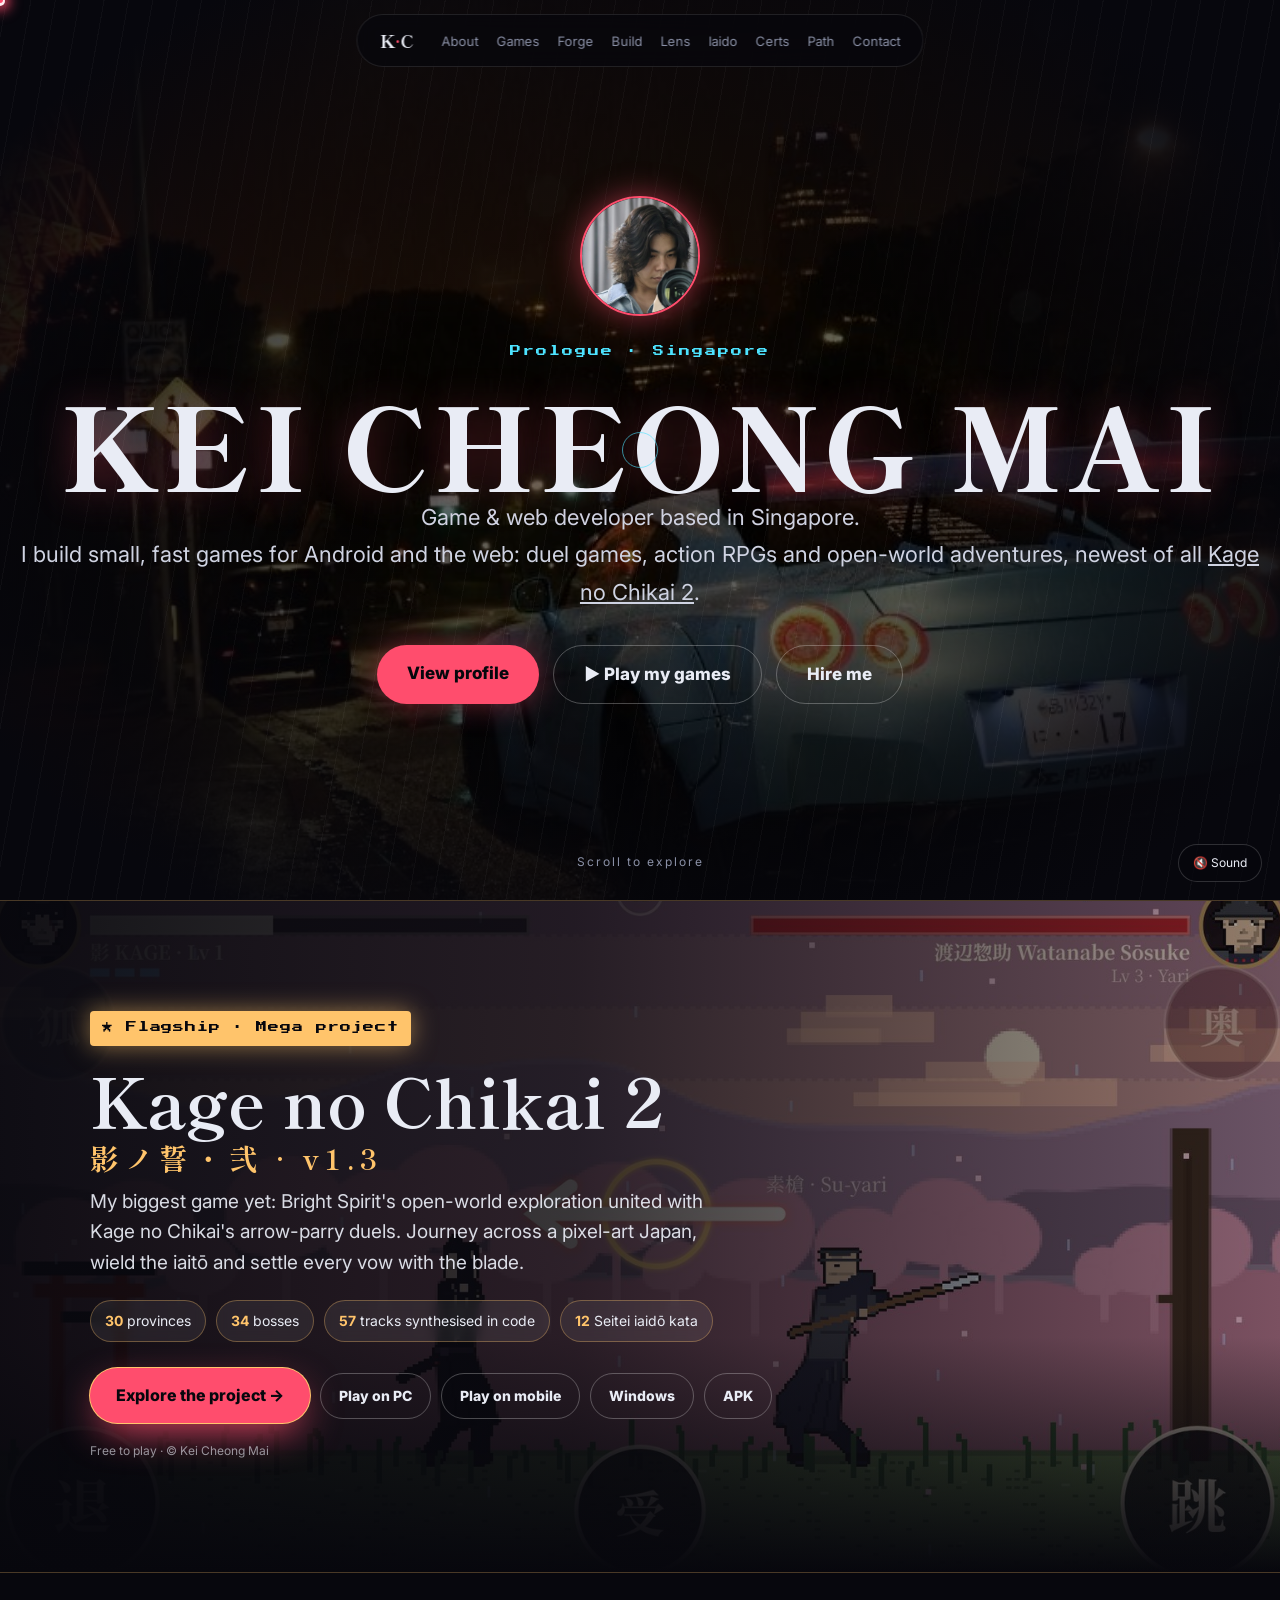
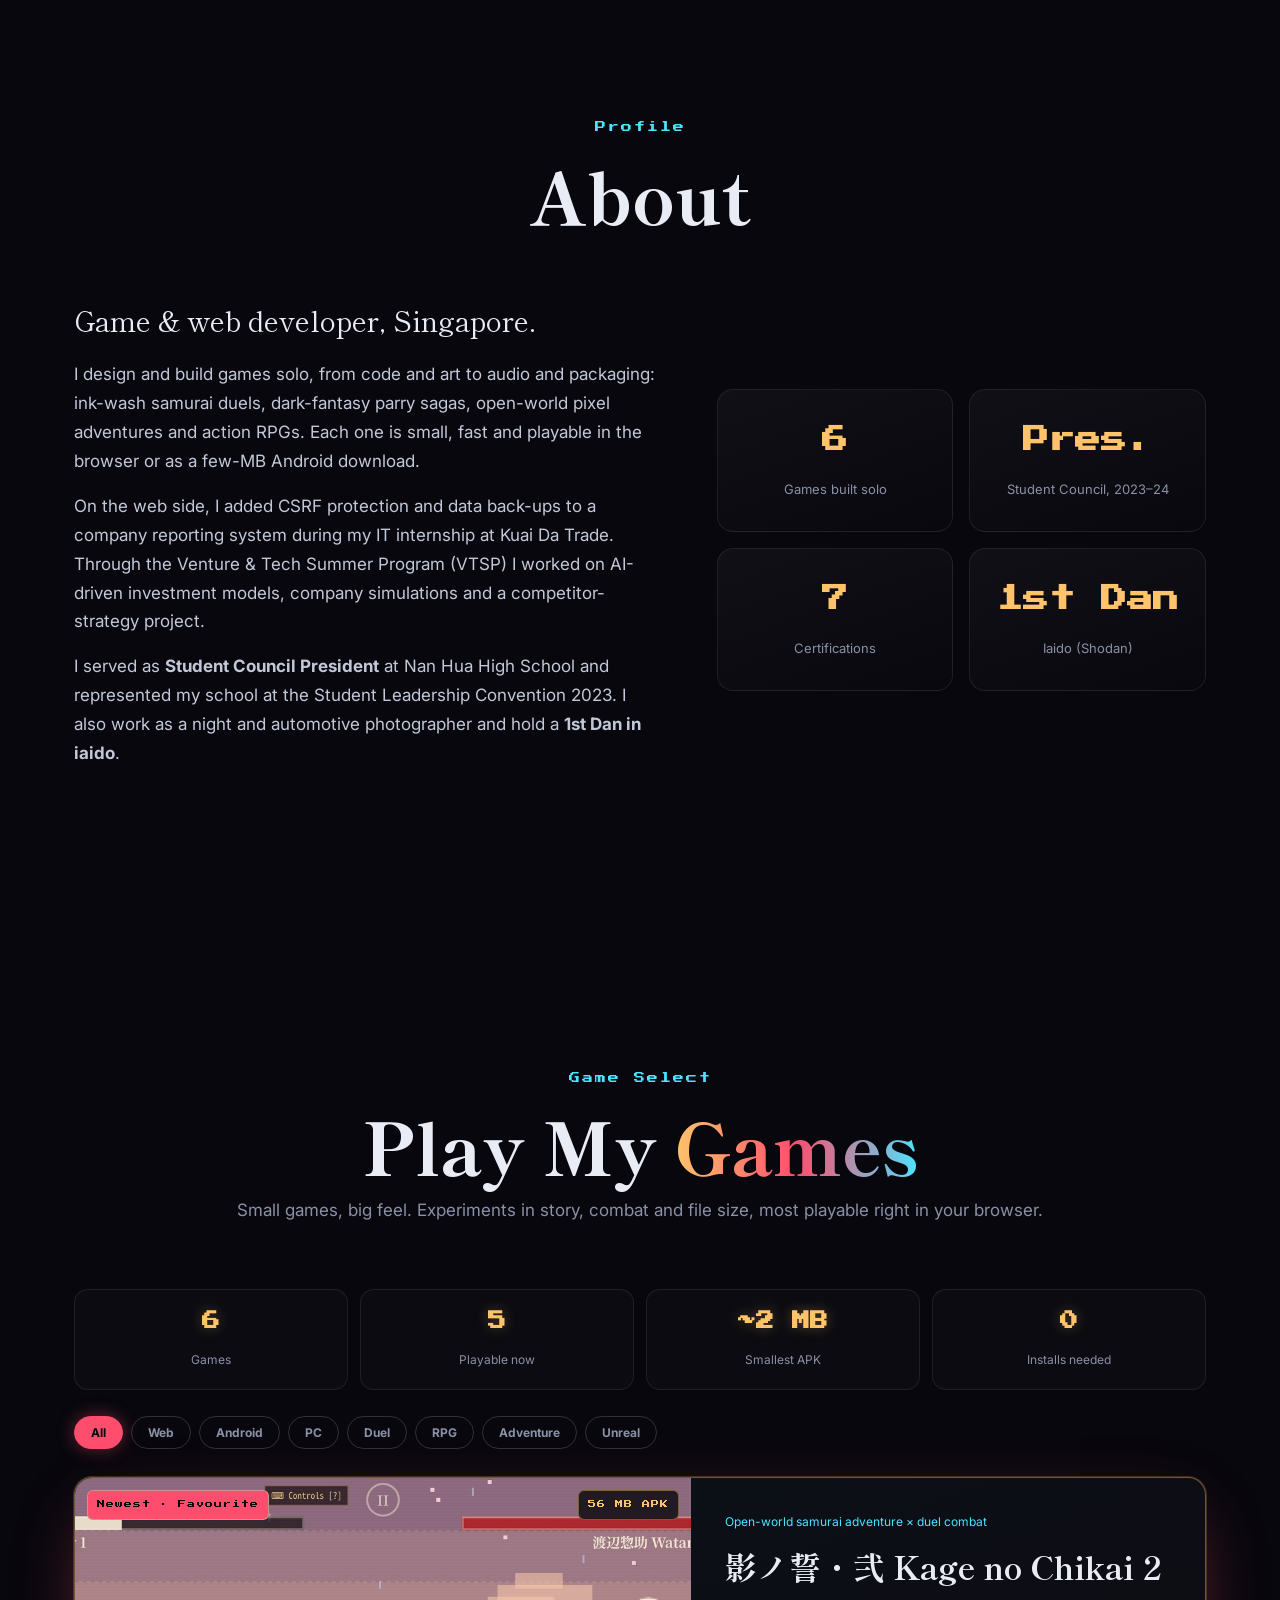
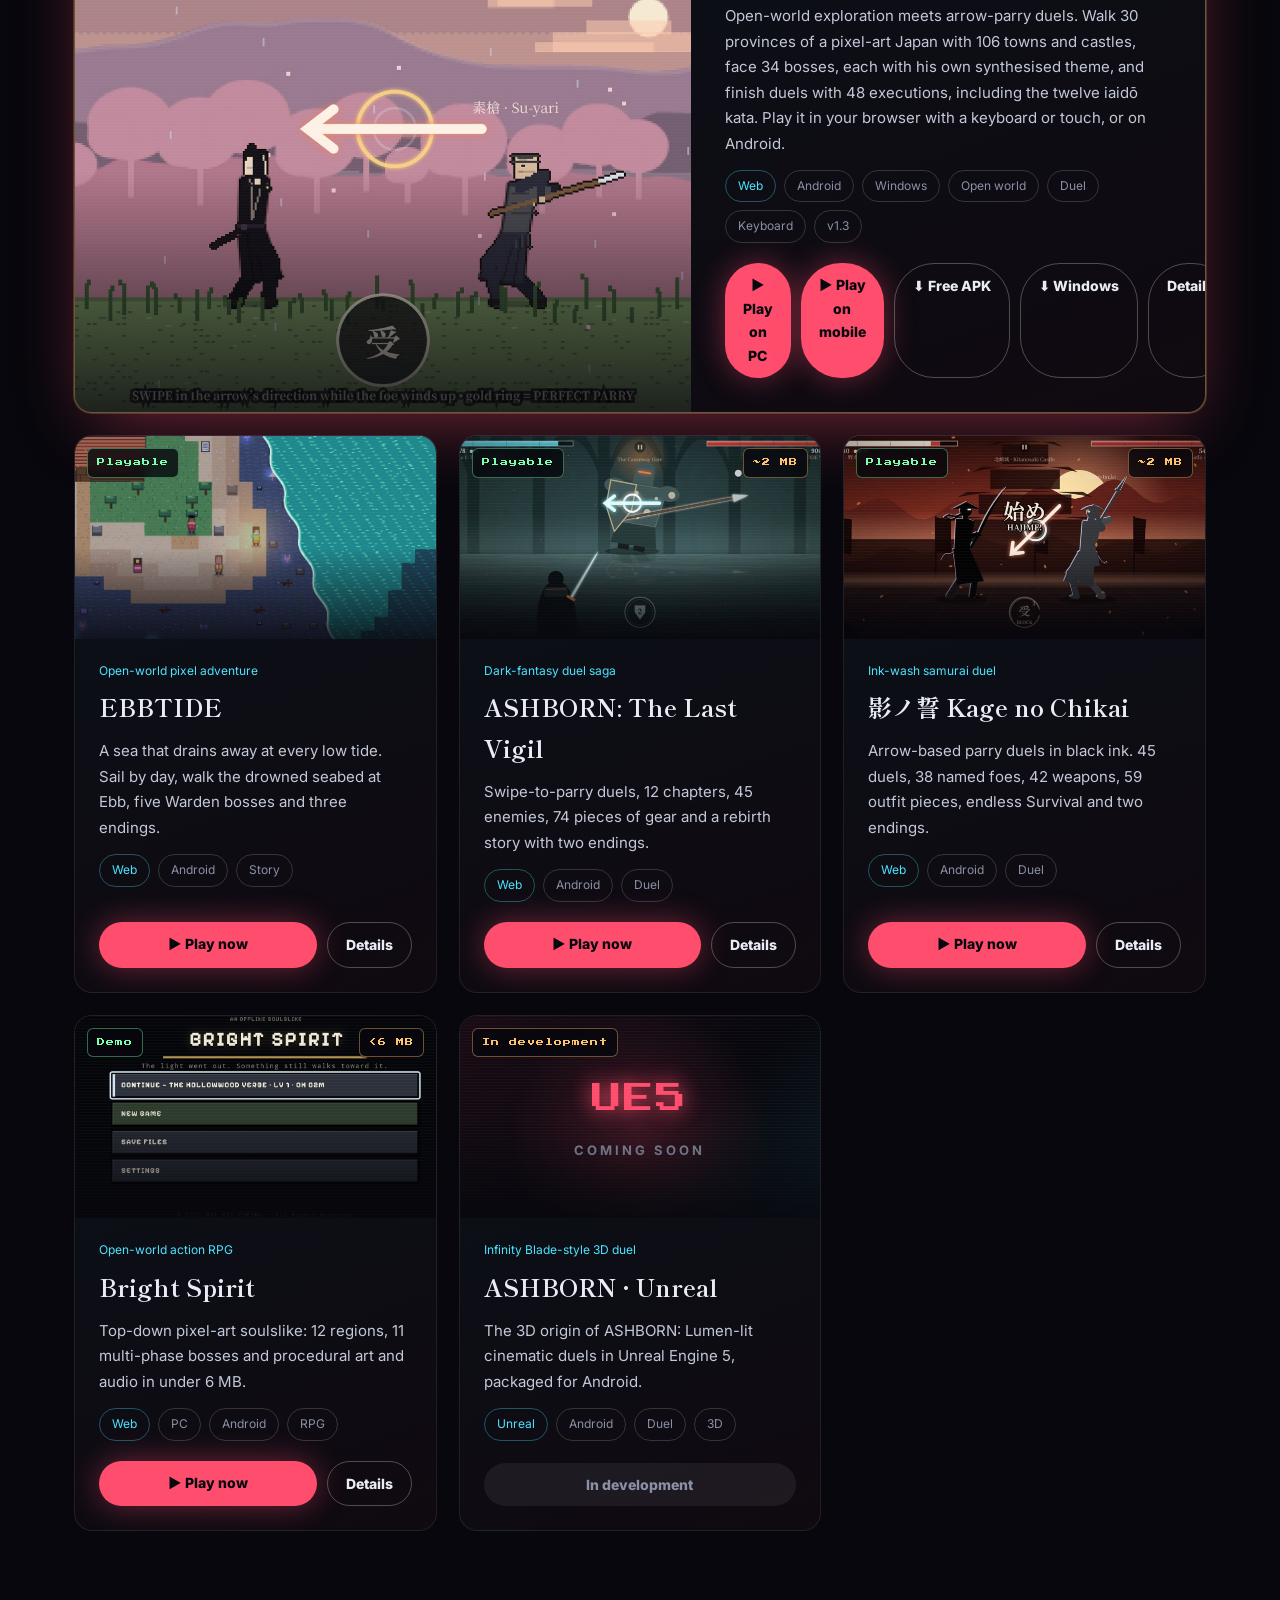
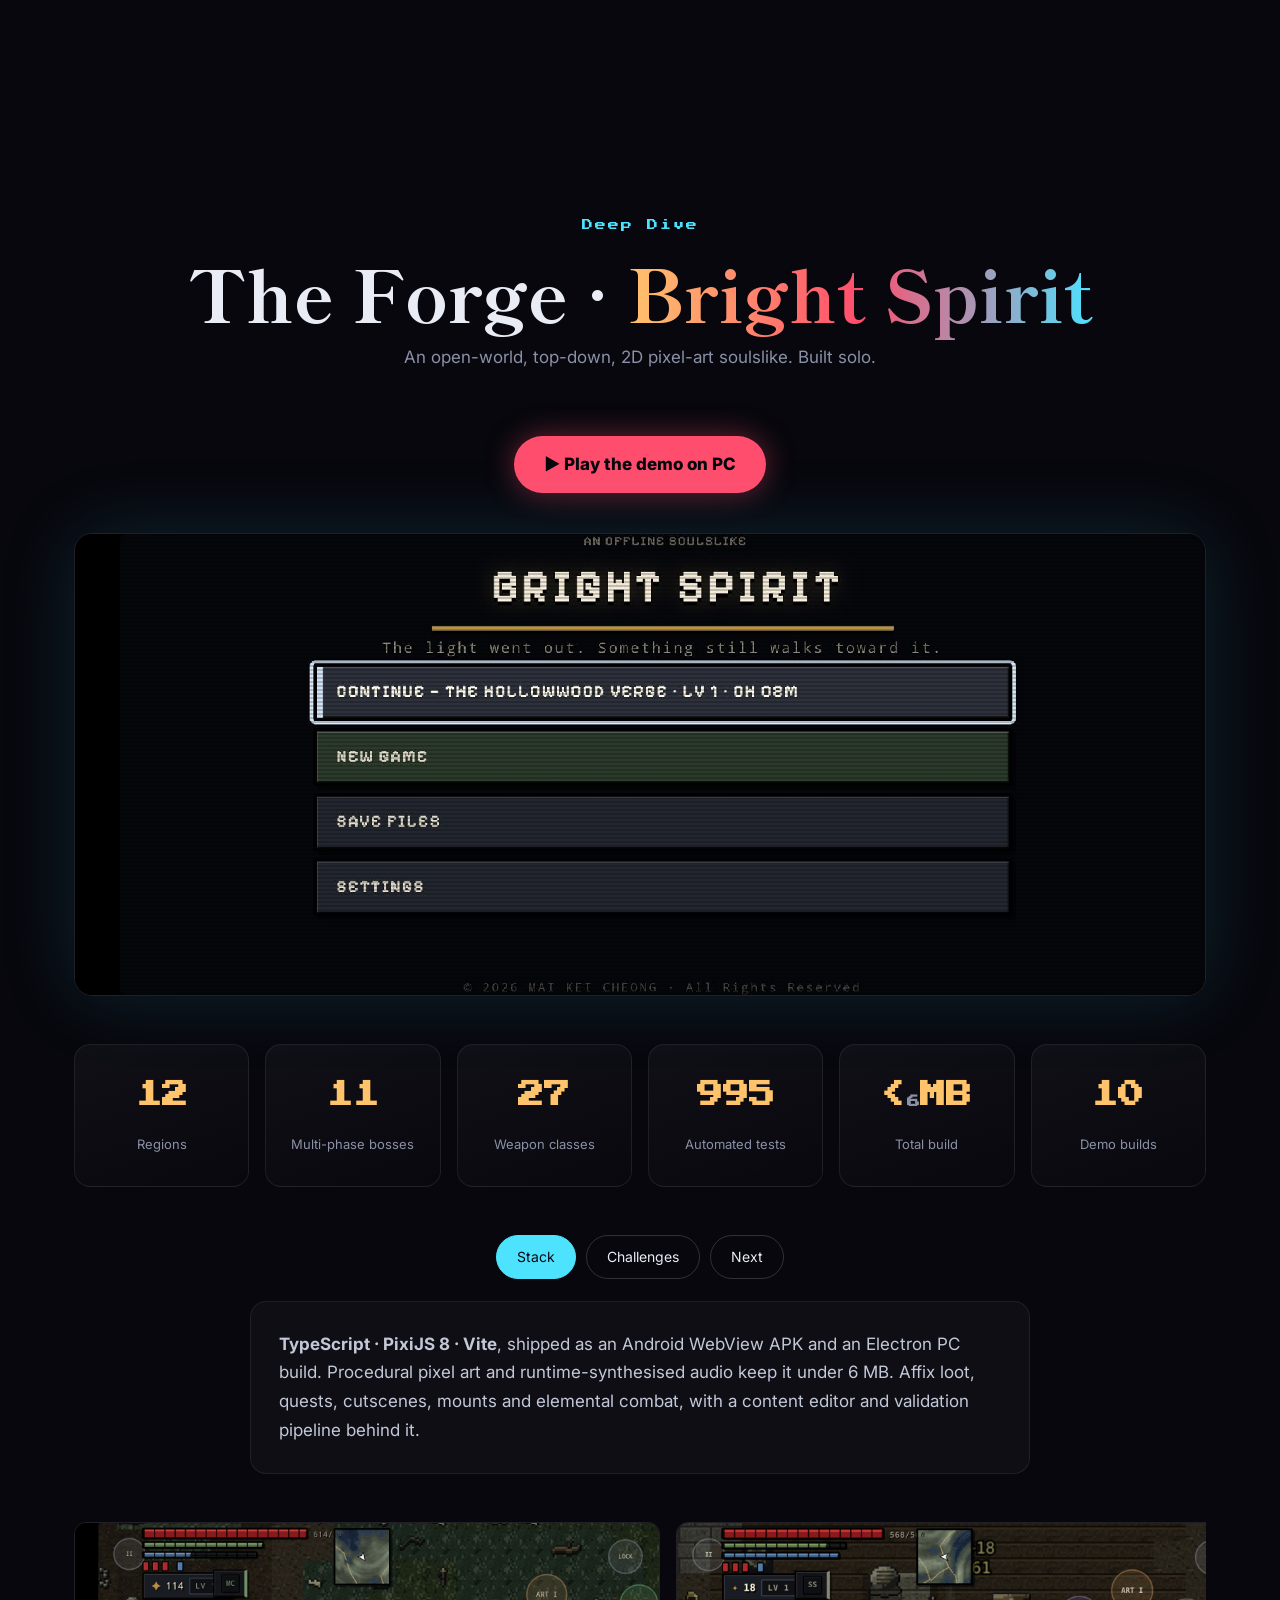
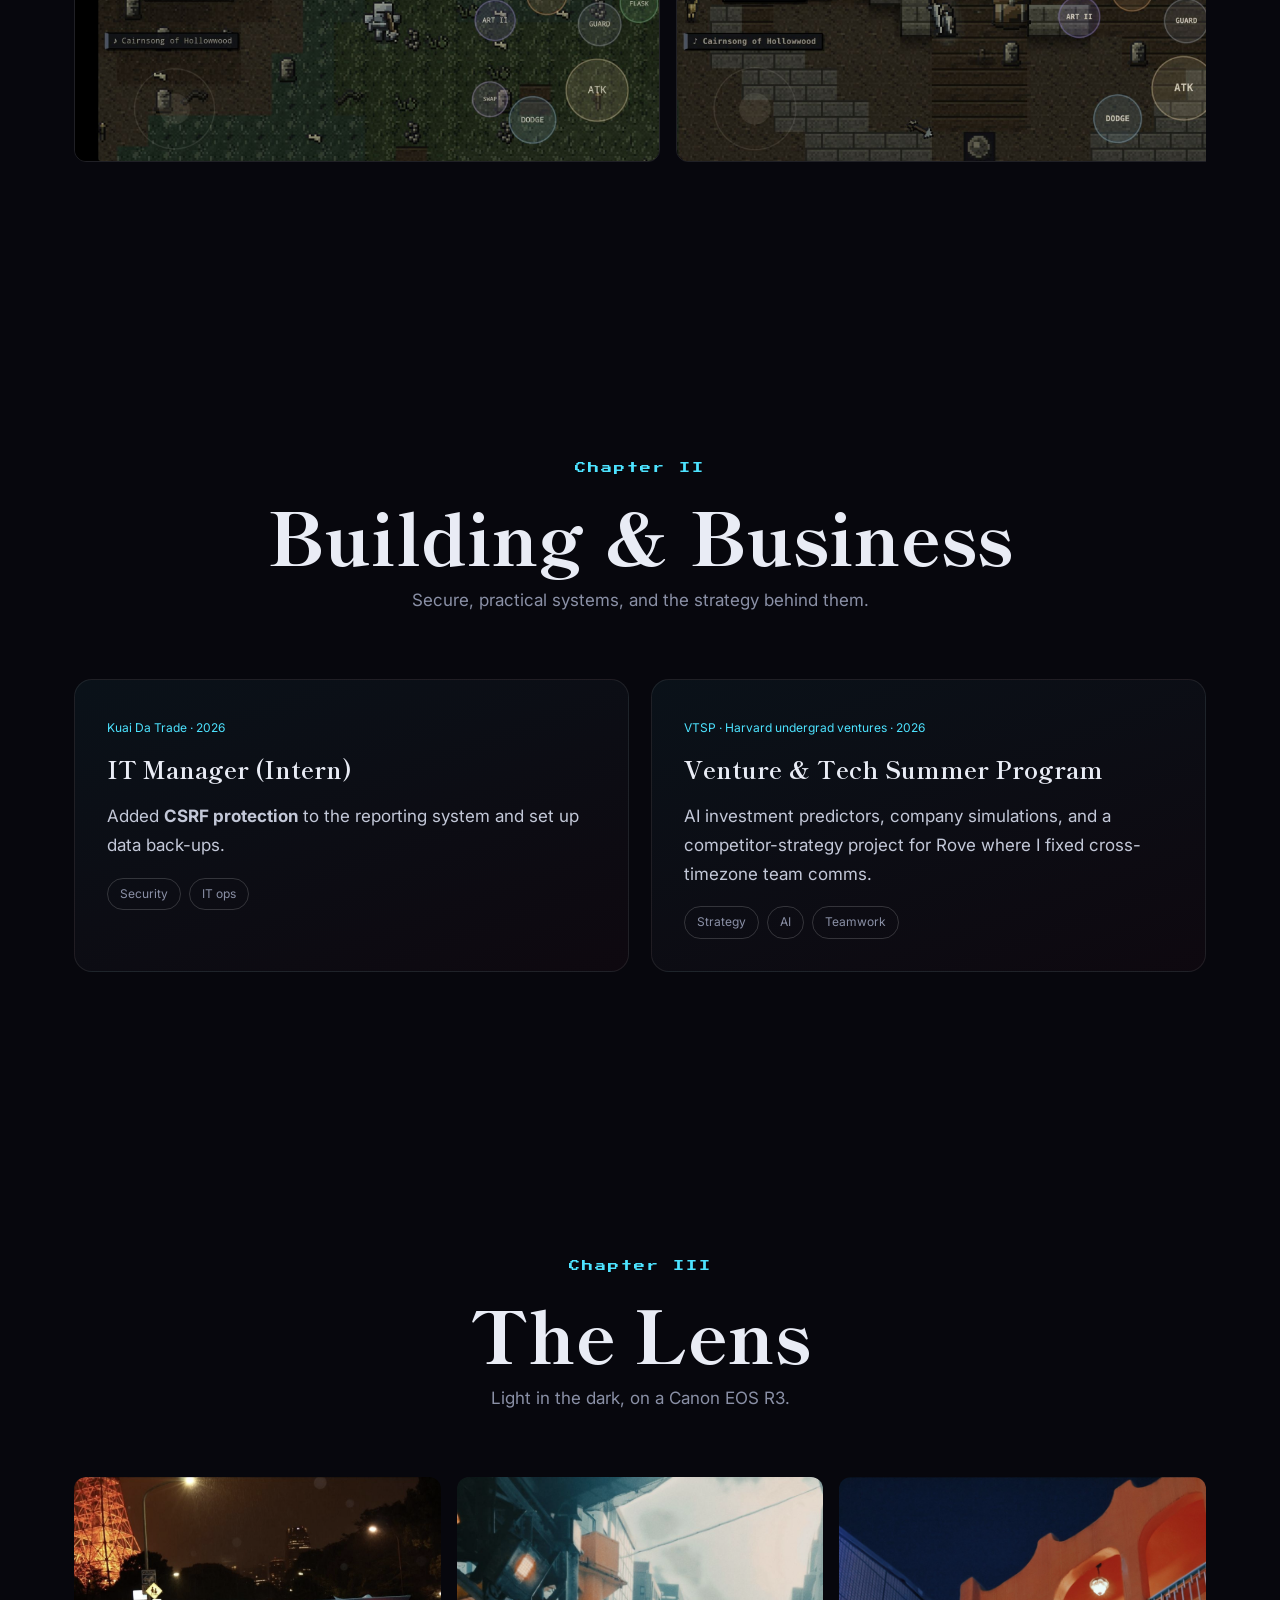
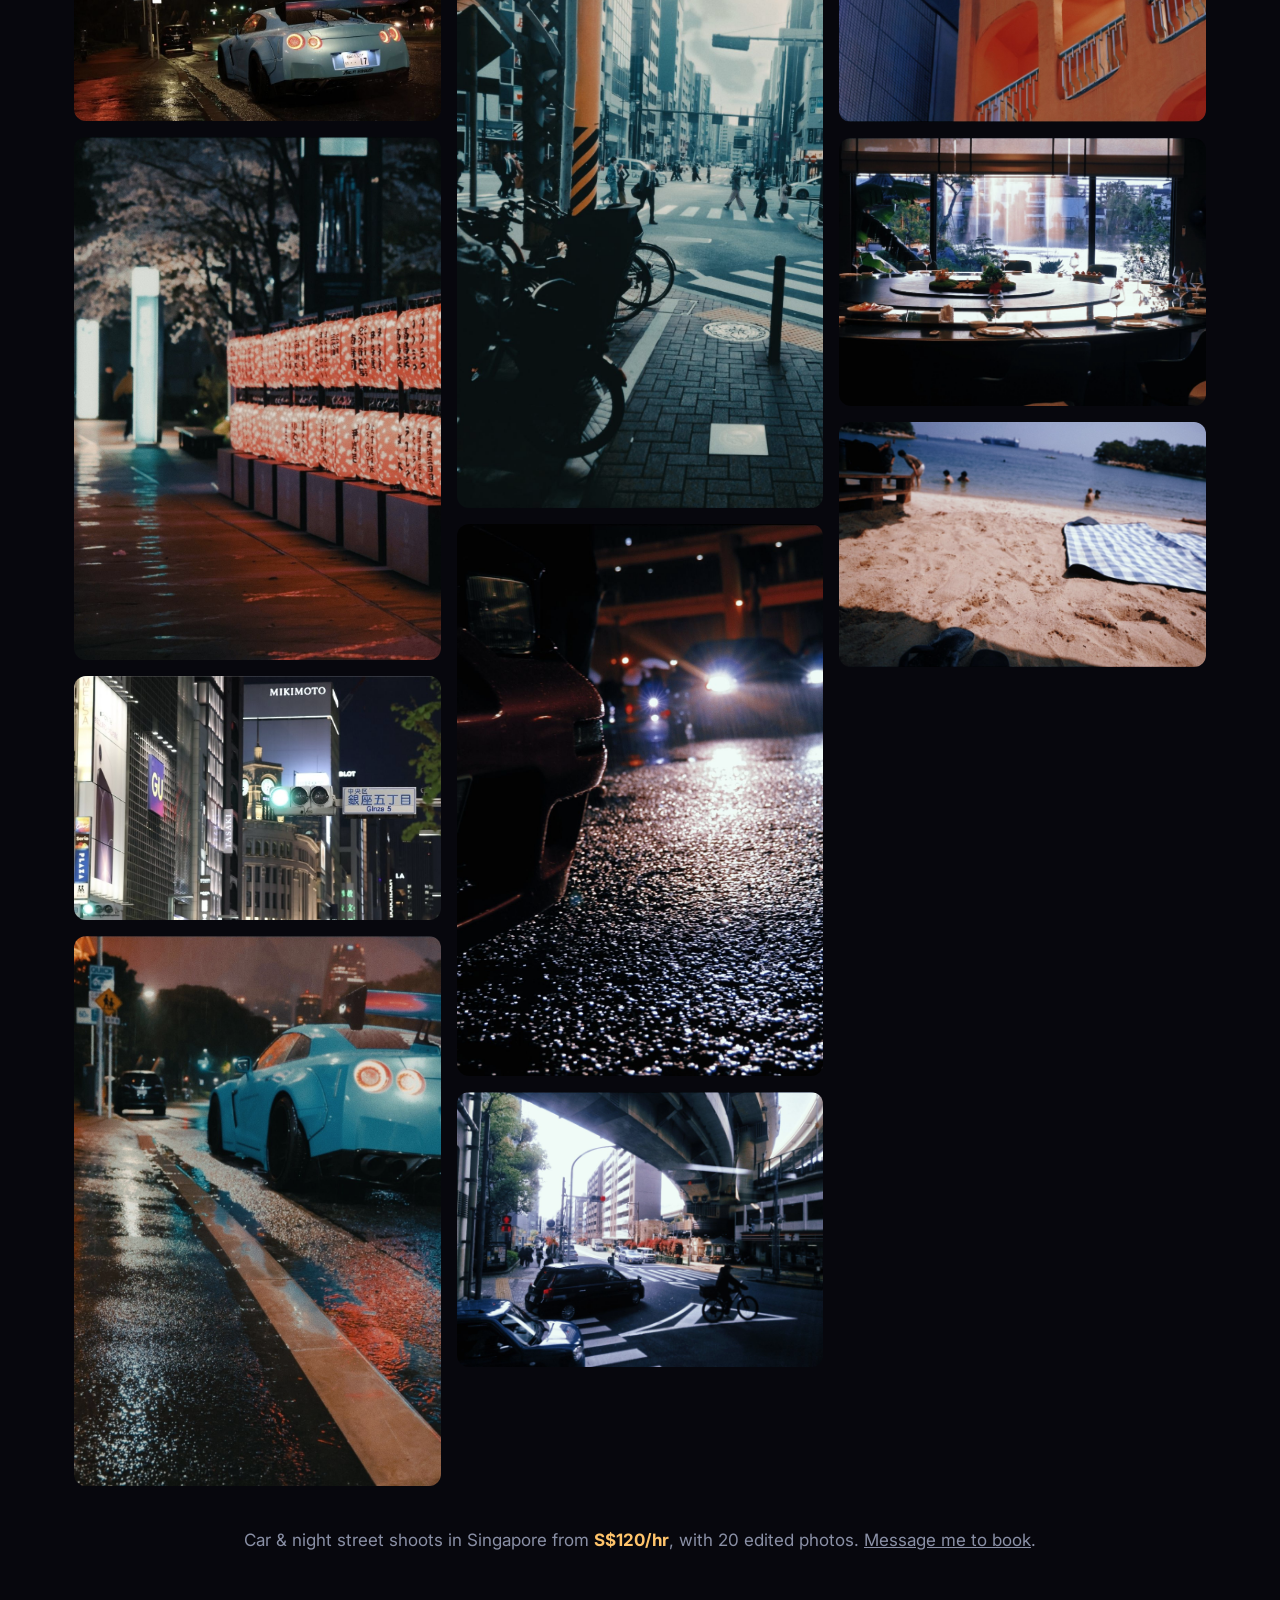
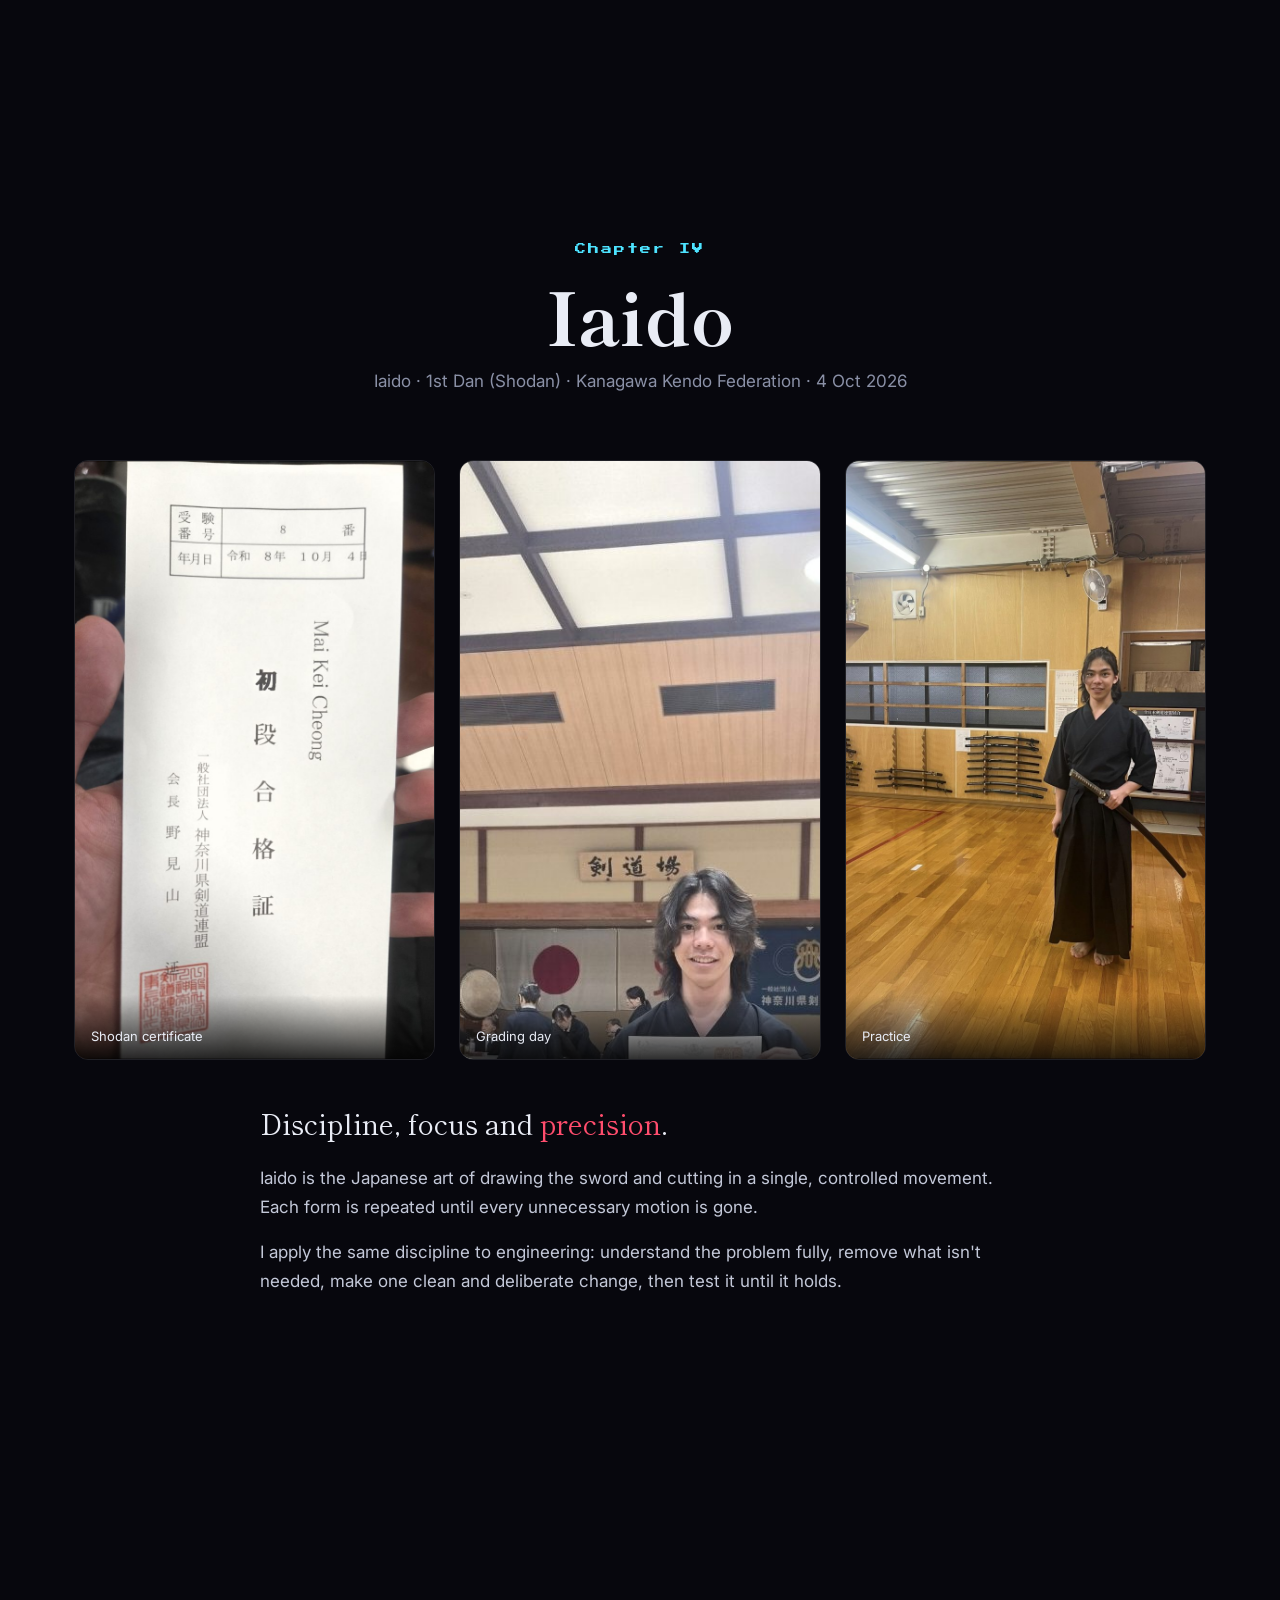
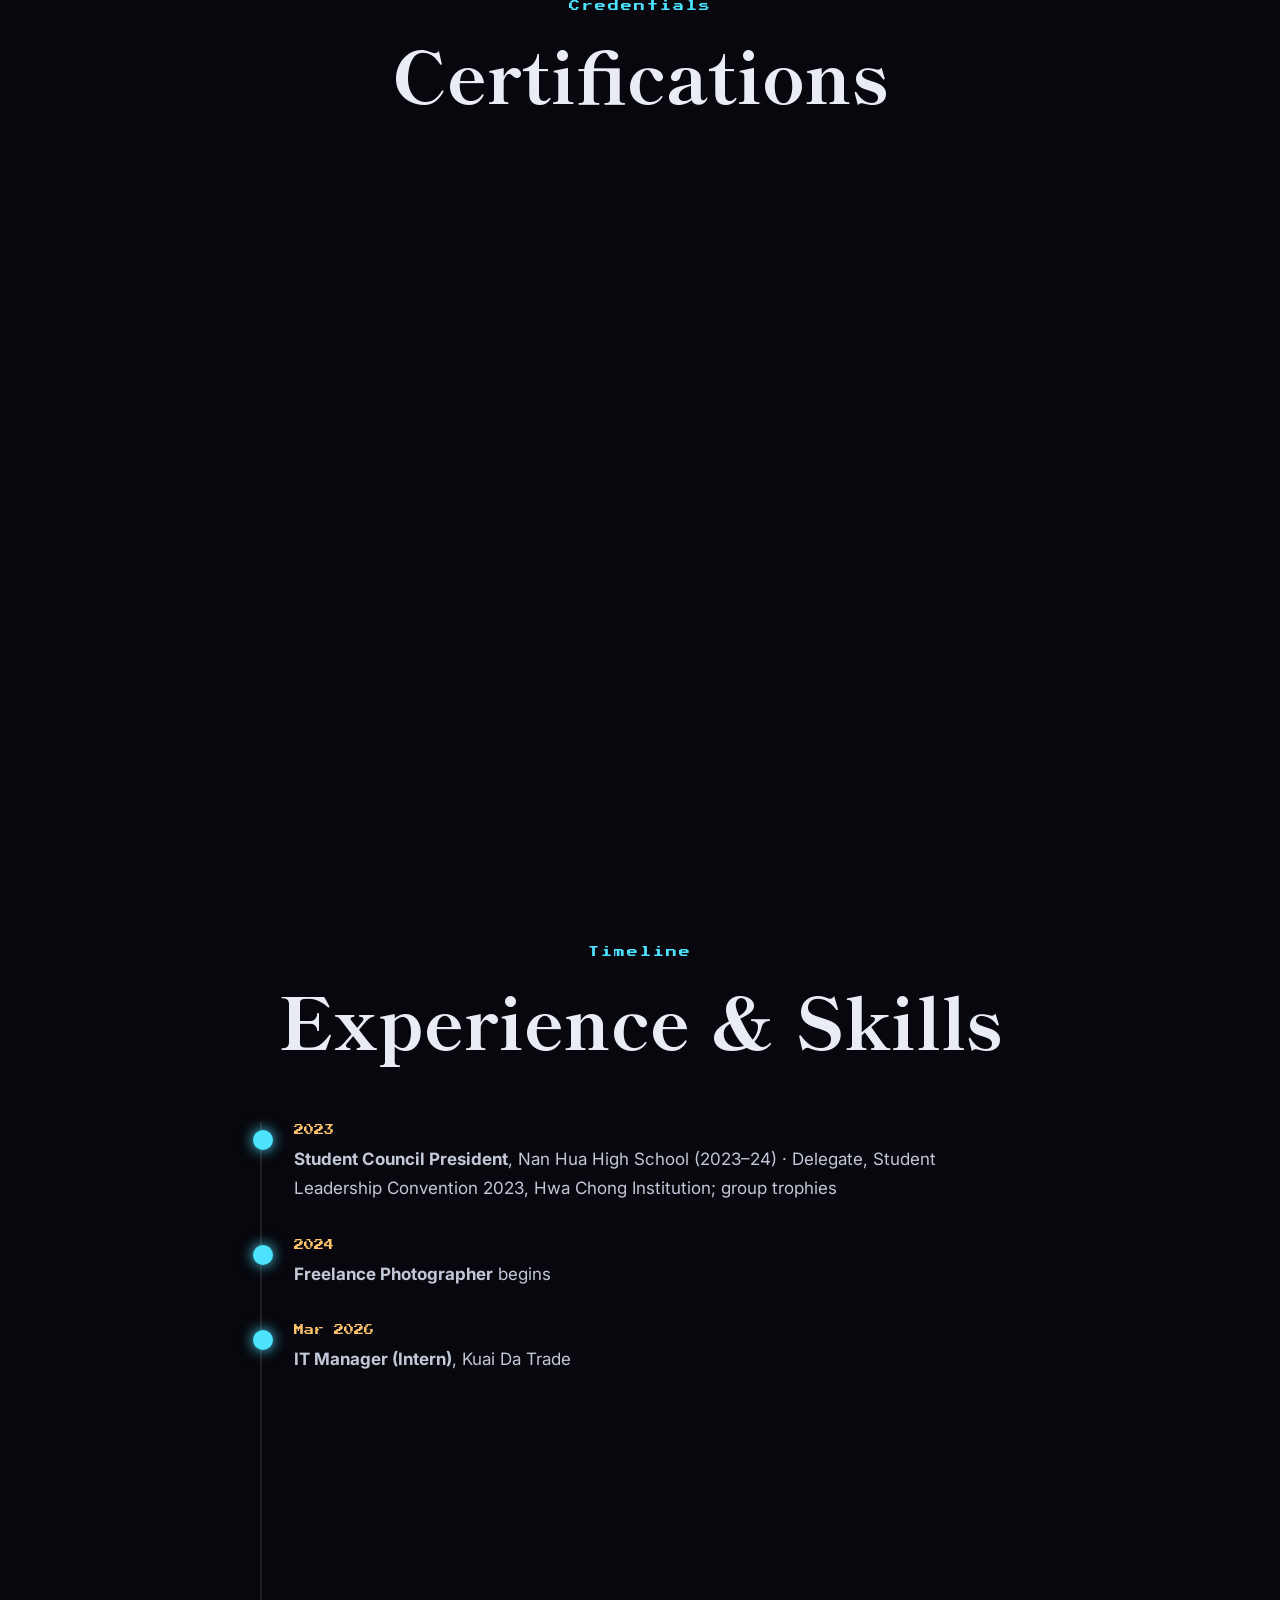
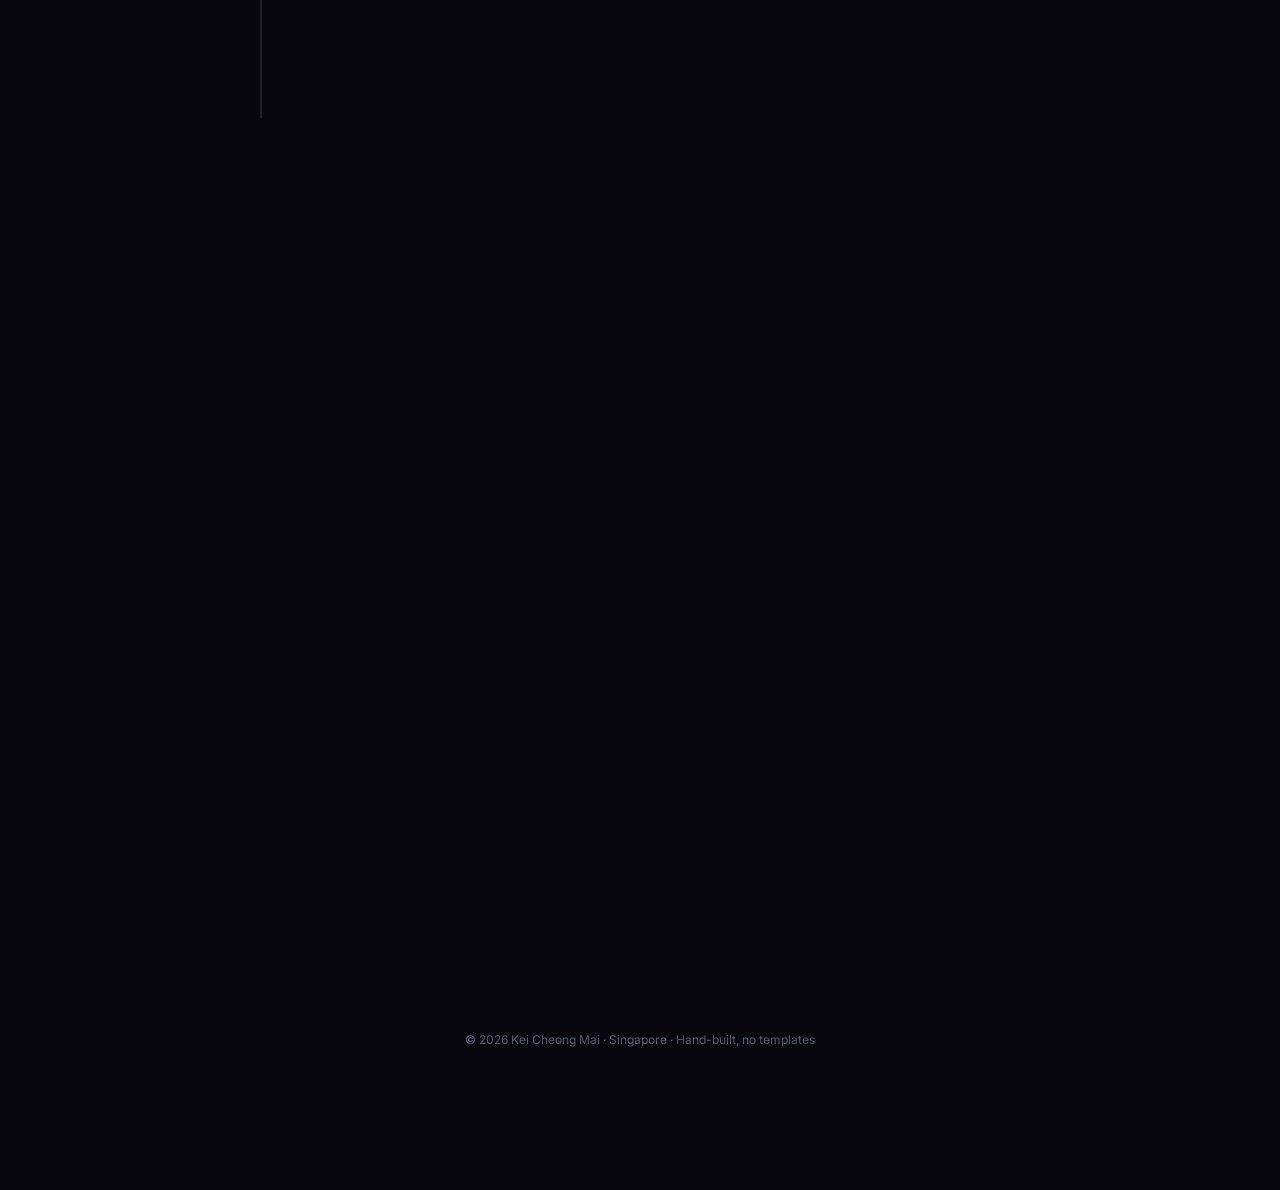
<file: index.html>
<!doctype html>
<html lang="en"><head>
<meta charset="utf-8"><meta name="viewport" content="width=device-width,initial-scale=1">
<title>Kei Cheong Mai · Game &amp; Web Developer</title>
<meta name="description" content="Kei Cheong Mai: game and web developer building duel games, action RPGs and open-world adventures for Android and the web; night and automotive photographer, iaido 1st Dan. Singapore.">
<meta property="og:title" content="Kei Cheong Mai · Game &amp; Web Developer"><meta property="og:description" content="Small, fast games for Android and the web: duel games, action RPGs and more. Play them in your browser."><meta property="og:image" content="img/portrait-main.jpg">
<link rel="preconnect" href="https://fonts.googleapis.com"><link href="https://fonts.googleapis.com/css2?family=Press+Start+2P&family=Shippori+Mincho:wght@600;800&family=Inter:wght@300;400;600;800&display=swap" rel="stylesheet">
<link rel="stylesheet" href="style.css">
<style>
.ggrid .gcard.featured{grid-column:1/-1;display:grid;grid-template-columns:1.35fr 1fr;border-color:#ffc46b66;box-shadow:0 0 0 1px #ffc46b33,0 24px 70px -20px #ff4d6d77}
.ggrid .gcard.featured .media{aspect-ratio:auto;min-height:100%}
.ggrid .gcard.featured .body{justify-content:center;padding:34px}
.ggrid .gcard.featured h3{font-size:32px}
.ggrid .gcard.featured .badge.status{background:var(--neon,#ff4d6d);color:#07070d}
@media(max-width:860px){.ggrid .gcard.featured{grid-template-columns:1fr}.ggrid .gcard.featured .media{aspect-ratio:16/9}.ggrid .gcard.featured h3{font-size:24px}}
.flagship{position:relative;overflow:hidden;padding:clamp(56px,9vw,110px) clamp(18px,6vw,80px);border-top:1px solid #ffc46b44;border-bottom:1px solid #ffc46b44;isolation:isolate}
.flagship .fs-bg{position:absolute;inset:0;background:url(kage-no-chikai-2/img/v13-duel-arrow.jpg) center/cover no-repeat;z-index:-2;transform:scale(1.04)}
.flagship:after{content:"";position:absolute;inset:0;z-index:-1;background:linear-gradient(90deg,#07070df2 0%,#07070dcc 45%,#07070d55 100%),linear-gradient(0deg,#07070d 0%,transparent 35%)}
.flagship .fs-inner{max-width:1100px;margin:0 auto}
.flagship .fs-label{display:inline-block;font-size:11px;letter-spacing:.08em;color:#07070d;background:#ffc46b;padding:8px 12px;border-radius:4px;box-shadow:0 0 24px #ffc46b88}
.flagship h2{font-family:"Shippori Mincho",serif;font-size:clamp(34px,6vw,68px);line-height:1.05;margin:18px 0 6px}
.flagship h2 small{display:block;font-size:.42em;color:#ffc46b;letter-spacing:.2em;margin-top:8px}
.flagship .fs-pitch{max-width:640px;font-size:clamp(16px,1.8vw,19px);line-height:1.6;opacity:.92;margin:14px 0 22px}
.flagship .fs-stats{display:flex;flex-wrap:wrap;gap:10px;margin-bottom:26px}
.flagship .fs-stats span{background:#ffffff12;border:1px solid #ffc46b55;border-radius:999px;padding:8px 14px;font-size:14px;backdrop-filter:blur(6px)}
.flagship .fs-stats b{color:#ffc46b;margin-right:4px}
.flagship .fs-cta{display:flex;flex-wrap:wrap;gap:10px;align-items:center}
.flagship .fs-cta .btn.primary{font-size:16px;padding:14px 26px;box-shadow:0 0 0 1px #ffc46b,0 14px 40px -10px #ff4d6d}
.flagship .fs-copy{margin-top:18px;font-size:12px;opacity:.6}
@media(max-width:640px){.flagship:after{background:linear-gradient(0deg,#07070d 10%,#07070dd9 60%,#07070d99)}.flagship .fs-cta .btn{flex:1 1 calc(50% - 10px);text-align:center}.flagship .fs-cta .btn.primary{flex-basis:100%}}
.clickbox{cursor:pointer;transition:box-shadow .25s,filter .25s}.clickbox:hover{filter:brightness(1.06);box-shadow:0 0 0 1px #ffc46b88,0 18px 50px -18px #ffc46b66}.clickbox:focus-visible{outline:2px solid #ffc46b;outline-offset:3px}</style>
</head><body>
<canvas id="fx"></canvas>
<div id="cursor"><span class="dot"></span><span class="ring"></span></div>
<div id="progress"><span></span><i id="flame"></i></div>
<nav id="nav"><a href="#top" class="logo">K<span>·</span>C</a>
 <ol><li><a href="#about">About</a></li><li><a href="#games">Games</a></li><li><a href="#ch1">Forge</a></li><li><a href="#ch2">Build</a></li><li><a href="#ch3">Lens</a></li><li><a href="#ch4">Iaido</a></li><li><a href="#certs">Certs</a></li><li><a href="#path">Path</a></li><li><a href="#contact">Contact</a></li></ol></nav>

<header id="top" class="hero">
 <div class="rain" aria-hidden="true"></div>
 <div class="hero-bg" style="background-image:url(img/photo-gtr-tokyo-tower.jpg)"></div>
 <div class="hero-inner">
  <img class="portrait" src="img/portrait-main.jpg" alt="Kei Cheong Mai behind his camera">
  <p class="kicker pixel">Prologue · Singapore</p>
  <h1 class="glitch" data-text="KEI CHEONG MAI">KEI CHEONG MAI</h1>
  <p class="lead">Game &amp; web developer based in Singapore.<br>I build small, fast games for Android and the web: duel games, action RPGs and open-world adventures, newest of all <a href="kage-no-chikai-2/" style="color:inherit">Kage no Chikai 2</a>.</p>
  <div class="cta"><a class="btn mag" href="#about">View profile</a><a class="btn ghost mag" href="#games">▶ Play my games</a><a class="btn ghost mag" href="#contact">Hire me</a></div>
 </div>
 <p class="hint">Scroll to explore</p>
</header>

<section id="flagship" class="flagship clickbox" data-href="kage-no-chikai-2/" tabindex="0" role="link" aria-label="Flagship project: Kage no Chikai 2">
 <div class="fs-bg" aria-hidden="true"></div>
 <div class="fs-inner reveal">
  <span class="fs-label pixel">&#9733; Flagship &middot; Mega project</span>
  <h2>Kage no Chikai 2<small>&#24433;&#12494;&#35475;&#12539;&#24336; &middot; v1.3</small></h2>
  <p class="fs-pitch">My biggest game yet: Bright Spirit's open-world exploration united with Kage no Chikai's arrow-parry duels. Journey across a pixel-art Japan, wield the iait&#333; and settle every vow with the blade.</p>
  <div class="fs-stats"><span><b>30</b>provinces</span><span><b>34</b>bosses</span><span><b>57</b>tracks synthesised in code</span><span><b>12</b>Seitei iaid&#333; kata</span></div>
  <div class="fs-cta"><a class="btn mag primary" href="kage-no-chikai-2/">Explore the project &rarr;</a><a class="btn sm ghost" href="kage-no-chikai-2/play/?mode=pc">Play on PC</a><a class="btn sm ghost" href="kage-no-chikai-2/play/?mode=mobile">Play on mobile</a><a class="btn sm ghost" href="kage-no-chikai-2/KageNoChikai2-v1.3-win64.zip" download>Windows</a><a class="btn sm ghost" href="kage-no-chikai-2/KageNoChikai2-v1.3.apk" download>APK</a></div>
  <p class="fs-copy">Free to play &middot; &copy; Kei Cheong Mai</p>
 </div>
</section>


<section id="about" class="chapter">
 <div class="chap-head reveal"><span class="pixel">Profile</span><h2>About</h2></div>
 <div class="split">
  <div class="reveal"><p class="big">Game &amp; web developer, Singapore.</p>
   <p>I design and build games solo, from code and art to audio and packaging: ink-wash samurai duels, dark-fantasy parry sagas, open-world pixel adventures and action RPGs. Each one is small, fast and playable in the browser or as a few-MB Android download.</p>
   <p>On the web side, I added CSRF protection and data back-ups to a company reporting system during my IT internship at Kuai Da Trade. Through the Venture &amp; Tech Summer Program (VTSP) I worked on AI-driven investment models, company simulations and a competitor-strategy project.</p>
   <p>I served as <b>Student Council President</b> at Nan Hua High School and represented my school at the Student Leadership Convention 2023. I also work as a night and automotive photographer and hold a <b>1st Dan in iaido</b>.</p></div>
  <div class="stat-grid reveal">
   <div class="stat tilt"><b data-count="6">0</b><span>Games built solo</span></div>
   <div class="stat tilt"><b>Pres.</b><span>Student Council, 2023–24</span></div>
   <div class="stat tilt"><b data-count="7">0</b><span>Certifications</span></div>
   <div class="stat tilt"><b>1st Dan</b><span>Iaido (Shodan)</span></div>
  </div>
 </div>
</section>

<section id="games" class="chapter">
 <div class="chap-head reveal"><span class="pixel">Game Select</span><h2>Play My <span class="bs">Games</span></h2><p>Small games, big feel. Experiments in story, combat and file size, most playable right in your browser.</p></div>
 <div class="gstats reveal"><div><b>6</b><span>Games</span></div><div><b>5</b><span>Playable now</span></div><div><b>~2 MB</b><span>Smallest APK</span></div><div><b>0</b><span>Installs needed</span></div></div>
 <div class="filters reveal" role="group" aria-label="Filter games"><button class="on" data-f="all">All</button><button data-f="web">Web</button><button data-f="android">Android</button><button data-f="pc">PC</button><button data-f="duel">Duel</button><button data-f="rpg">RPG</button><button data-f="adventure">Adventure</button><button data-f="unreal">Unreal</button></div>
 <div class="ggrid">
  <article class="gcard tilt reveal featured clickbox" data-href="kage-no-chikai-2/" tabindex="0" role="link" aria-label="Kage no Chikai 2 showcase" data-f="web android duel adventure rpg"><div class="media"><img src="kage-no-chikai-2/img/v13-duel-arrow.jpg" alt="Kage no Chikai 2 duel with the glowing parry arrow" loading="lazy"><span class="badge status">Newest · Favourite</span><span class="badge size">56 MB APK</span></div>
   <div class="body"><span class="tag">Open-world samurai adventure × duel combat</span><h3>影ノ誓・弐 Kage no Chikai 2</h3><p>Open-world exploration meets arrow-parry duels. Walk 30 provinces of a pixel-art Japan with 106 towns and castles, face 34 bosses, each with his own synthesised theme, and finish duels with 48 executions, including the twelve iaidō kata. Play it in your browser with a keyboard or touch, or on Android.</p><div class="chips"><i>Web</i><i>Android</i><i>Windows</i><i>Open world</i><i>Duel</i><i>Keyboard</i><i>v1.3</i></div><div class="gbtns"><a class="btn sm" href="kage-no-chikai-2/play/?mode=pc">▶ Play on PC</a><a class="btn sm" href="kage-no-chikai-2/play/?mode=mobile">▶ Play on mobile</a><a class="btn sm ghost" href="kage-no-chikai-2/KageNoChikai2-v1.3.apk" download>⬇ Free APK</a><a class="btn sm ghost" href="kage-no-chikai-2/KageNoChikai2-v1.3-win64.zip" download>⬇ Windows</a><a class="btn sm ghost" href="kage-no-chikai-2/">Details</a></div></div></article>
  <article class="gcard tilt reveal" data-f="web android adventure"><div class="media"><img src="img/proj-ebbtide.jpg" alt="EBBTIDE key art" loading="lazy"><span class="badge status">Playable</span></div>
   <div class="body"><span class="tag">Open-world pixel adventure</span><h3>EBBTIDE</h3><p>A sea that drains away at every low tide. Sail by day, walk the drowned seabed at Ebb, five Warden bosses and three endings.</p><div class="chips"><i>Web</i><i>Android</i><i>Story</i></div><div class="gbtns"><a class="btn sm" href="new-game/">▶ Play now</a><a class="btn sm ghost" href="new-game/">Details</a></div></div></article>
  <article class="gcard tilt reveal" data-f="web android duel"><div class="media"><img src="img/proj-ashborn-2d.jpg" alt="ASHBORN 2D parry duel" loading="lazy"><span class="badge status">Playable</span><span class="badge size">~2 MB</span></div>
   <div class="body"><span class="tag">Dark-fantasy duel saga</span><h3>ASHBORN: The Last Vigil</h3><p>Swipe-to-parry duels, 12 chapters, 45 enemies, 74 pieces of gear and a rebirth story with two endings.</p><div class="chips"><i>Web</i><i>Android</i><i>Duel</i></div><div class="gbtns"><a class="btn sm" href="ashborn-2d/play/">▶ Play now</a><a class="btn sm ghost" href="ashborn-2d/">Details</a></div></div></article>
  <article class="gcard tilt reveal" data-f="web android duel"><div class="media"><img src="img/proj-kage.jpg" alt="Kage no Chikai duel" loading="lazy"><span class="badge status">Playable</span><span class="badge size">~2 MB</span></div>
   <div class="body"><span class="tag">Ink-wash samurai duel</span><h3>影ノ誓 Kage no Chikai</h3><p>Arrow-based parry duels in black ink. 45 duels, 38 named foes, 42 weapons, 59 outfit pieces, endless Survival and two endings.</p><div class="chips"><i>Web</i><i>Android</i><i>Duel</i></div><div class="gbtns"><a class="btn sm" href="kage-no-chikai/play/">▶ Play now</a><a class="btn sm ghost" href="kage-no-chikai/">Details</a></div></div></article>
  <article class="gcard tilt reveal" data-f="web android pc rpg"><div class="media"><img src="img/game-title.jpg" alt="Bright Spirit title screen" loading="lazy"><span class="badge status">Demo</span><span class="badge size">&lt;6 MB</span></div>
   <div class="body"><span class="tag">Open-world action RPG</span><h3>Bright Spirit</h3><p>Top-down pixel-art soulslike: 12 regions, 11 multi-phase bosses and procedural art and audio in under 6 MB.</p><div class="chips"><i>Web</i><i>PC</i><i>Android</i><i>RPG</i></div><div class="gbtns"><a class="btn sm" href="play/?demo">▶ Play now</a><a class="btn sm ghost" href="#ch1">Details</a></div></div></article>
  <article class="gcard tilt reveal wip" data-f="android duel unreal"><div class="media"><div class="ph"><span class="pixel">UE5</span><b>Coming soon</b></div><span class="badge status">In development</span></div>
   <div class="body"><span class="tag">Infinity Blade-style 3D duel</span><h3>ASHBORN · Unreal</h3><p>The 3D origin of ASHBORN: Lumen-lit cinematic duels in Unreal Engine 5, packaged for Android.</p><div class="chips"><i>Unreal</i><i>Android</i><i>Duel</i><i>3D</i></div><div class="gbtns"><span class="btn sm off">In development</span></div></div></article>
 </div>
</section>

<section id="ch1" class="chapter forge">
 <div class="chap-head reveal"><span class="pixel">Deep Dive</span><h2>The Forge · <span class="bs">Bright Spirit</span></h2><p>An open-world, top-down, 2D pixel-art soulslike. Built solo.</p></div>
 <div class="cta reveal" style="margin:0 0 40px"><a class="btn mag" href="play/?demo">▶ Play the demo on PC</a></div>
 <div class="showcase reveal"><img src="img/game-title.jpg" alt="Bright Spirit title screen" loading="lazy"><div class="scan"></div></div>
 <div class="stat-grid wide reveal">
  <div class="stat tilt"><b data-count="12">0</b><span>Regions</span></div>
  <div class="stat tilt"><b data-count="11">0</b><span>Multi-phase bosses</span></div>
  <div class="stat tilt"><b data-count="27">0</b><span>Weapon classes</span></div>
  <div class="stat tilt"><b data-count="995">0</b><span>Automated tests</span></div>
  <div class="stat tilt"><b>&lt;<span data-count="6">0</span>MB</b><span>Total build</span></div>
  <div class="stat tilt"><b data-count="10">0</b><span>Demo builds</span></div>
 </div>
 <div class="tabs reveal">
  <div class="tab-btns"><button class="on" data-t="t1">Stack</button><button data-t="t2">Challenges</button><button data-t="t3">Next</button></div>
  <div id="t1" class="tab on"><p><b>TypeScript · PixiJS 8 · Vite</b>, shipped as an Android WebView APK and an Electron PC build. Procedural pixel art and runtime-synthesised audio keep it under 6 MB. Affix loot, quests, cutscenes, mounts and elemental combat, with a content editor and validation pipeline behind it.</p></div>
  <div id="t2" class="tab"><ul><li><b>Mobile readability</b>: reworked UI for small landscape screens.</li><li><b>Low-end performance</b>: chunk caching, particle budgets and baked shading.</li><li><b>Economy rebalance</b>: cut final-boss grind from 9.5 levels to 2–4 per boss.</li><li><b>Narrative</b>: restructured the story and added DLC hooks.</li></ul></div>
  <div id="t3" class="tab"><p>Google Play closed testing, then a sequel. <span class="pixel small">Loading…</span></p></div>
 </div>
 <div class="filmstrip reveal">
  <img src="img/game-gameplay.jpg" alt="Bright Spirit gameplay" loading="lazy">
  <img src="img/v3after-land-combat.jpg" alt="Combat" loading="lazy">
  <img src="img/v3after-land-walls.jpg" alt="Level walls" loading="lazy">
  <img src="img/v3after-land-hud.jpg" alt="In-game HUD" loading="lazy">
  <img src="img/v2after-desktop-walls.jpg" alt="Desktop build" loading="lazy">
 </div>
</section>


<section id="ch2" class="chapter">
 <div class="chap-head reveal"><span class="pixel">Chapter II</span><h2>Building &amp; Business</h2><p>Secure, practical systems, and the strategy behind them.</p></div>
 <div class="cards">
  <article class="card tilt reveal"><span class="tag">Kuai Da Trade · 2026</span><h3>IT Manager (Intern)</h3><p>Added <b>CSRF protection</b> to the reporting system and set up data back-ups.</p><div class="chips"><i>Security</i><i>IT ops</i></div></article>
  <article class="card tilt reveal"><span class="tag">VTSP · Harvard undergrad ventures · 2026</span><h3>Venture &amp; Tech Summer Program</h3><p>AI investment predictors, company simulations, and a competitor-strategy project for Rove where I fixed cross-timezone team comms.</p><div class="chips"><i>Strategy</i><i>AI</i><i>Teamwork</i></div></article>
 </div>
</section>

<section id="ch3" class="chapter lens">
 <div class="chap-head reveal"><span class="pixel">Chapter III</span><h2>The Lens</h2><p>Light in the dark, on a Canon EOS R3.</p></div>
 <div class="masonry">
  <figure class="reveal"><img src="img/photo-gtr-tokyo-tower.jpg" alt="GT-R by Tokyo Tower in the rain" loading="lazy"><figcaption>Tokyo Tower, rain</figcaption></figure>
  <figure class="reveal"><img src="img/photo-lanterns.jpg" alt="Lantern wall under cherry blossoms" loading="lazy"><figcaption>Lanterns &amp; sakura</figcaption></figure>
  <figure class="reveal"><img src="img/photo-ginza5.jpg" alt="Ginza 5 at night" loading="lazy"><figcaption>Ginza 5</figcaption></figure>
  <figure class="reveal"><img src="img/photo-gtr-rain.jpg" alt="GT-R low angle in rain" loading="lazy"><figcaption>Kerbside</figcaption></figure>
  <figure class="reveal"><img src="img/photo-tokyo-crossing.jpg" alt="Tokyo crossing" loading="lazy"><figcaption>Crossing</figcaption></figure>
  <figure class="reveal"><img src="img/photo-rainy-headlights.jpg" alt="Rainy headlights" loading="lazy"><figcaption>Headlights</figcaption></figure>
  <figure class="reveal"><img src="img/photo-expressway.jpg" alt="Expressway" loading="lazy"><figcaption>Expressway</figcaption></figure>
  <figure class="reveal"><img src="img/photo-orange-balcony.jpg" alt="Orange balcony" loading="lazy"><figcaption>Balcony</figcaption></figure>
  <figure class="reveal"><img src="img/photo-lakeside-dining.jpg" alt="Lakeside dining" loading="lazy"><figcaption>Lakeside</figcaption></figure>
  <figure class="reveal"><img src="img/photo-beach.jpg" alt="Beach" loading="lazy"><figcaption>Shoreline</figcaption></figure>
 </div>
 <p class="book reveal">Car &amp; night street shoots in Singapore from <b>S$120/hr</b>, with 20 edited photos. <a href="#contact">Message me to book</a>.</p>
</section>

<section id="ch4" class="chapter iaido">
 <div class="chap-head reveal"><span class="pixel">Chapter IV</span><h2>Iaido</h2><p>Iaido · 1st Dan (Shodan) · Kanagawa Kendo Federation · 4 Oct 2026</p></div>
 <div class="iaido-grid">
  <figure class="reveal tall"><img src="img/iaido-shodan-certificate.jpg" alt="Iaido Shodan certificate, Kanagawa Kendo Federation" loading="lazy"><figcaption>Shodan certificate</figcaption></figure>
  <figure class="reveal tall"><img src="img/iaido-grading-dojo.jpg" alt="Kei Cheong at the dojo on grading day" loading="lazy"><figcaption>Grading day</figcaption></figure>
  <figure class="reveal tall"><img src="img/iaido-with-katana.jpg" alt="Kei Cheong in hakama with katana" loading="lazy"><figcaption>Practice</figcaption></figure>
 </div>
 <div class="reveal iaido-text" style="max-width:760px;margin:40px auto 0"><p class="big">Discipline, focus and <em>precision</em>.</p>
  <p>Iaido is the Japanese art of drawing the sword and cutting in a single, controlled movement. Each form is repeated until every unnecessary motion is gone.</p>
  <p>I apply the same discipline to engineering: understand the problem fully, remove what isn't needed, make one clean and deliberate change, then test it until it holds.</p></div>
</section>

<section id="certs" class="chapter">
 <div class="chap-head reveal"><span class="pixel">Credentials</span><h2>Certifications</h2></div>
 <div class="cards certs">
 <article class="card cert tilt reveal" tabindex="0" role="button" aria-pressed="false" aria-label="VTSP Certificate of Completion: show certificate" data-cert="img/certs/vtsp.jpg"><div class="flip"><div class="face front"><span class="tag">Venture &amp; Tech Summer Program (VTSP)</span><h3>VTSP Certificate of Completion</h3><p>Sep 2026</p><span class="flip-hint">Tap to view certificate ↻</span></div><div class="face back"><div class="soon"><span class="pixel">Certificate</span><p>Certificate image coming soon</p></div></div></div></article>
 <article class="card cert tilt reveal" tabindex="0" role="button" aria-pressed="false" aria-label="AI for Industry: Foundations in AI: show certificate" data-cert="img/certs/aisg-foundations.jpg"><div class="flip"><div class="face front"><span class="tag">AI Singapore</span><h3>AI for Industry: Foundations in AI</h3><p>Jul 2026</p><span class="flip-hint">Tap to view certificate ↻</span></div><div class="face back"><div class="soon"><span class="pixel">Certificate</span><p>Certificate image coming soon</p></div></div></div></article>
 <article class="card cert tilt reveal" tabindex="0" role="button" aria-pressed="false" aria-label="AI for Industry: Literacy in AI: show certificate" data-cert="img/certs/aisg-literacy.jpg"><div class="flip"><div class="face front"><span class="tag">AI Singapore</span><h3>AI for Industry: Literacy in AI</h3><p>Jul 2026</p><span class="flip-hint">Tap to view certificate ↻</span></div><div class="face back"><div class="soon"><span class="pixel">Certificate</span><p>Certificate image coming soon</p></div></div></div></article>
 <article class="card cert tilt reveal" tabindex="0" role="button" aria-pressed="false" aria-label="Diploma in Digital Photography: show certificate" data-cert="img/certs/alison-photography.jpg"><div class="flip"><div class="face front"><span class="tag">Alison</span><h3>Diploma in Digital Photography</h3><p>Jun 2026</p><span class="flip-hint">Tap to view certificate ↻</span></div><div class="face back"><div class="soon"><span class="pixel">Certificate</span><p>Certificate image coming soon</p></div></div></div></article>
 <article class="card cert tilt reveal" tabindex="0" role="button" aria-pressed="false" aria-label="HR and AI Short Course: show certificate" data-cert="img/certs/oxford-hr-ai.jpg"><div class="flip"><div class="face front"><span class="tag">Oxford Home Study Centre</span><h3>HR and AI Short Course</h3><p>Jun 2026</p><span class="flip-hint">Tap to view certificate ↻</span></div><div class="face back"><div class="soon"><span class="pixel">Certificate</span><p>Certificate image coming soon</p></div></div></div></article>
 <article class="card cert tilt reveal" tabindex="0" role="button" aria-pressed="false" aria-label="AI Fluency: Framework & Foundations: show certificate" data-cert="img/certs/anthropic-ai-fluency.jpg"><div class="flip"><div class="face front"><span class="tag">Anthropic</span><h3>AI Fluency: Framework &amp; Foundations</h3><span class="flip-hint">Tap to view certificate ↻</span></div><div class="face back"><div class="soon"><span class="pixel">Certificate</span><p>Certificate image coming soon</p></div></div></div></article>
 <article class="card cert tilt reveal" tabindex="0" role="button" aria-pressed="false" aria-label="Iaido 1st Dan (Shodan): show certificate" data-cert="img/iaido-shodan-certificate.jpg"><div class="flip"><div class="face front"><span class="tag">Kanagawa Kendo Federation</span><h3>Iaido 1st Dan (Shodan)</h3><p>4 Oct 2026</p><span class="flip-hint">Tap to view certificate ↻</span></div><div class="face back"><div class="soon"><span class="pixel">Certificate</span><p>Certificate image coming soon</p></div></div></div></article>
 </div>
</section>

<section id="path" class="chapter">
 <div class="chap-head reveal"><span class="pixel">Timeline</span><h2>Experience &amp; Skills</h2></div>
 <ol class="timeline">
  <li class="reveal"><time>2023</time><b>Student Council President</b>, Nan Hua High School (2023–24) · Delegate, Student Leadership Convention 2023, Hwa Chong Institution; group trophies</li>
  <li class="reveal"><time>2024</time><b>Freelance Photographer</b> begins</li>
  <li class="reveal"><time>Mar 2026</time><b>IT Manager (Intern)</b>, Kuai Da Trade</li>
  <li class="reveal"><time>May 2026</time><b>Bright Spirit</b> development starts · VTSP begins</li>
  <li class="reveal"><time>4 Oct 2026</time><b>Iaido 1st Dan (Shodan)</b>, Kanagawa Kendo Federation</li>
  <li class="reveal"><time>Jun–Sep 2026</time>Six certifications in AI, photography and HR (<a href="#certs">see Certifications</a>)</li>
  <li class="reveal next"><time>Next</time><b>Google Play</b> closed testing</li>
 </ol>
 <div class="skills reveal">
  <i>TypeScript</i><i>PixiJS</i><i>Vite</i><i>Electron</i><i>Android</i><i>Web design</i><i>Web security</i><i>Testing</i><i>IT ops</i><i>Photography</i><i>Project planning</i><i>Market research</i><i>Leadership</i><i>AI fluency</i>
 </div>
</section>

<section id="contact" class="chapter finale">
 <div class="reveal"><span class="pixel">Contact</span><h2>Let's work<br><span class="bs">together</span>.</h2>
 <p><a class="mail" href="mailto:maikeicheong@gmail.com">maikeicheong@gmail.com</a></p>
 <p>Open to freelance game, web and photography work, and to full-time roles.</p>
 <div class="cta"><a class="btn mag" href="mailto:maikeicheong@gmail.com?subject=Hi%20Kei%20Cheong">Email me</a><a class="btn ghost mag" href="https://www.linkedin.com/in/kei-cheong-mai-2151913a4" target="_blank" rel="noopener">LinkedIn</a></div></div>
 <footer>© 2026 Kei Cheong Mai · Singapore · Hand-built, no templates</footer>
</section>

<button id="snd" aria-pressed="false" title="Toggle slash sound">🔇 Sound</button>
<div id="lightbox"><img alt=""><p></p></div>
<script src="main.js"></script>
<script>document.querySelectorAll(".clickbox[data-href]").forEach(function(b){function go(e){if(e.target.closest("a,button,input,select,textarea"))return;var s=window.getSelection&&String(window.getSelection());if(s&&e.type==="click")return;location.href=b.getAttribute("data-href")}b.addEventListener("click",go);b.addEventListener("keydown",function(e){if((e.key==="Enter"||e.key===" ")&&e.target===b){e.preventDefault();location.href=b.getAttribute("data-href")}})})</script></body></html>
</file>
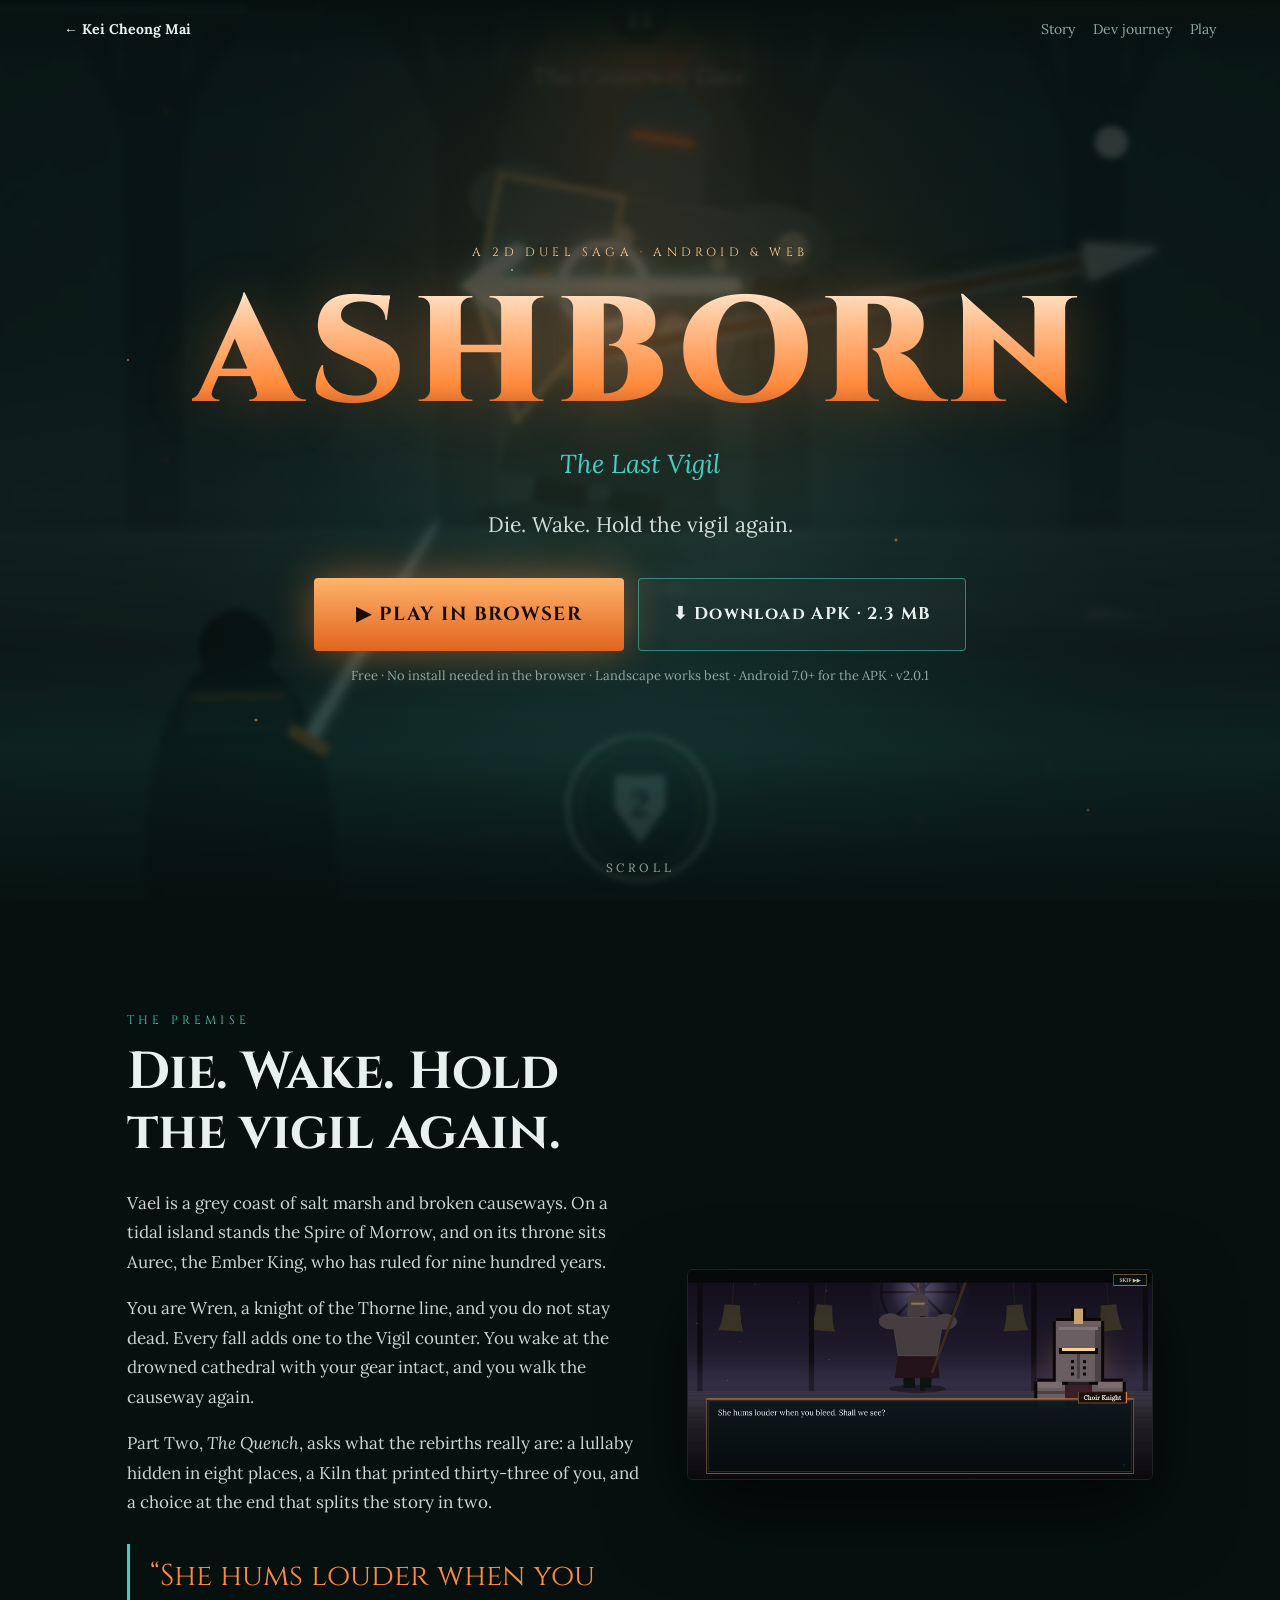
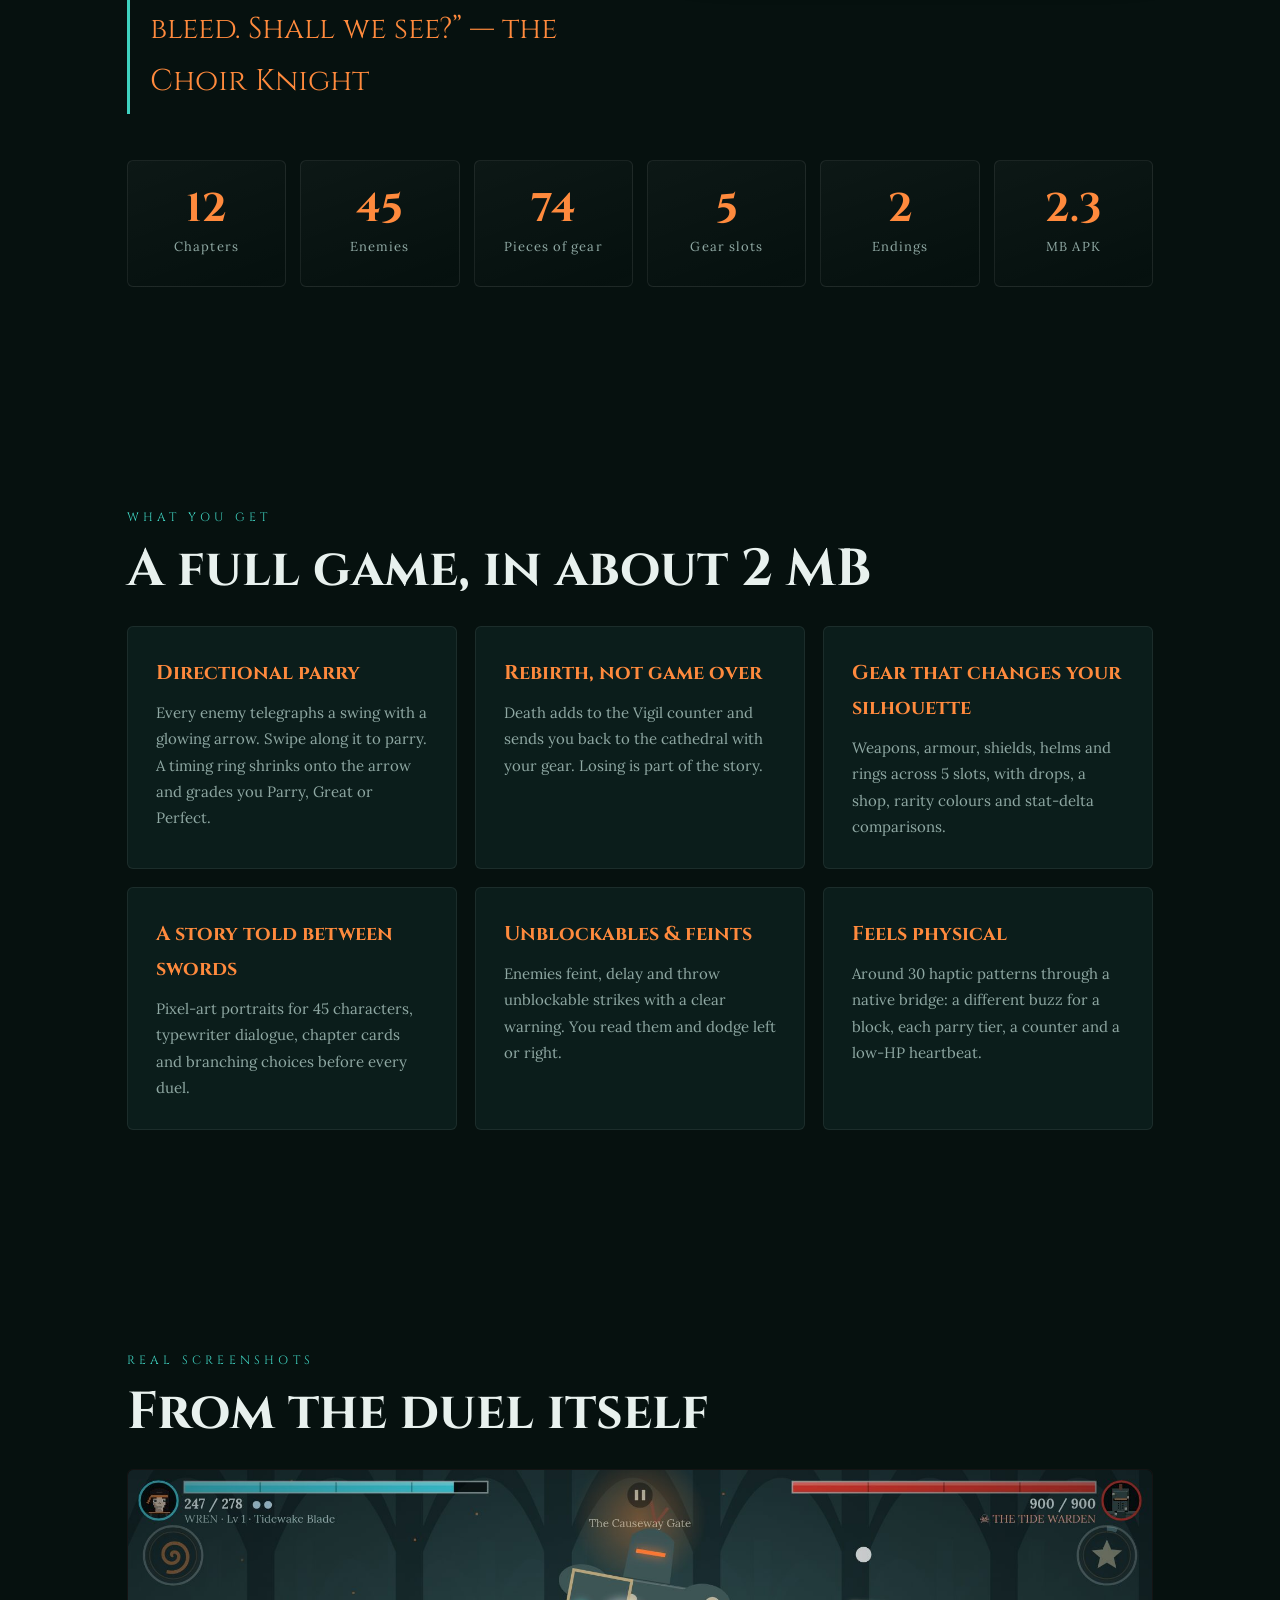
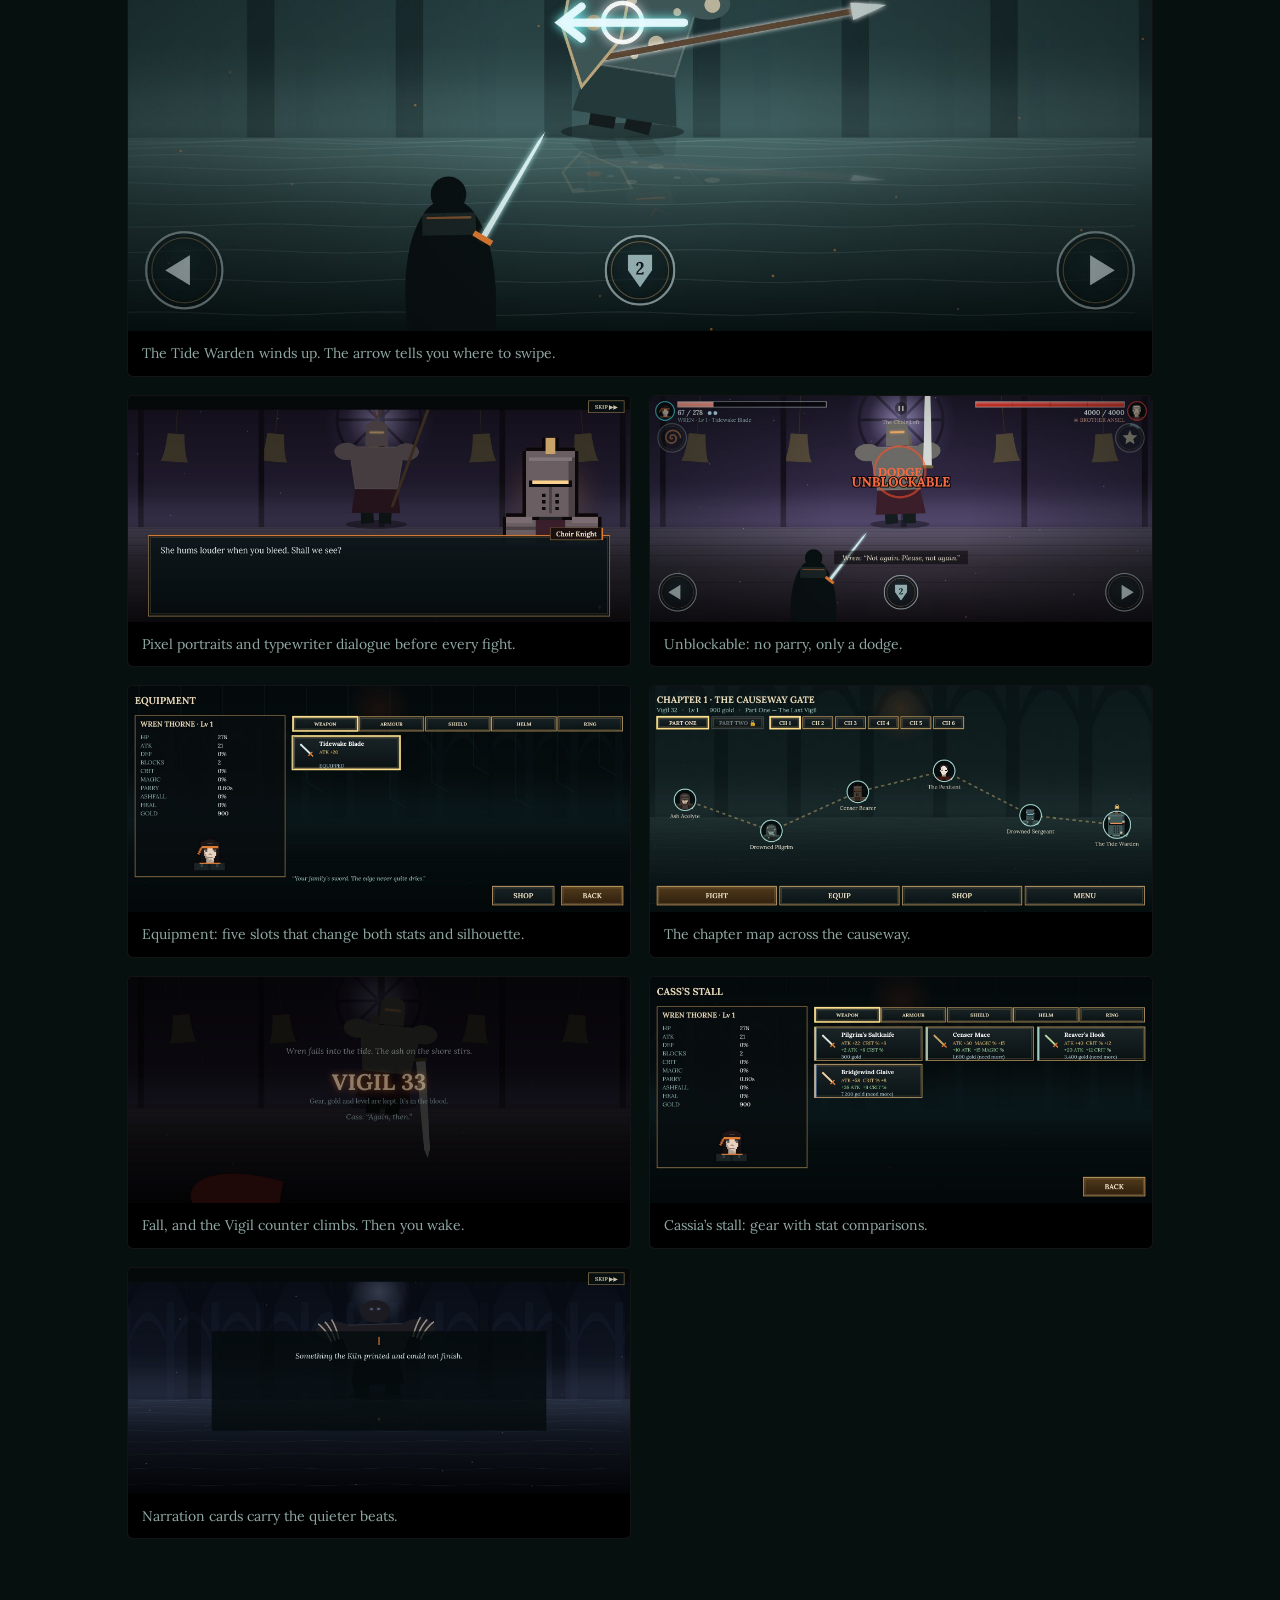
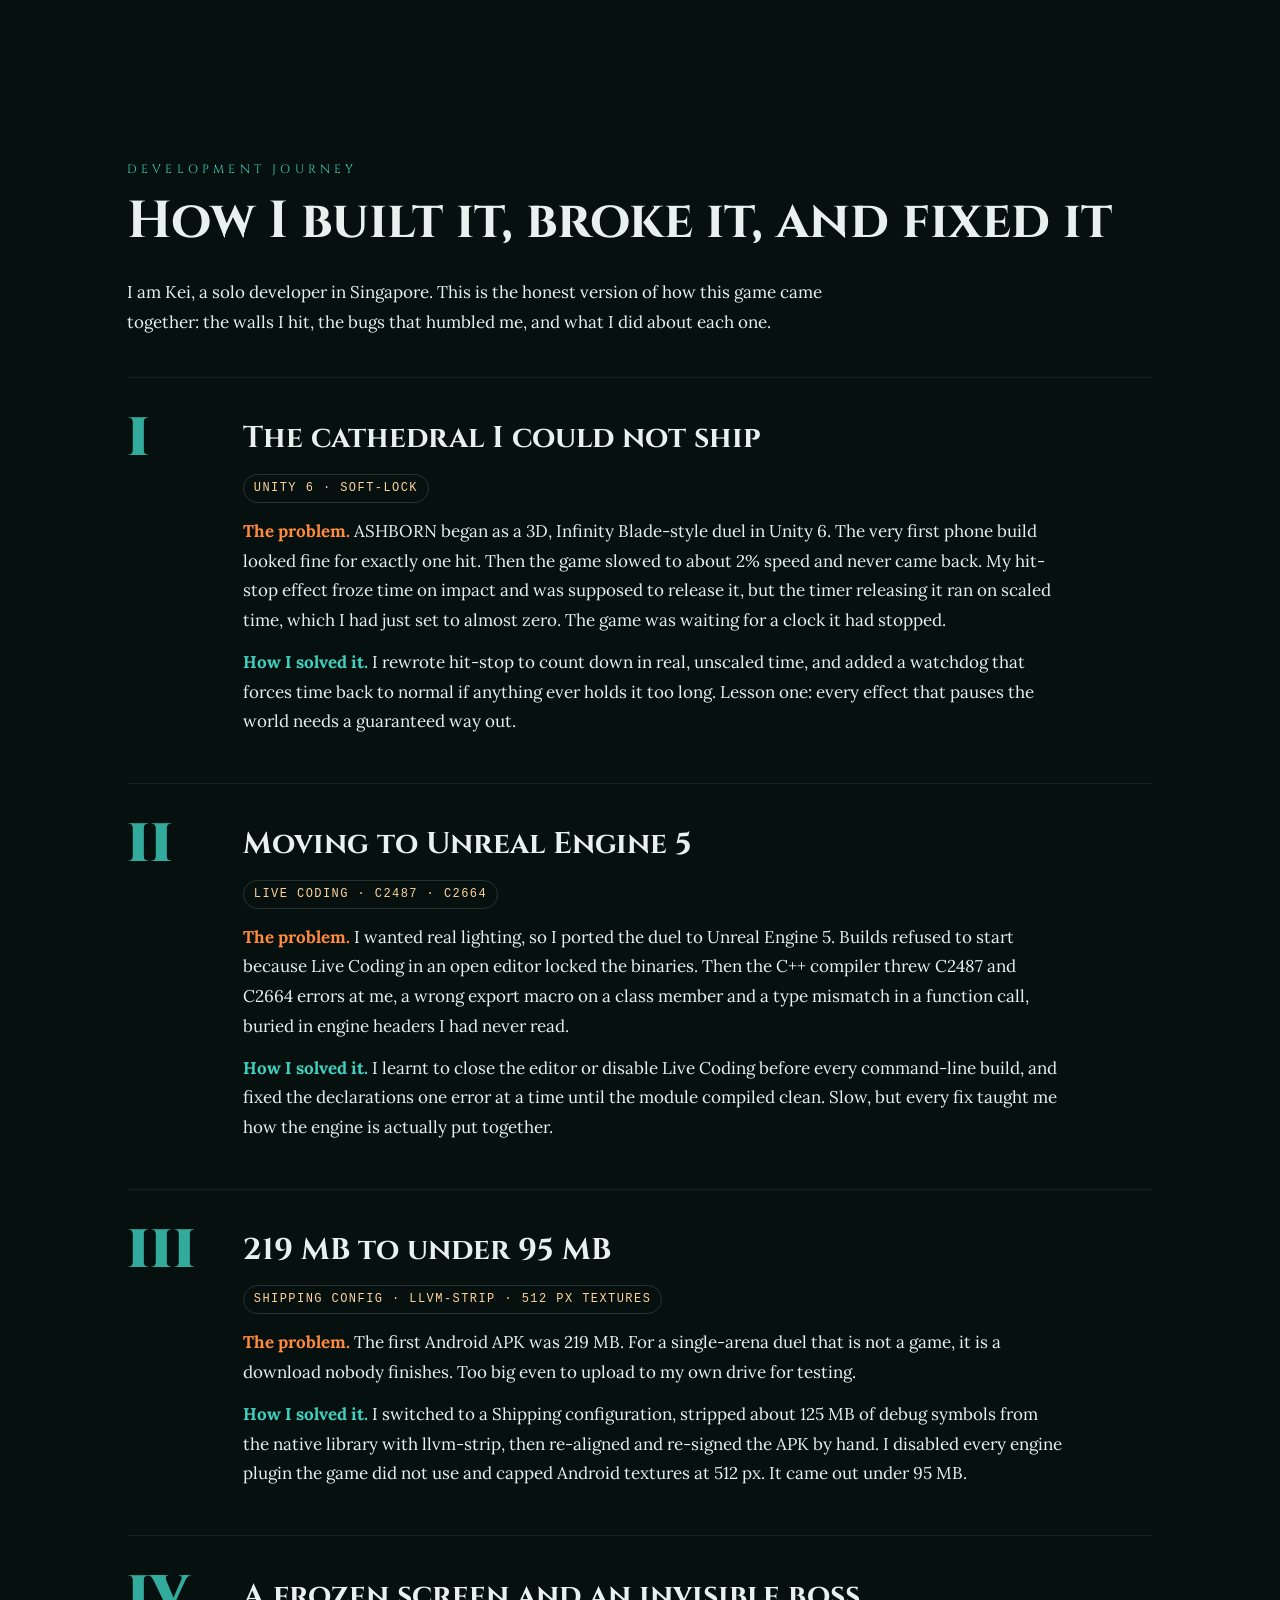
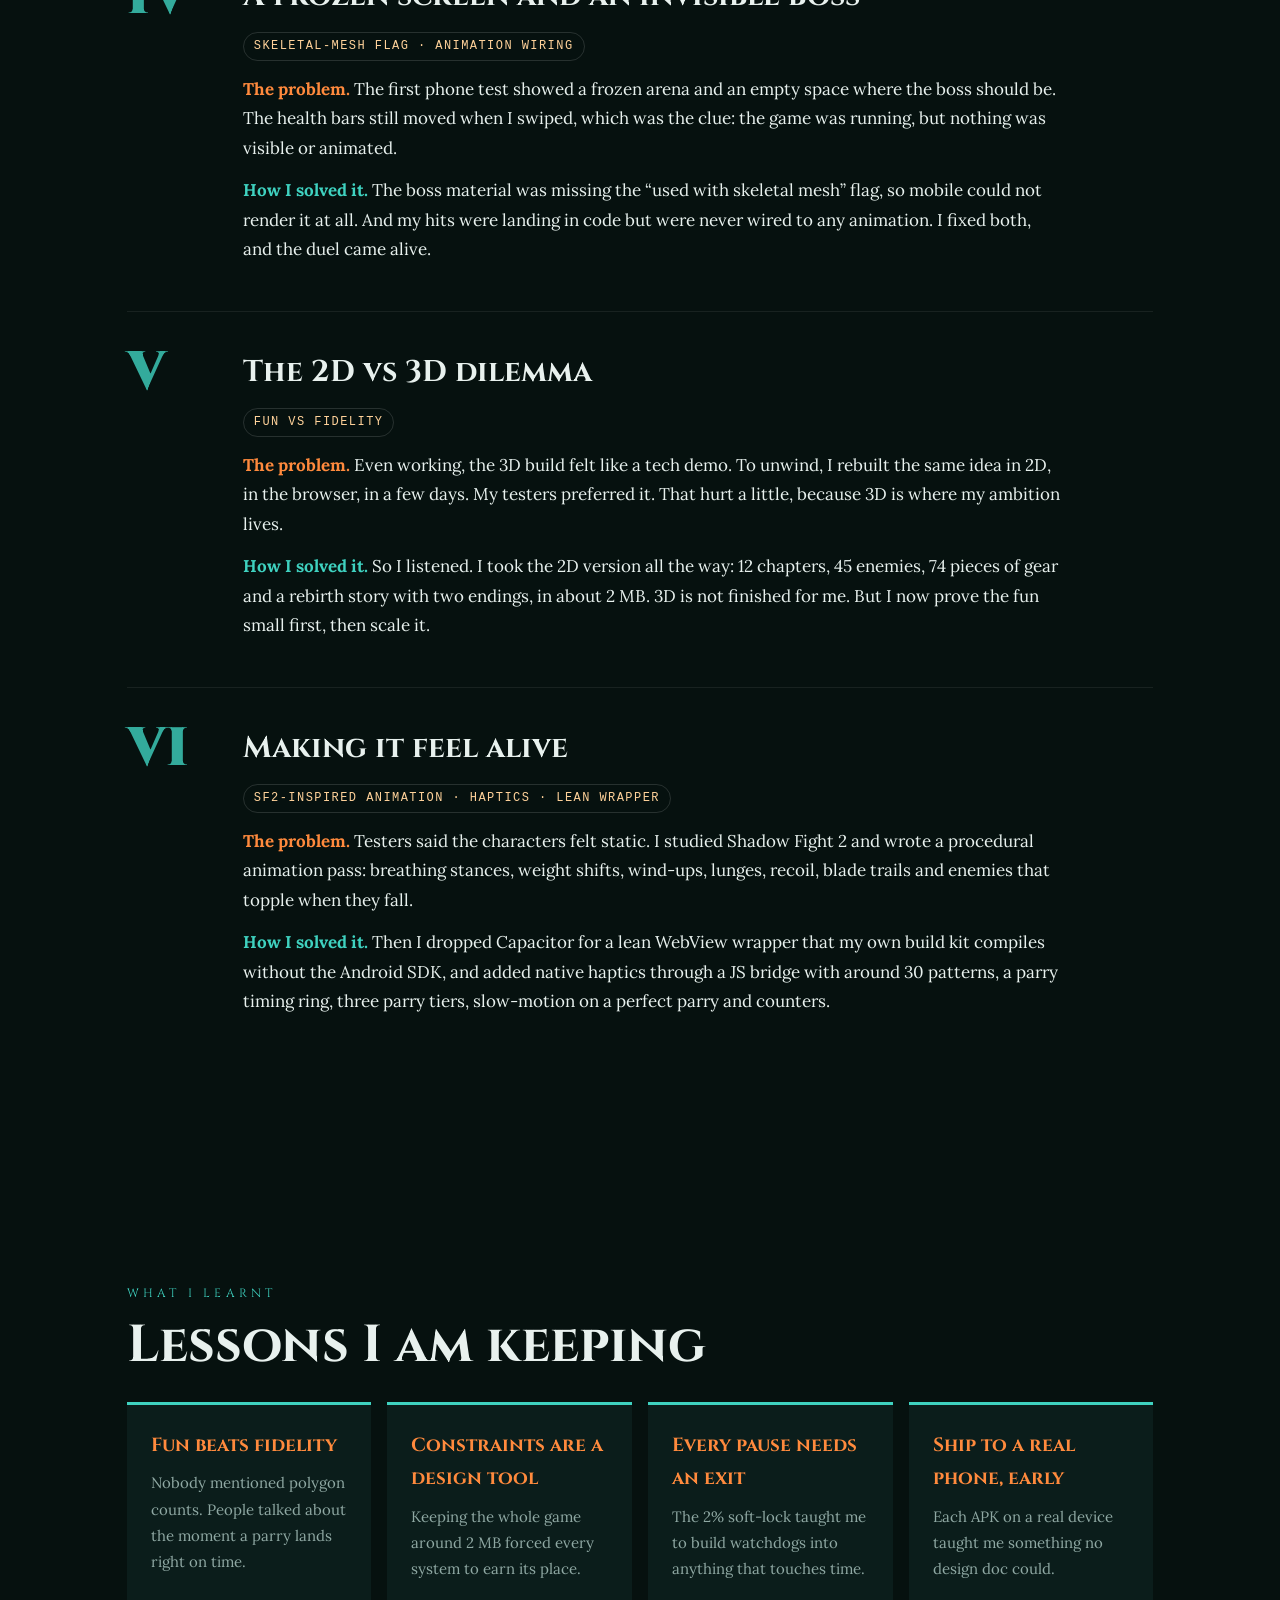
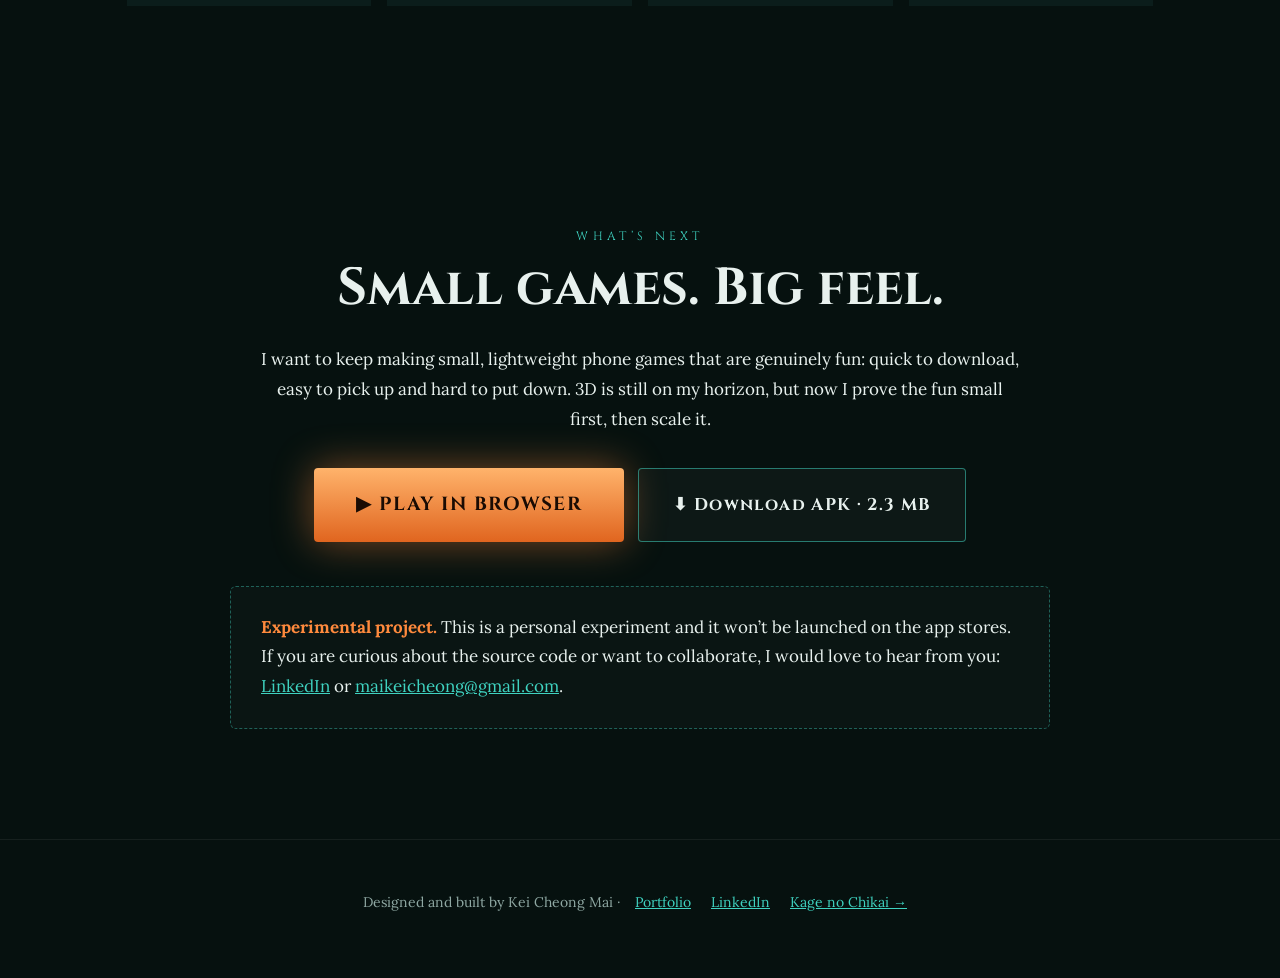
<file: ashborn-2d/index.html>
<!doctype html><html lang="en"><head><meta charset="utf-8"><meta name="viewport" content="width=device-width,initial-scale=1">
<title>ASHBORN · The Last Vigil | Kei Cheong Mai</title>
<meta name="description" content="Die. Wake. Hold the vigil again. An experimental 2D phone game by Kei Cheong Mai. Play free in your browser or download the 2.3 MB APK.">
<meta property="og:title" content="ASHBORN · The Last Vigil"><meta property="og:image" content="https://embermak.github.io/ashborn-2d/img/parry.jpg"><meta property="og:url" content="https://embermak.github.io/ashborn-2d/">
<link rel="preconnect" href="https://fonts.gstatic.com" crossorigin><link href="https://fonts.googleapis.com/css2?family=Cinzel:wght@500;700;900&family=Lora:ital,wght@0,400;0,600;1,400&display=swap" rel="stylesheet">
<style>
:root{--bg:#06110f;--bg2:#0b1d1b;--ink:#e8f1ee;--dim:#8fa8a3;--a1:#3fd2c0;--a2:#ff8a3d;--a3:#ffd29a}
*{box-sizing:border-box;margin:0;padding:0}html{scroll-behavior:smooth}
body{background:var(--bg);color:var(--ink);font:400 17px/1.75 'Lora', Georgia, serif;overflow-x:hidden}
h1,h2,h3,h4,.btn,.kick,.stat b,.jn{font-family:'Cinzel', 'Lora', serif}
a{color:var(--a1)}
nav{position:fixed;top:0;left:0;right:0;z-index:20;display:flex;justify-content:space-between;align-items:center;padding:14px 5vw;background:linear-gradient(var(--bg),transparent)}
nav a{color:var(--dim);text-decoration:none;font-size:14px;margin-left:18px}nav a:hover{color:var(--ink)}nav .home{margin:0;color:var(--ink);font-weight:700}
.hero{position:relative;min-height:100svh;display:flex;flex-direction:column;justify-content:center;align-items:center;text-align:center;padding:90px 6vw 60px;overflow:hidden;background:radial-gradient(ellipse at 50% 20%, #ff8a3d33 0%, transparent 45%), radial-gradient(ellipse at 50% 110%, #3fd2c033 0%, transparent 60%),var(--bg)}
.hero .bgimg{position:absolute;inset:0;background:url(img/parry.jpg) center/cover;opacity:.2;filter:blur(3px) saturate(1.1);transform:scale(1.08);animation:drift 30s ease-in-out infinite alternate}
.hero::after{content:"";position:absolute;inset:0;background:radial-gradient(ellipse at center,transparent 20%,var(--bg) 80%)}
.hero>*{position:relative;z-index:2}
.kick{letter-spacing:.35em;text-transform:uppercase;font-size:12px;color:var(--a3);margin-bottom:18px}
h1{font-size:clamp(56px,13vw,150px);line-height:1;font-weight:900;letter-spacing:.06em;background:linear-gradient(180deg,#fff3e0,var(--a2) 70%,#a3401a);-webkit-background-clip:text;background-clip:text;color:transparent;text-shadow:0 0 60px #ff8a3d55}
.sub{font-style:italic;font-size:clamp(18px,2.6vw,26px);color:var(--a1);margin:10px 0 20px}
.tag{font-size:clamp(17px,2vw,21px);max-width:640px;color:var(--ink);opacity:.9}
.cta{display:flex;gap:14px;flex-wrap:wrap;justify-content:center;margin-top:34px}
.btn{display:inline-flex;align-items:center;gap:10px;padding:18px 34px;font-size:17px;font-weight:700;letter-spacing:.08em;text-decoration:none;border-radius:4px;transition:transform .2s,box-shadow .3s}
.btn:hover{transform:translateY(-2px)}
.play{background:linear-gradient(180deg,#ffb36b,#e0651f);color:#1a0b03;box-shadow:0 0 40px #ff8a3d77;font-size:19px;padding:20px 42px}
.play:hover{box-shadow:0 0 70px #ff8a3d}
.dl{border:1px solid #3fd2c088;color:var(--ink);background:#ffffff08}
.small{font-size:13px;color:var(--dim);margin-top:14px}
.scroll{position:absolute;bottom:22px;font-size:12px;letter-spacing:.3em;color:var(--dim);animation:bob 2s ease-in-out infinite}
section{padding:110px 6vw;max-width:1180px;margin:0 auto}
.eyebrow{font-size:12px;letter-spacing:.35em;text-transform:uppercase;color:var(--a1);margin-bottom:12px;font-family:'Cinzel', 'Lora', serif}
h2{font-size:clamp(30px,5vw,52px);line-height:1.15;margin-bottom:26px}
.premise{display:grid;grid-template-columns:1.1fr 1fr;gap:48px;align-items:center}
.premise p{margin-bottom:16px;color:var(--ink);opacity:.88}
.premise img{width:100%;border-radius:6px;box-shadow:0 30px 80px #000a;border:1px solid #ffffff14}
.hook{font-family:'Cinzel', 'Lora', serif;font-size:clamp(22px,3vw,30px);color:var(--a2);border-left:3px solid var(--a1);padding:6px 0 6px 20px;margin:26px 0}
.stats{display:grid;grid-template-columns:repeat(6,1fr);gap:14px;margin-top:20px}
.stat{text-align:center;padding:26px 8px;border:1px solid #ffffff14;background:linear-gradient(160deg,#ffffff08,transparent);border-radius:6px}
.stat b{display:block;font-size:40px;color:var(--a2);line-height:1.1}.stat span{font-size:13px;color:var(--dim);letter-spacing:.08em}
.feats{display:grid;grid-template-columns:repeat(3,1fr);gap:18px}
.feat{padding:28px;border:1px solid #ffffff12;border-radius:6px;background:var(--bg2);transition:border-color .3s,transform .3s}
.feat:hover{border-color:var(--a1);transform:translateY(-3px)}
.feat h3{font-size:20px;margin-bottom:10px;color:var(--a2)}.feat p{font-size:15px;color:var(--dim)}
.gallery{display:grid;grid-template-columns:repeat(2,1fr);gap:18px}
.gallery figure{overflow:hidden;border-radius:6px;border:1px solid #ffffff14;background:#000}
.gallery img{width:100%;display:block;transition:transform .6s}.gallery figure:hover img{transform:scale(1.04)}
.gallery figcaption{padding:10px 14px;font-size:14px;color:var(--dim)}
.gallery figure:first-child{grid-column:1/-1}
.journey{position:relative}
.intro{max-width:760px;color:var(--ink);opacity:.88;margin-bottom:40px}
.jr{display:grid;grid-template-columns:90px 1fr;gap:26px;padding:34px 0;border-top:1px solid #ffffff12}
.jn{font-size:54px;font-weight:900;color:var(--a1);opacity:.8;line-height:1}
.jr h3{font-size:clamp(22px,3vw,30px);margin-bottom:6px}
.tech{display:inline-block;font-size:12px;letter-spacing:.12em;text-transform:uppercase;color:var(--a3);border:1px solid #ffffff22;padding:3px 10px;border-radius:20px;margin-bottom:14px;font-family:ui-monospace,monospace}
.prob,.sol{margin-bottom:12px;max-width:820px}.prob b{color:#ff8a3d}.sol b{color:var(--a1)}
.learn{display:grid;grid-template-columns:repeat(4,1fr);gap:16px}
.ln{padding:24px;border-top:3px solid var(--a1);background:var(--bg2)}.ln h4{font-size:19px;margin-bottom:8px;color:var(--a2)}.ln p{font-size:15px;color:var(--dim)}
.next{text-align:center}.next p{max-width:760px;margin:0 auto 14px;opacity:.9}
.note{margin:44px auto 0;max-width:820px;padding:26px 30px;border:1px dashed #3fd2c066;border-radius:6px;text-align:left;background:#ffffff05}
.note b{color:var(--a2)}
footer{text-align:center;padding:50px 6vw 70px;color:var(--dim);font-size:14px;border-top:1px solid #ffffff10}
footer a{margin:0 10px}
.rv{opacity:0;transform:translateY(28px);transition:opacity .9s,transform .9s}.rv.in{opacity:1;transform:none}
@keyframes drift{to{transform:scale(1.18) translate(-2%,1%)}}@keyframes bob{50%{transform:translateY(6px)}}
.embers{position:absolute;inset:0;z-index:1;pointer-events:none;background-image:radial-gradient(2px 2px at 20% 80%,#ffb36b,transparent),radial-gradient(2px 2px at 70% 60%,#ff8a3d,transparent),radial-gradient(1.5px 1.5px at 40% 30%,#ffd29a,transparent),radial-gradient(2px 2px at 85% 90%,#ff8a3d,transparent),radial-gradient(1.5px 1.5px at 10% 40%,#ffb36b,transparent);background-size:100% 100%;animation:rise 9s linear infinite}@keyframes rise{from{transform:translateY(10%);opacity:.2}50%{opacity:1}to{transform:translateY(-25%);opacity:0}}.water{position:absolute;left:0;right:0;bottom:0;height:28%;z-index:1;background:linear-gradient(transparent,#3fd2c014 40%,#06110f);}
@media(max-width:860px){.premise{grid-template-columns:1fr}.stats{grid-template-columns:repeat(3,1fr)}.feats{grid-template-columns:1fr}.gallery{grid-template-columns:1fr}.learn{grid-template-columns:1fr 1fr}.jr{grid-template-columns:1fr;gap:6px}.jn{font-size:36px}section{padding:80px 6vw}nav .links a:not(:last-child){display:none}}
@media(max-width:480px){.learn{grid-template-columns:1fr}.btn{width:100%;justify-content:center}}
</style></head><body>
<nav><a class="home" href="https://embermak.github.io/">← Kei Cheong Mai</a><div class="links"><a href="#story">Story</a><a href="#journey">Dev journey</a><a href="play/">Play</a></div></nav>
<header class="hero"><div class="bgimg"></div><div class="embers"></div><div class="water"></div>
<div class="kick">A 2D duel saga · Android & Web</div><h1>ASHBORN</h1><div class="sub">The Last Vigil</div><p class="tag">Die. Wake. Hold the vigil again.</p>
<div class="cta"><a class="btn play" href="play/">▶ PLAY IN BROWSER</a><a class="btn dl" href="ASHBORN-v2.0.1.apk" download>⬇ Download APK · 2.3 MB</a></div>
<p class="small">Free · No install needed in the browser · Landscape works best · Android 7.0+ for the APK · v2.0.1</p>
<div class="scroll">SCROLL</div></header>
<section id="story"><div class="premise"><div class="rv"><div class="eyebrow">The premise</div><h2>Die. Wake. Hold the vigil again.</h2><p>Vael is a grey coast of salt marsh and broken causeways. On a tidal island stands the Spire of Morrow, and on its throne sits Aurec, the Ember King, who has ruled for nine hundred years.</p><p>You are Wren, a knight of the Thorne line, and you do not stay dead. Every fall adds one to the Vigil counter. You wake at the drowned cathedral with your gear intact, and you walk the causeway again.</p><p>Part Two, <i>The Quench</i>, asks what the rebirths really are: a lullaby hidden in eight places, a Kiln that printed thirty-three of you, and a choice at the end that splits the story in two.</p><div class="hook">“She hums louder when you bleed. Shall we see?” — the Choir Knight</div></div><img class="rv" src="img/dialogue.jpg" alt="Story scene"></div>
<div class="stats"><div class="stat rv"><b>12</b><span>Chapters</span></div><div class="stat rv"><b>45</b><span>Enemies</span></div><div class="stat rv"><b>74</b><span>Pieces of gear</span></div><div class="stat rv"><b>5</b><span>Gear slots</span></div><div class="stat rv"><b>2</b><span>Endings</span></div><div class="stat rv"><b>2.3</b><span>MB APK</span></div></div></section>
<section><div class="eyebrow rv">What you get</div><h2 class="rv">A full game, in about 2 MB</h2><div class="feats"><article class="feat rv"><h3>Directional parry</h3><p>Every enemy telegraphs a swing with a glowing arrow. Swipe along it to parry. A timing ring shrinks onto the arrow and grades you Parry, Great or Perfect.</p></article><article class="feat rv"><h3>Rebirth, not game over</h3><p>Death adds to the Vigil counter and sends you back to the cathedral with your gear. Losing is part of the story.</p></article><article class="feat rv"><h3>Gear that changes your silhouette</h3><p>Weapons, armour, shields, helms and rings across 5 slots, with drops, a shop, rarity colours and stat-delta comparisons.</p></article><article class="feat rv"><h3>A story told between swords</h3><p>Pixel-art portraits for 45 characters, typewriter dialogue, chapter cards and branching choices before every duel.</p></article><article class="feat rv"><h3>Unblockables & feints</h3><p>Enemies feint, delay and throw unblockable strikes with a clear warning. You read them and dodge left or right.</p></article><article class="feat rv"><h3>Feels physical</h3><p>Around 30 haptic patterns through a native bridge: a different buzz for a block, each parry tier, a counter and a low-HP heartbeat.</p></article></div></section>
<section><div class="eyebrow rv">Real screenshots</div><h2 class="rv">From the duel itself</h2><div class="gallery"><figure class="rv"><img src="img/parry.jpg" alt="The Tide Warden winds up. The arrow tells you where to swipe." loading="lazy"><figcaption>The Tide Warden winds up. The arrow tells you where to swipe.</figcaption></figure><figure class="rv"><img src="img/dialogue.jpg" alt="Pixel portraits and typewriter dialogue before every fight." loading="lazy"><figcaption>Pixel portraits and typewriter dialogue before every fight.</figcaption></figure><figure class="rv"><img src="img/unblock.jpg" alt="Unblockable: no parry, only a dodge." loading="lazy"><figcaption>Unblockable: no parry, only a dodge.</figcaption></figure><figure class="rv"><img src="img/equip.jpg" alt="Equipment: five slots that change both stats and silhouette." loading="lazy"><figcaption>Equipment: five slots that change both stats and silhouette.</figcaption></figure><figure class="rv"><img src="img/map.jpg" alt="The chapter map across the causeway." loading="lazy"><figcaption>The chapter map across the causeway.</figcaption></figure><figure class="rv"><img src="img/vigil.jpg" alt="Fall, and the Vigil counter climbs. Then you wake." loading="lazy"><figcaption>Fall, and the Vigil counter climbs. Then you wake.</figcaption></figure><figure class="rv"><img src="img/shop.jpg" alt="Cassia’s stall: gear with stat comparisons." loading="lazy"><figcaption>Cassia’s stall: gear with stat comparisons.</figcaption></figure><figure class="rv"><img src="img/narr.jpg" alt="Narration cards carry the quieter beats." loading="lazy"><figcaption>Narration cards carry the quieter beats.</figcaption></figure></div></section>
<section id="journey" class="journey"><div class="eyebrow rv">Development journey</div><h2 class="rv">How I built it, broke it, and fixed it</h2>
<p class="intro rv">I am Kei, a solo developer in Singapore. This is the honest version of how this game came together: the walls I hit, the bugs that humbled me, and what I did about each one.</p><article class="jr rv"><div class="jn">I</div><div><h3>The cathedral I could not ship</h3><span class="tech">Unity 6 · Soft-lock</span><p class="prob"><b>The problem.</b> ASHBORN began as a 3D, Infinity Blade-style duel in Unity 6. The very first phone build looked fine for exactly one hit. Then the game slowed to about 2% speed and never came back. My hit-stop effect froze time on impact and was supposed to release it, but the timer releasing it ran on scaled time, which I had just set to almost zero. The game was waiting for a clock it had stopped.</p><p class="sol"><b>How I solved it.</b> I rewrote hit-stop to count down in real, unscaled time, and added a watchdog that forces time back to normal if anything ever holds it too long. Lesson one: every effect that pauses the world needs a guaranteed way out.</p></div></article><article class="jr rv"><div class="jn">II</div><div><h3>Moving to Unreal Engine 5</h3><span class="tech">Live Coding · C2487 · C2664</span><p class="prob"><b>The problem.</b> I wanted real lighting, so I ported the duel to Unreal Engine 5. Builds refused to start because Live Coding in an open editor locked the binaries. Then the C++ compiler threw C2487 and C2664 errors at me, a wrong export macro on a class member and a type mismatch in a function call, buried in engine headers I had never read.</p><p class="sol"><b>How I solved it.</b> I learnt to close the editor or disable Live Coding before every command-line build, and fixed the declarations one error at a time until the module compiled clean. Slow, but every fix taught me how the engine is actually put together.</p></div></article><article class="jr rv"><div class="jn">III</div><div><h3>219 MB to under 95 MB</h3><span class="tech">Shipping config · llvm-strip · 512 px textures</span><p class="prob"><b>The problem.</b> The first Android APK was 219 MB. For a single-arena duel that is not a game, it is a download nobody finishes. Too big even to upload to my own drive for testing.</p><p class="sol"><b>How I solved it.</b> I switched to a Shipping configuration, stripped about 125 MB of debug symbols from the native library with llvm-strip, then re-aligned and re-signed the APK by hand. I disabled every engine plugin the game did not use and capped Android textures at 512 px. It came out under 95 MB.</p></div></article><article class="jr rv"><div class="jn">IV</div><div><h3>A frozen screen and an invisible boss</h3><span class="tech">Skeletal-mesh flag · animation wiring</span><p class="prob"><b>The problem.</b> The first phone test showed a frozen arena and an empty space where the boss should be. The health bars still moved when I swiped, which was the clue: the game was running, but nothing was visible or animated.</p><p class="sol"><b>How I solved it.</b> The boss material was missing the “used with skeletal mesh” flag, so mobile could not render it at all. And my hits were landing in code but were never wired to any animation. I fixed both, and the duel came alive.</p></div></article><article class="jr rv"><div class="jn">V</div><div><h3>The 2D vs 3D dilemma</h3><span class="tech">Fun vs fidelity</span><p class="prob"><b>The problem.</b> Even working, the 3D build felt like a tech demo. To unwind, I rebuilt the same idea in 2D, in the browser, in a few days. My testers preferred it. That hurt a little, because 3D is where my ambition lives.</p><p class="sol"><b>How I solved it.</b> So I listened. I took the 2D version all the way: 12 chapters, 45 enemies, 74 pieces of gear and a rebirth story with two endings, in about 2 MB. 3D is not finished for me. But I now prove the fun small first, then scale it.</p></div></article><article class="jr rv"><div class="jn">VI</div><div><h3>Making it feel alive</h3><span class="tech">SF2-inspired animation · haptics · lean wrapper</span><p class="prob"><b>The problem.</b> Testers said the characters felt static. I studied Shadow Fight 2 and wrote a procedural animation pass: breathing stances, weight shifts, wind-ups, lunges, recoil, blade trails and enemies that topple when they fall.</p><p class="sol"><b>How I solved it.</b> Then I dropped Capacitor for a lean WebView wrapper that my own build kit compiles without the Android SDK, and added native haptics through a JS bridge with around 30 patterns, a parry timing ring, three parry tiers, slow-motion on a perfect parry and counters.</p></div></article></section>
<section><div class="eyebrow rv">What I learnt</div><h2 class="rv">Lessons I am keeping</h2><div class="learn"><div class="ln rv"><h4>Fun beats fidelity</h4><p>Nobody mentioned polygon counts. People talked about the moment a parry lands right on time.</p></div><div class="ln rv"><h4>Constraints are a design tool</h4><p>Keeping the whole game around 2 MB forced every system to earn its place.</p></div><div class="ln rv"><h4>Every pause needs an exit</h4><p>The 2% soft-lock taught me to build watchdogs into anything that touches time.</p></div><div class="ln rv"><h4>Ship to a real phone, early</h4><p>Each APK on a real device taught me something no design doc could.</p></div></div></section>
<section class="next"><div class="eyebrow rv">What’s next</div><h2 class="rv">Small games. Big feel.</h2>
<p class="rv">I want to keep making small, lightweight phone games that are genuinely fun: quick to download, easy to pick up and hard to put down. 3D is still on my horizon, but now I prove the fun small first, then scale it.</p>
<div class="cta rv"><a class="btn play" href="play/">▶ PLAY IN BROWSER</a><a class="btn dl" href="ASHBORN-v2.0.1.apk" download>⬇ Download APK · 2.3 MB</a></div>
<div class="note rv"><b>Experimental project.</b> This is a personal experiment and it won’t be launched on the app stores. If you are curious about the source code or want to collaborate, I would love to hear from you: <a href="https://www.linkedin.com/in/kei-cheong-mai-2151913a4" target="_blank" rel="noopener">LinkedIn</a> or <a href="mailto:maikeicheong@gmail.com?subject=ASHBORN%20-%20source%20%2F%20collab">maikeicheong@gmail.com</a>.</div></section>
<footer>Designed and built by Kei Cheong Mai · <a href="https://embermak.github.io/">Portfolio</a><a href="https://www.linkedin.com/in/kei-cheong-mai-2151913a4" target="_blank" rel="noopener">LinkedIn</a><a href="https://embermak.github.io/kage-no-chikai/">Kage no Chikai →</a></footer>
<script>const io=new IntersectionObserver(es=>es.forEach(e=>{if(e.isIntersecting){e.target.classList.add('in');io.unobserve(e.target)}}),{threshold:.12});document.querySelectorAll('.rv').forEach(el=>io.observe(el));</script>
</body></html>
</file>
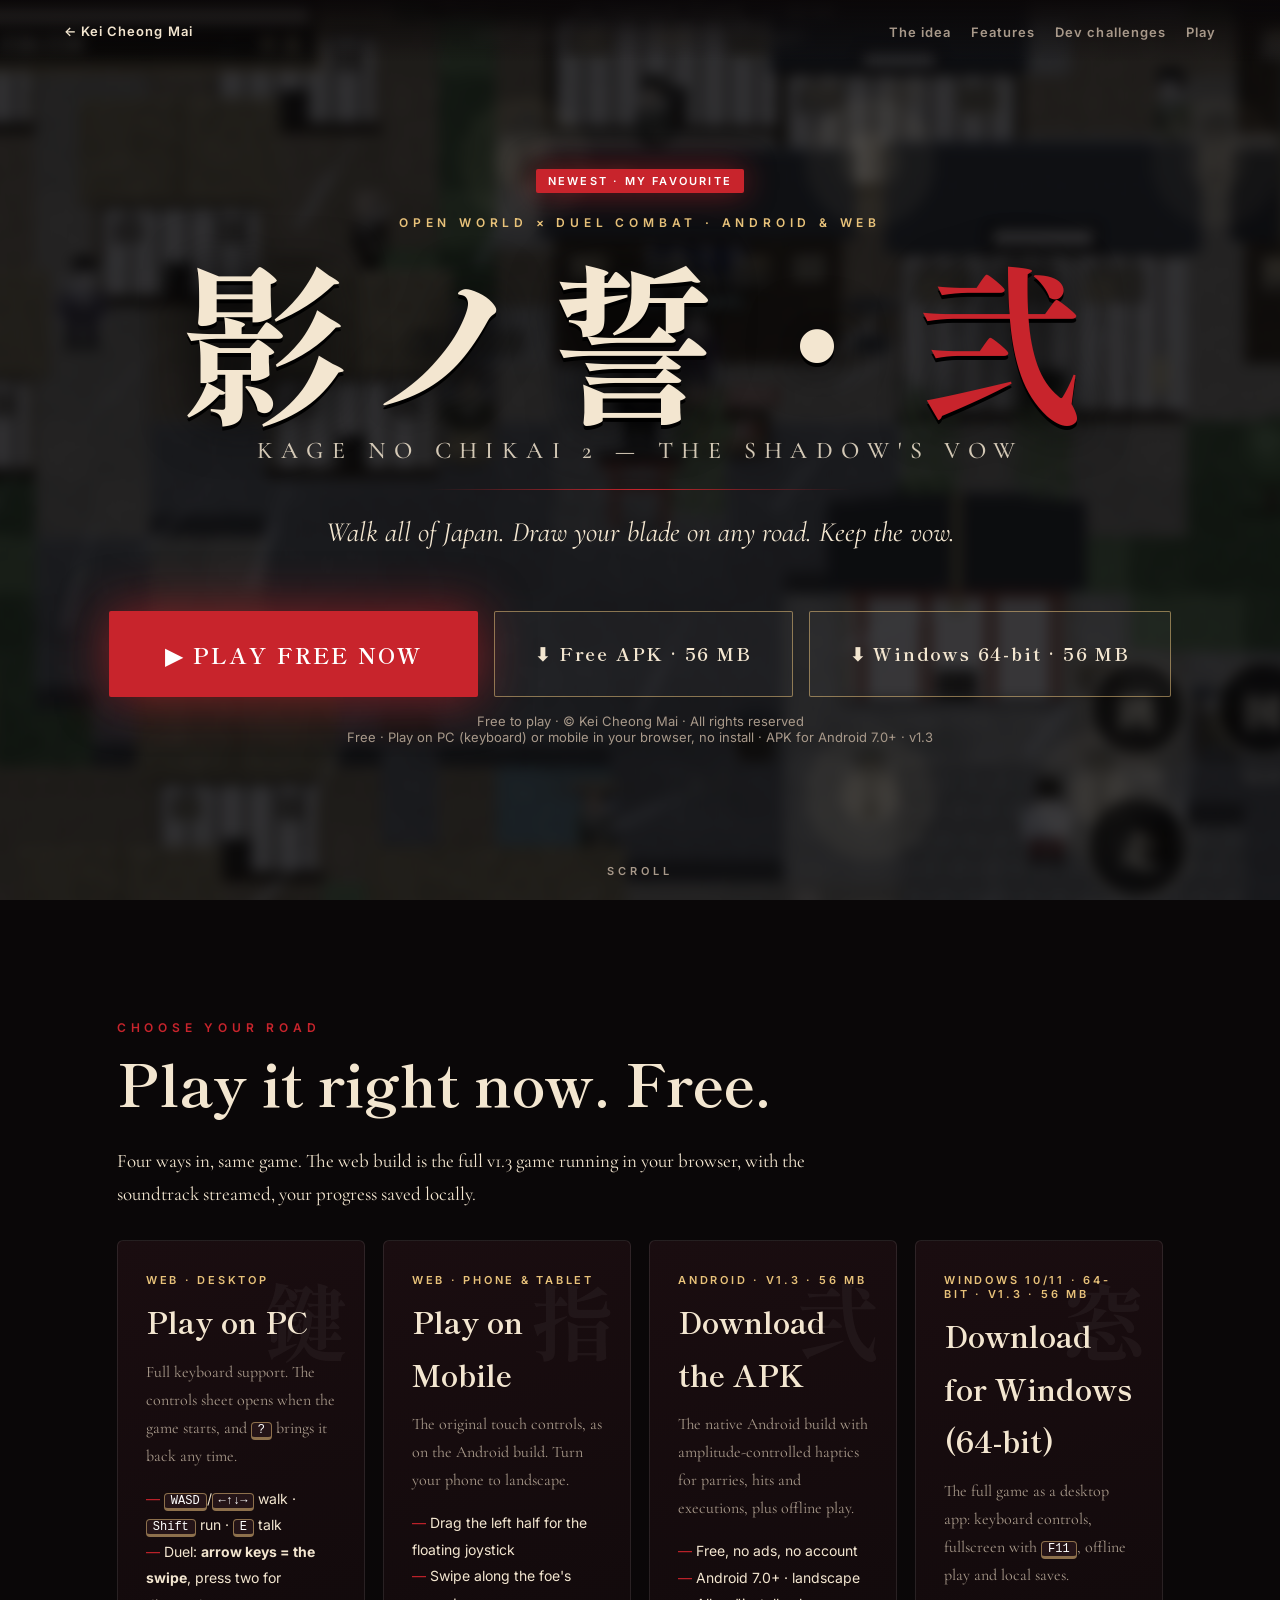
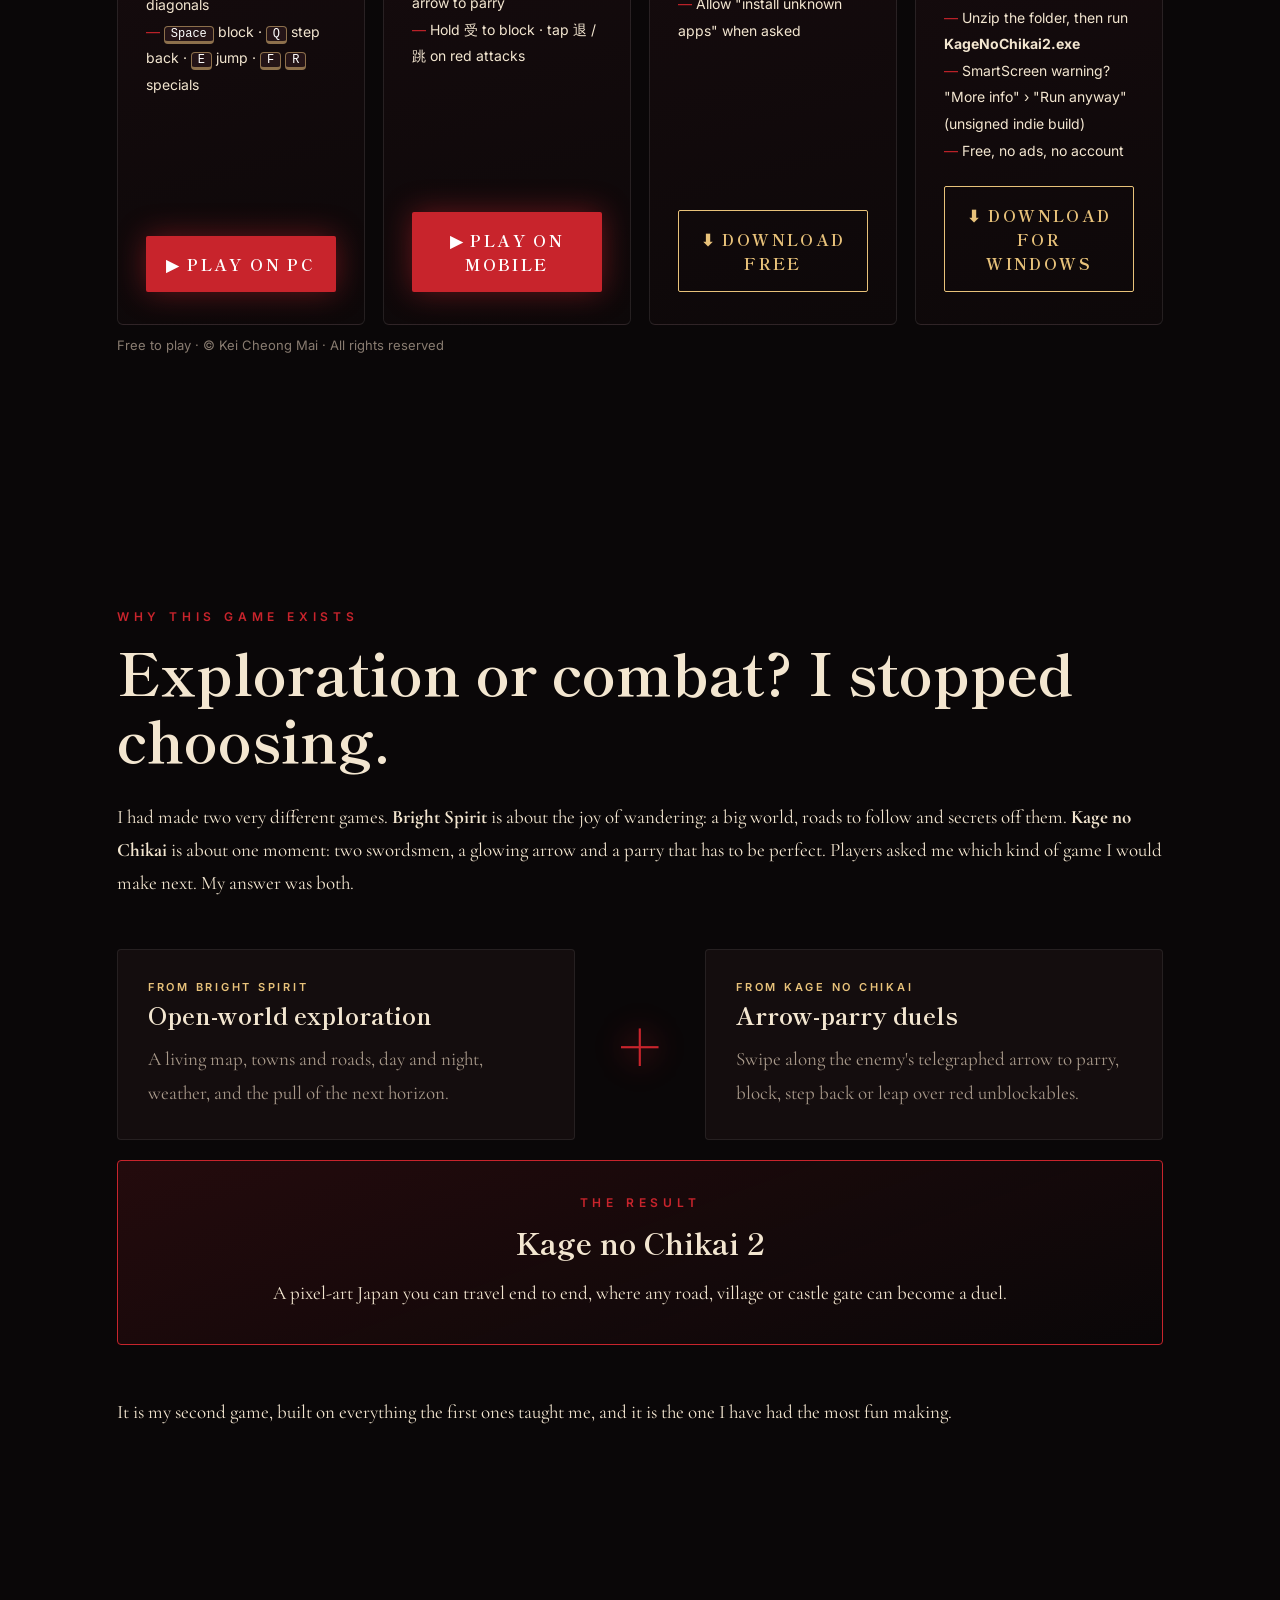
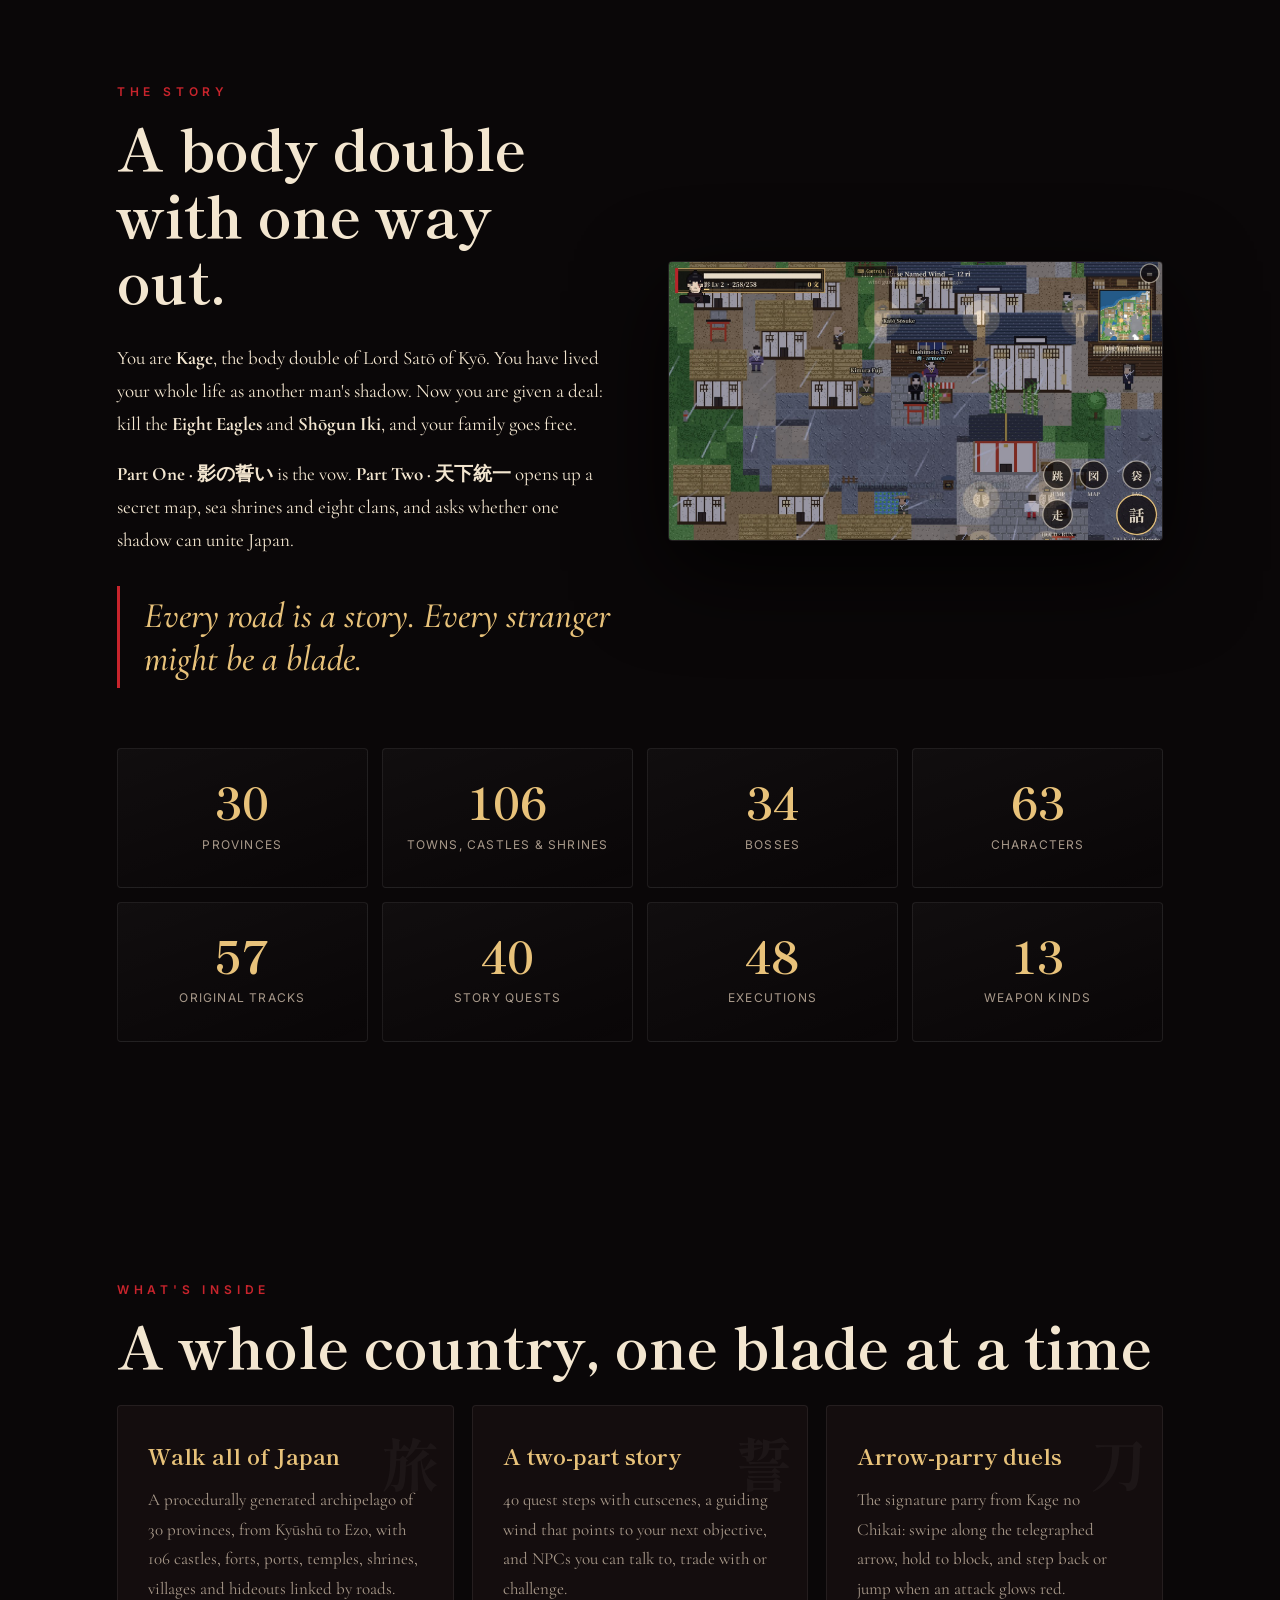
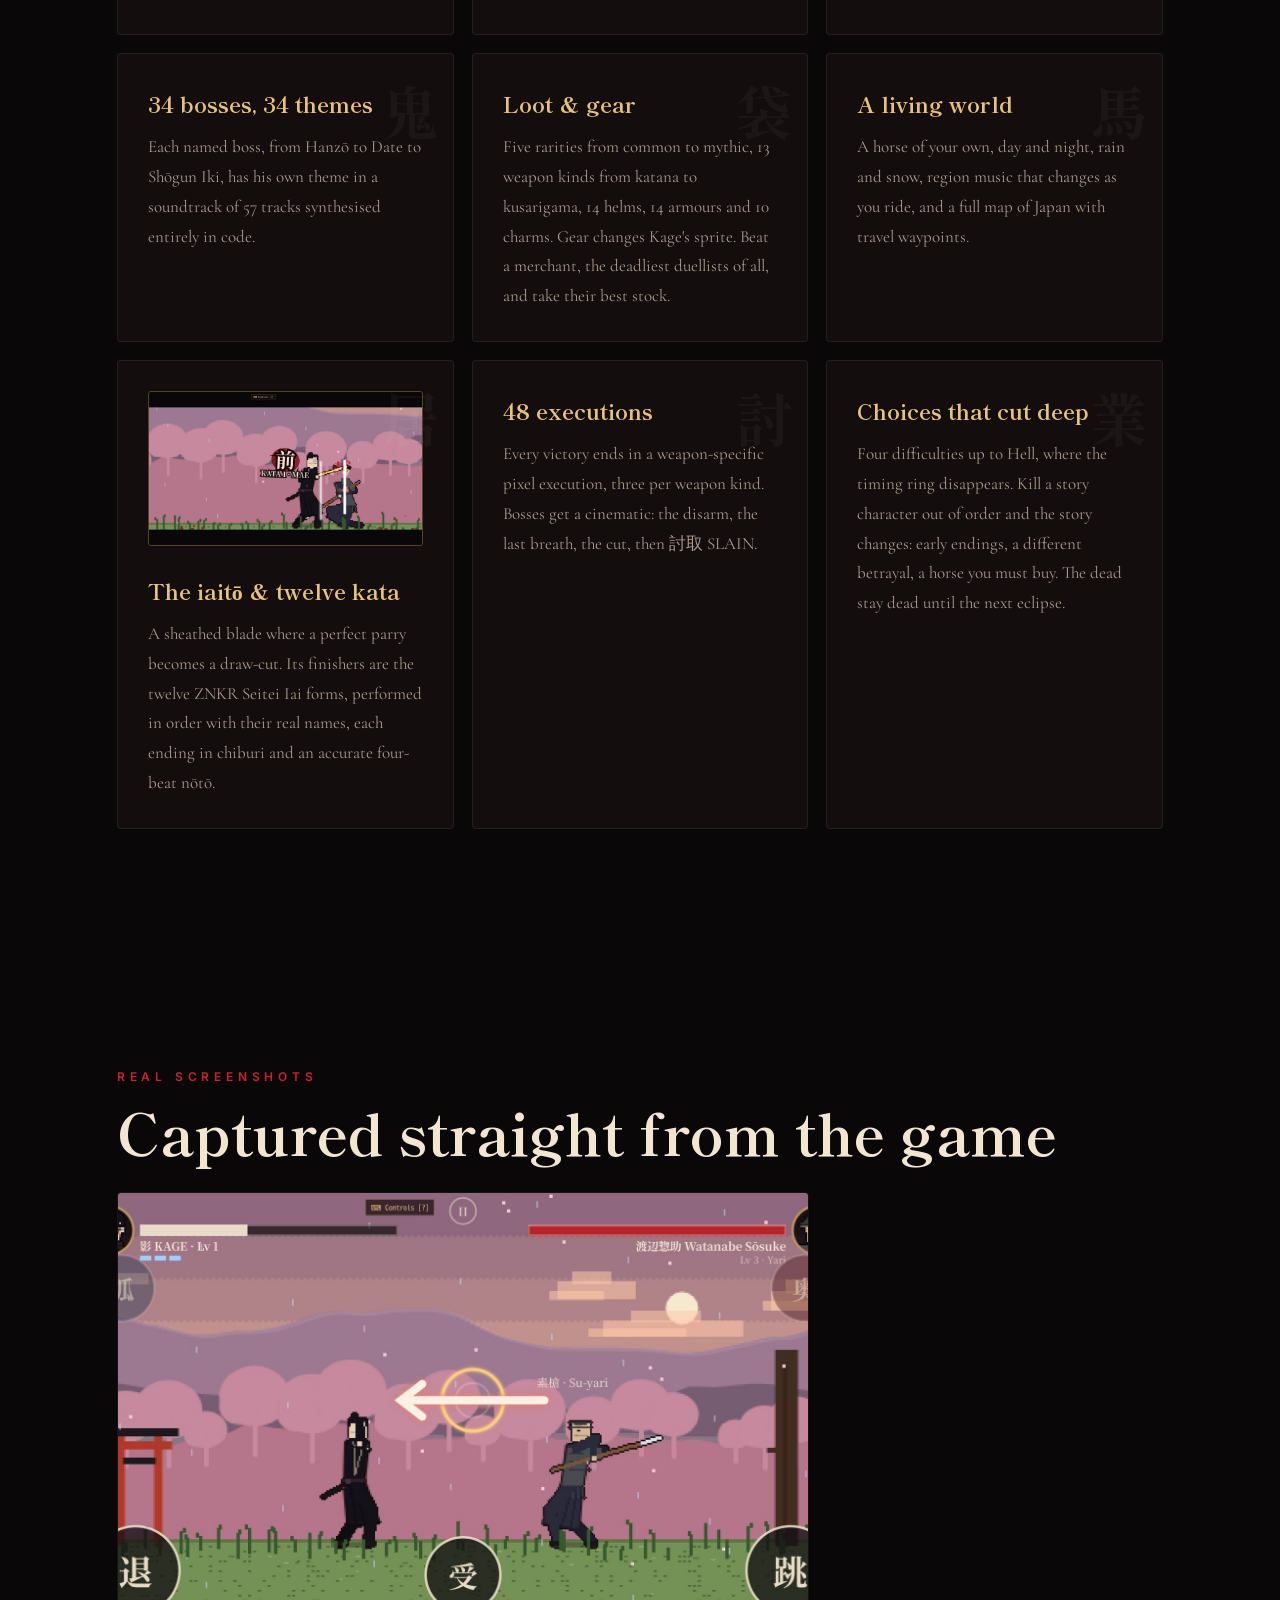
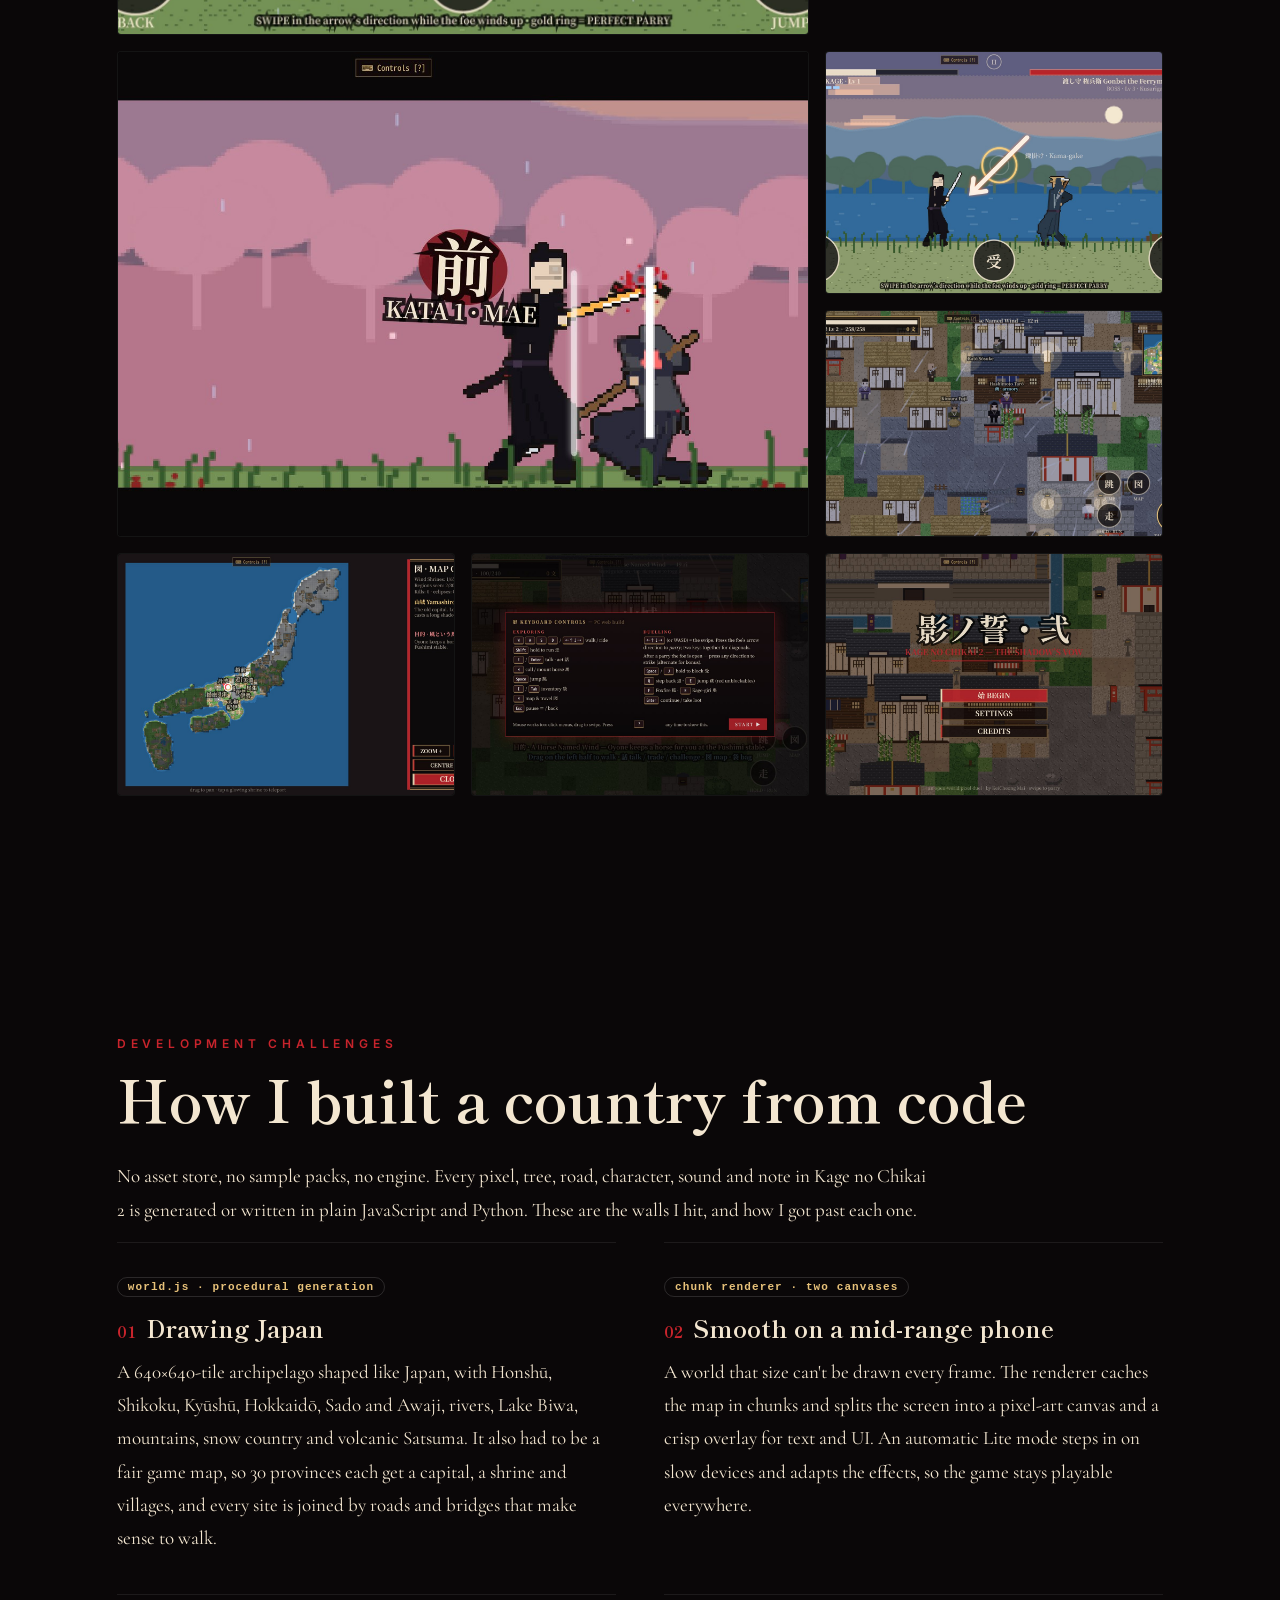
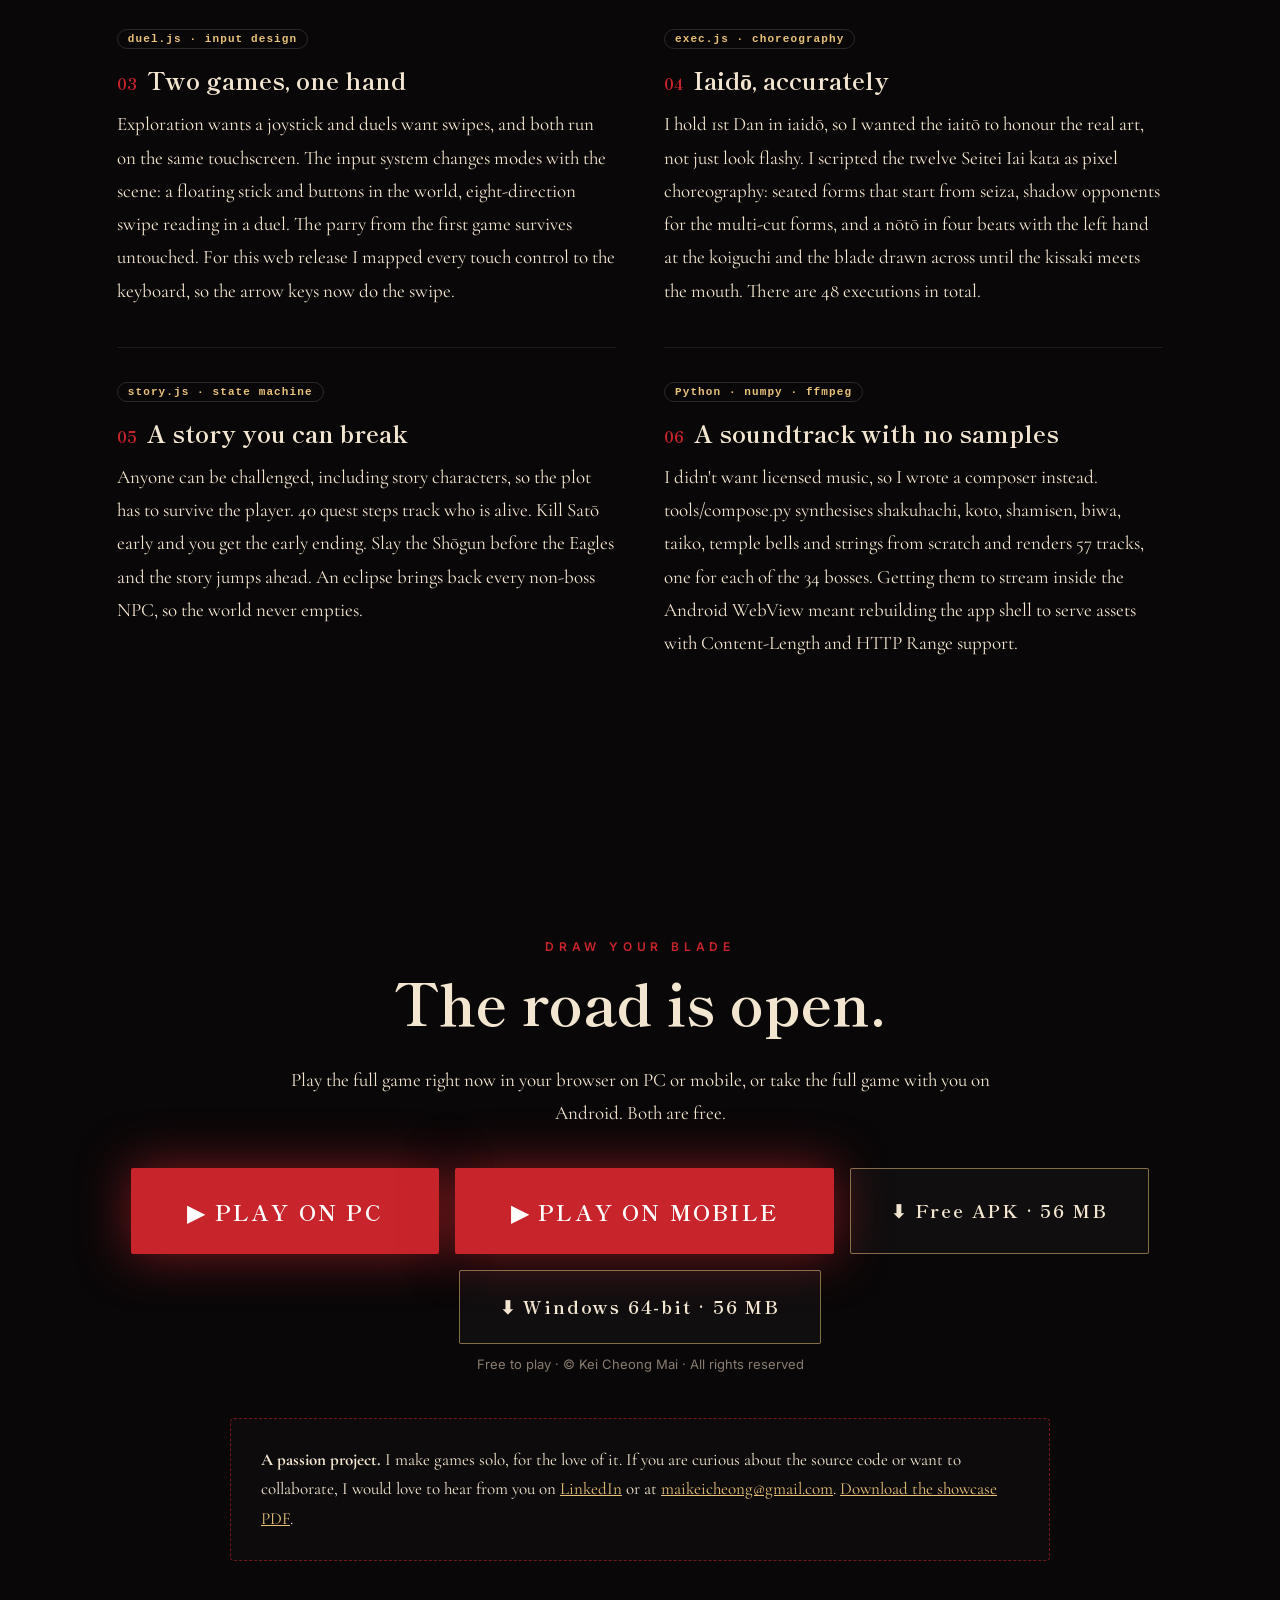
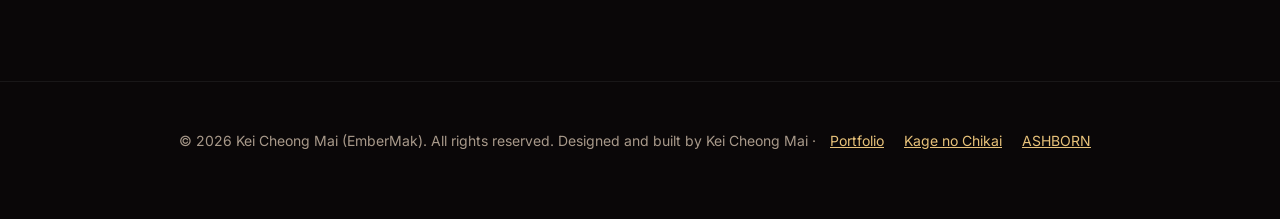
<file: kage-no-chikai-2/index.html>
<!doctype html><html lang="en"><head><meta charset="utf-8"><meta name="viewport" content="width=device-width,initial-scale=1">
<title>Kage no Chikai 2 · The Shadow's Vow | Kei Cheong Mai</title>
<meta name="description" content="Kage no Chikai 2 (影ノ誓・弐): an open-world pixel samurai adventure with duel combat, by Kei Cheong Mai. Play the demo free in your browser or download the 56 MB APK.">
<meta property="og:title" content="影ノ誓・弐 Kage no Chikai 2 · The Shadow's Vow"><meta property="og:image" content="https://embermak.github.io/kage-no-chikai-2/img/og-v13.png"><meta property="og:image:secure_url" content="https://embermak.github.io/kage-no-chikai-2/img/og-v13.png"><meta property="og:image:type" content="image/png"><meta property="og:image:width" content="1200"><meta property="og:image:height" content="627"><meta property="og:image:alt" content="Kage no Chikai 2: a duel with the glowing parry arrow, and an iaitō kata finisher"><meta property="og:type" content="website"><meta name="twitter:card" content="summary_large_image"><meta name="twitter:title" content="影ノ誓・弐 Kage no Chikai 2"><meta name="twitter:image" content="https://embermak.github.io/kage-no-chikai-2/img/og-v13.png"><meta property="og:url" content="https://embermak.github.io/kage-no-chikai-2/">
<link rel="icon" href="data:,">
<link rel="preconnect" href="https://fonts.gstatic.com" crossorigin>
<link href="https://fonts.googleapis.com/css2?family=Shippori+Mincho:wght@500;700;800&family=Cormorant+Garamond:ital,wght@0,500;0,700;1,500&family=Inter:wght@400;600&display=swap" rel="stylesheet">
<style>
:root{--bg:#0a0708;--bg2:#140d0e;--ink:#f3e6d0;--dim:#a8998a;--red:#c8242c;--gold:#e8c27a;--snow:#dfe4ea}
*{box-sizing:border-box;margin:0;padding:0}html{scroll-behavior:smooth}
body{background:var(--bg);color:var(--ink);font:400 17px/1.75 'Cormorant Garamond',Georgia,serif;font-size:19px;overflow-x:hidden}
h1,h2,h3,.jp,.btn,.stat b{font-family:'Shippori Mincho',serif}
a{color:var(--gold)}
nav{position:fixed;top:0;left:0;right:0;z-index:30;display:flex;justify-content:space-between;align-items:center;padding:14px 5vw;background:linear-gradient(#0a0708ee,transparent)}
nav a{color:var(--dim);text-decoration:none;font:600 13px Inter,sans-serif;letter-spacing:.08em;margin-left:20px}nav a:hover{color:var(--ink)}nav .home{margin:0;color:var(--ink)}
.hero{position:relative;min-height:100svh;display:flex;flex-direction:column;justify-content:center;align-items:center;text-align:center;padding:100px 6vw 70px;overflow:hidden}
.hero .bg{position:absolute;inset:-4%;background:url(img/v13-world.jpg) center/cover;filter:grayscale(.5) brightness(.32) blur(7px);animation:drift 40s ease-in-out infinite alternate}
.hero .bg2{position:absolute;inset:0;background:url(img/v13-duel-arrow.jpg) center/cover;filter:brightness(.4) grayscale(.2) blur(3px);clip-path:inset(0 0 0 100%);animation:wipe 14s ease-in-out infinite}
.hero::after{content:"";position:absolute;inset:0;background:radial-gradient(ellipse at center,transparent 10%,#0a0708 78%),linear-gradient(transparent 60%,#0a0708)}
.hero>*{position:relative;z-index:3}
.snow{position:absolute;inset:0;z-index:2;pointer-events:none;background-image:radial-gradient(2px 2px at 10% 20%,#fff9,transparent),radial-gradient(1.5px 1.5px at 30% 70%,#fff7,transparent),radial-gradient(2px 2px at 55% 35%,#fff8,transparent),radial-gradient(1.5px 1.5px at 80% 15%,#fff6,transparent),radial-gradient(2px 2px at 90% 60%,#fff8,transparent),radial-gradient(1.5px 1.5px at 65% 85%,#fff6,transparent);background-size:400px 400px;animation:fall 12s linear infinite}
.kick{font:600 12px Inter,sans-serif;letter-spacing:.4em;text-transform:uppercase;color:var(--gold);margin-bottom:22px}
.badge{display:inline-block;font:600 11px Inter,sans-serif;letter-spacing:.2em;background:var(--red);color:#fff;padding:5px 12px;border-radius:2px;margin-bottom:22px;box-shadow:0 0 30px #c8242c88}
h1{font-size:clamp(64px,14vw,170px);line-height:1;font-weight:800;letter-spacing:.08em;text-shadow:0 0 50px #000,0 4px 0 #000}
h1 .two{color:var(--red)}
.en{font:500 clamp(16px,2.4vw,24px) 'Cormorant Garamond';letter-spacing:.35em;text-transform:uppercase;color:var(--ink);opacity:.85;margin:14px 0 6px}
.line{width:min(420px,60vw);height:1px;background:linear-gradient(90deg,transparent,var(--red),transparent);margin:18px auto}
.tag{font-style:italic;font-size:clamp(20px,2.6vw,28px);max-width:760px}
.cta{display:flex;gap:16px;flex-wrap:wrap;justify-content:center;margin-top:38px}
.btn{display:inline-flex;align-items:center;gap:12px;padding:20px 40px;font-size:18px;font-weight:700;letter-spacing:.1em;text-decoration:none;border-radius:2px;transition:transform .2s,box-shadow .3s}
.btn:hover{transform:translateY(-3px)}
.play{background:var(--red);color:#fff;font-size:22px;padding:24px 56px;box-shadow:0 0 50px #c8242c99;animation:pulse 2.6s ease-in-out infinite}
.dl{border:1px solid #e8c27a88;color:var(--ink);background:#ffffff08}
.small{font:400 13px Inter,sans-serif;color:var(--dim);margin-top:16px}
.scroll{position:absolute;bottom:22px;font:600 11px Inter;letter-spacing:.35em;color:var(--dim);animation:bob 2s ease-in-out infinite}
section{padding:120px 6vw;max-width:1200px;margin:0 auto}
.eyebrow{font:600 12px Inter,sans-serif;letter-spacing:.4em;text-transform:uppercase;color:var(--red);margin-bottom:14px}
h2{font-size:clamp(32px,5vw,58px);line-height:1.15;margin-bottom:28px;font-weight:700}
p{margin-bottom:16px}
.two-col{display:grid;grid-template-columns:1fr 1fr;gap:56px;align-items:center}
.shot{width:100%;border-radius:4px;box-shadow:0 30px 90px #000c;border:1px solid #ffffff18;display:block}
.union{display:grid;grid-template-columns:1fr 90px 1fr;gap:20px;align-items:center;margin:50px 0}
.union .side{padding:30px;border:1px solid #ffffff14;background:var(--bg2);border-radius:4px}
.union .side h3{font-size:24px;margin-bottom:6px}.union .side .k{font:600 11px Inter;letter-spacing:.25em;color:var(--gold);text-transform:uppercase}
.union .plus{font:800 54px 'Shippori Mincho';color:var(--red);text-align:center;text-shadow:0 0 30px #c8242c}
.union .res{grid-column:1/-1;text-align:center;padding:34px;border:1px solid var(--red);background:linear-gradient(160deg,#c8242c22,transparent);border-radius:4px}
.union .res h3{font-size:30px}
.quote{font:italic 500 clamp(24px,3.2vw,36px) 'Cormorant Garamond';color:var(--gold);border-left:3px solid var(--red);padding:8px 0 8px 24px;margin:30px 0}
.stats{display:grid;grid-template-columns:repeat(4,1fr);gap:14px;margin-top:30px}
.stat{text-align:center;padding:28px 8px;border:1px solid #ffffff14;background:linear-gradient(160deg,#ffffff08,transparent);border-radius:4px}
.stat b{display:block;font-size:44px;color:var(--gold);line-height:1.1}.stat span{font:400 12px Inter;color:var(--dim);letter-spacing:.1em;text-transform:uppercase}
.feats{display:grid;grid-template-columns:repeat(3,1fr);gap:18px}
.feat{padding:30px;border:1px solid #ffffff12;border-radius:4px;background:var(--bg2);position:relative;overflow:hidden;transition:border-color .3s,transform .3s}
.feat:hover{border-color:var(--red);transform:translateY(-4px)}
.feat .jp{position:absolute;right:14px;top:6px;font-size:58px;color:#ffffff0a;font-weight:800}
.feat h3{font-size:22px;margin-bottom:10px;color:var(--gold)}.feat p{font-size:17px;color:var(--dim);margin:0}
.gallery{display:grid;grid-template-columns:repeat(3,1fr);gap:16px}
.gallery figure{overflow:hidden;border-radius:4px;border:1px solid #ffffff14;background:#000}
.gallery figure.big{grid-column:span 2;grid-row:span 2}
.gallery img{width:100%;height:100%;object-fit:cover;display:block;transition:transform .7s}.gallery figure:hover img{transform:scale(1.05)}
.gallery figcaption{padding:10px 14px;font:400 13px Inter;color:var(--dim)}
.todo{border:2px dashed #c8242c99;border-radius:6px;padding:34px;background:#c8242c0a}
.todo .flag{display:inline-block;font:600 11px Inter;letter-spacing:.2em;background:#e8c27a;color:#1a0f08;padding:4px 10px;border-radius:2px;margin-bottom:14px}
.ch{padding:24px 0;border-top:1px solid #ffffff14}.ch h3{font-size:24px;margin-bottom:6px}.ch .tech{font:600 11px ui-monospace,monospace;letter-spacing:.1em;color:var(--gold);border:1px solid #ffffff22;padding:3px 10px;border-radius:20px;display:inline-block;margin-bottom:10px}
.pgrid{display:grid;grid-template-columns:repeat(4,1fr);gap:18px;margin-top:30px}
.pcard{position:relative;overflow:hidden;display:flex;flex-direction:column;padding:32px 28px;border:1px solid #ffffff18;border-radius:6px;background:linear-gradient(165deg,#1a0d10,#0d0809);color:var(--ink);text-decoration:none;transition:transform .3s,border-color .3s,box-shadow .3s}
.pcard:hover{transform:translateY(-6px);border-color:var(--red);box-shadow:0 20px 60px #c8242c44}
.pcard .jp{position:absolute;right:16px;top:4px;font-size:84px;font-weight:800;color:#ffffff0b}
.pcard .pk{font:600 11px Inter;letter-spacing:.25em;text-transform:uppercase;color:var(--gold);margin-bottom:8px}
.pcard h3{font-size:30px;margin-bottom:10px}.pcard p{font-size:16px;color:var(--dim)}
.pcard ul{list-style:none;font:400 14px/1.9 Inter,sans-serif;color:var(--ink);margin:0 0 22px;padding:0}.pcard li:before{content:"— ";color:var(--red)}
.pcard .go{margin-top:auto;display:block;text-align:center;padding:16px;background:var(--red);color:#fff;font:700 16px 'Shippori Mincho',serif;letter-spacing:.15em;border-radius:2px;box-shadow:0 0 30px #c8242c77}
.pcard.dlc .go{background:transparent;border:1px solid var(--gold);color:var(--gold);box-shadow:none}
kbd{display:inline-block;padding:0 6px;border:1px solid #e8c27a88;border-bottom-width:3px;border-radius:4px;background:#241417;font:12px ui-monospace,monospace;color:#fff}
.chs{display:grid;grid-template-columns:1fr 1fr;gap:0 48px}.ch .n{font:800 15px 'Shippori Mincho';color:var(--red);margin-right:10px}
@media(max-width:860px){.pgrid{grid-template-columns:1fr}.chs{grid-template-columns:1fr}}
.end{text-align:center}
.note{margin:46px auto 0;max-width:820px;padding:26px 30px;border:1px dashed #c8242c88;border-radius:4px;text-align:left;background:#ffffff05;font-size:17px}
@media (min-width:861px) and (max-width:1100px){.pgrid{grid-template-columns:repeat(2,1fr)}}
.own{opacity:.8;margin-top:12px}
footer{text-align:center;padding:50px 6vw 70px;color:var(--dim);font:400 14px Inter;border-top:1px solid #ffffff10}footer a{margin:0 10px}
.rv{opacity:0;transform:translateY(30px);transition:opacity 1s,transform 1s}.rv.in{opacity:1;transform:none}
@keyframes drift{to{transform:scale(1.12) translate(-2%,1%)}}@keyframes bob{50%{transform:translateY(6px)}}
@keyframes wipe{0%,40%{clip-path:inset(0 0 0 100%)}55%,85%{clip-path:inset(0 0 0 0)}100%{clip-path:inset(0 100% 0 0)}}
@keyframes fall{to{background-position:60px 400px,-40px 400px,30px 400px,-20px 400px,50px 400px,-30px 400px}}
@keyframes pulse{50%{box-shadow:0 0 80px #c8242ccc}}
@media(max-width:860px){.two-col{grid-template-columns:1fr}.stats{grid-template-columns:repeat(3,1fr)}.feats{grid-template-columns:1fr}.gallery{grid-template-columns:1fr}.gallery figure.big{grid-column:auto;grid-row:auto}.union{grid-template-columns:1fr}.union .plus{font-size:40px}section{padding:80px 6vw}nav .links a:not(:last-child){display:none}}
@media(max-width:480px){.btn{width:100%;justify-content:center}.play{padding:22px 20px}}
</style></head><body>
<nav><a class="home" href="https://embermak.github.io/">← Kei Cheong Mai</a><div class="links"><a href="#union">The idea</a><a href="#features">Features</a><a href="#challenges">Dev challenges</a><a href="#play">Play</a></div></nav>
<header class="hero"><div class="bg"></div><div class="bg2"></div><div class="snow"></div>
<div class="badge">NEWEST · MY FAVOURITE</div>
<div class="kick">Open world × duel combat · Android &amp; Web</div>
<h1>影ノ誓・<span class="two">弐</span></h1>
<div class="en">Kage no Chikai 2 — The Shadow's Vow</div><div class="line"></div>
<p class="tag">Walk all of Japan. Draw your blade on any road. Keep the vow.</p>
<div class="cta"><a class="btn play" href="#play">▶ PLAY FREE NOW</a><a class="btn dl" href="KageNoChikai2-v1.3.apk" download>⬇ Free APK · 56 MB</a><a class="btn dl" href="KageNoChikai2-v1.3-win64.zip" download>⬇ Windows 64-bit · 56 MB</a></div>
<p class="small">Free to play · © Kei Cheong Mai · All rights reserved<br>Free · Play on PC (keyboard) or mobile in your browser, no install · APK for Android 7.0+ · v1.3</p>
<div class="scroll">SCROLL</div></header>

<section id="play"><div class="eyebrow rv">Choose your road</div><h2 class="rv">Play it right now. Free.</h2>
<p class="rv" style="max-width:760px">Four ways in, same game. The web build is the full v1.3 game running in your browser, with the soundtrack streamed, your progress saved locally.</p>
<div class="pgrid">
 <a class="pcard rv" href="play/?mode=pc"><span class="jp">鍵</span><div class="pk">Web · Desktop</div><h3>Play on PC</h3>
  <p>Full keyboard support. The controls sheet opens when the game starts, and <kbd>?</kbd> brings it back any time.</p>
  <ul><li><kbd>WASD</kbd>/<kbd>←↑↓→</kbd> walk · <kbd>Shift</kbd> run · <kbd>E</kbd> talk</li><li>Duel: <b>arrow keys = the swipe</b>, press two for diagonals</li><li><kbd>Space</kbd> block · <kbd>Q</kbd> step back · <kbd>E</kbd> jump · <kbd>F</kbd> <kbd>R</kbd> specials</li></ul>
  <span class="go">▶ PLAY ON PC</span></a>
 <a class="pcard rv" href="play/?mode=mobile"><span class="jp">指</span><div class="pk">Web · Phone &amp; tablet</div><h3>Play on Mobile</h3>
  <p>The original touch controls, as on the Android build. Turn your phone to landscape.</p>
  <ul><li>Drag the left half for the floating joystick</li><li>Swipe along the foe's arrow to parry</li><li>Hold 受 to block · tap 退 / 跳 on red attacks</li></ul>
  <span class="go">▶ PLAY ON MOBILE</span></a>
 <a class="pcard dlc rv" href="KageNoChikai2-v1.3.apk" download><span class="jp">弐</span><div class="pk">Android · v1.3 · 56 MB</div><h3>Download the APK</h3>
  <p>The native Android build with amplitude-controlled haptics for parries, hits and executions, plus offline play.</p>
  <ul><li>Free, no ads, no account</li><li>Android 7.0+ · landscape</li><li>Allow "install unknown apps" when asked</li></ul>
  <span class="go">⬇ DOWNLOAD FREE</span></a>
 <a class="pcard dlc rv" href="KageNoChikai2-v1.3-win64.zip" download><span class="jp">窓</span><div class="pk">Windows 10/11 · 64-bit · v1.3 · 56 MB</div><h3>Download for Windows (64-bit)</h3>
  <p>The full game as a desktop app: keyboard controls, fullscreen with <kbd>F11</kbd>, offline play and local saves.</p>
  <ul><li>Unzip the folder, then run <b>KageNoChikai2.exe</b></li><li>SmartScreen warning? "More info" › "Run anyway" (unsigned indie build)</li><li>Free, no ads, no account</li></ul>
  <span class="go">⬇ DOWNLOAD FOR WINDOWS</span></a>
</div><p class="small own">Free to play · © Kei Cheong Mai · All rights reserved</p></section>

<section id="union">
<div class="eyebrow rv">Why this game exists</div>
<h2 class="rv">Exploration or combat? I stopped choosing.</h2>
<p class="rv">I had made two very different games. <b>Bright Spirit</b> is about the joy of wandering: a big world, roads to follow and secrets off them. <b>Kage no Chikai</b> is about one moment: two swordsmen, a glowing arrow and a parry that has to be perfect. Players asked me which kind of game I would make next. My answer was both.</p>
<div class="union rv">
 <div class="side"><div class="k">From Bright Spirit</div><h3>Open-world exploration</h3><p style="margin:0;color:var(--dim)">A living map, towns and roads, day and night, weather, and the pull of the next horizon.</p></div>
 <div class="plus">＋</div>
 <div class="side"><div class="k">From Kage no Chikai</div><h3>Arrow-parry duels</h3><p style="margin:0;color:var(--dim)">Swipe along the enemy's telegraphed arrow to parry, block, step back or leap over red unblockables.</p></div>
 <div class="res"><div class="eyebrow" style="margin-bottom:6px">The result</div><h3>Kage no Chikai 2</h3><p style="margin:8px 0 0">A pixel-art Japan you can travel end to end, where any road, village or castle gate can become a duel.</p></div>
</div>
<p class="rv">It is my second game, built on everything the first ones taught me, and it is the one I have had the most fun making.</p>
</section>

<section id="story"><div class="two-col">
<div class="rv"><div class="eyebrow">The story</div><h2>A body double with one way out.</h2>
<p>You are <b>Kage</b>, the body double of Lord Satō of Kyō. You have lived your whole life as another man's shadow. Now you are given a deal: kill the <b>Eight Eagles</b> and <b>Shōgun Iki</b>, and your family goes free.</p>
<p><b>Part One · 影の誓い</b> is the vow. <b>Part Two · 天下統一</b> opens up a secret map, sea shrines and eight clans, and asks whether one shadow can unite Japan.</p>
<div class="quote">Every road is a story. Every stranger might be a blade.</div></div>
<img class="shot rv" src="img/v13-world.jpg" alt="Exploring the castle town of Kyō"></div>
<div class="stats">
 <div class="stat rv"><b>30</b><span>Provinces</span></div>
 <div class="stat rv"><b>106</b><span>Towns, castles &amp; shrines</span></div>
 <div class="stat rv"><b>34</b><span>Bosses</span></div>
 <div class="stat rv"><b>63</b><span>Characters</span></div>
 <div class="stat rv"><b>57</b><span>Original tracks</span></div>
 <div class="stat rv"><b>40</b><span>Story quests</span></div>
 <div class="stat rv"><b>48</b><span>Executions</span></div>
 <div class="stat rv"><b>13</b><span>Weapon kinds</span></div>
</div></section>

<section id="features"><div class="eyebrow rv">What's inside</div><h2 class="rv">A whole country, one blade at a time</h2>
<div class="feats">
 <article class="feat rv"><span class="jp">旅</span><h3>Walk all of Japan</h3><p>A procedurally generated archipelago of 30 provinces, from Kyūshū to Ezo, with 106 castles, forts, ports, temples, shrines, villages and hideouts linked by roads.</p></article>
 <article class="feat rv"><span class="jp">誓</span><h3>A two-part story</h3><p>40 quest steps with cutscenes, a guiding wind that points to your next objective, and NPCs you can talk to, trade with or challenge.</p></article>
 <article class="feat rv"><span class="jp">刀</span><h3>Arrow-parry duels</h3><p>The signature parry from Kage no Chikai: swipe along the telegraphed arrow, hold to block, and step back or jump when an attack glows red.</p></article>
 <article class="feat rv"><span class="jp">鬼</span><h3>34 bosses, 34 themes</h3><p>Each named boss, from Hanzō to Date to Shōgun Iki, has his own theme in a soundtrack of 57 tracks synthesised entirely in code.</p></article>
 <article class="feat rv"><span class="jp">袋</span><h3>Loot &amp; gear</h3><p>Five rarities from common to mythic, 13 weapon kinds from katana to kusarigama, 14 helms, 14 armours and 10 charms. Gear changes Kage's sprite. Beat a merchant, the deadliest duellists of all, and take their best stock.</p></article>
 <article class="feat rv"><span class="jp">馬</span><h3>A living world</h3><p>A horse of your own, day and night, rain and snow, region music that changes as you ride, and a full map of Japan with travel waypoints.</p></article>
 <article class="feat rv"><span class="jp">居</span><img src="img/v13-iaito-kata.jpg" alt="Iaitō kata finisher: KATA 1 · MAE" loading="lazy" style="width:100%;border-radius:3px;margin-bottom:14px;border:1px solid #d9b24e55"><h3>The iaitō &amp; twelve kata</h3><p>A sheathed blade where a perfect parry becomes a draw-cut. Its finishers are the twelve ZNKR Seitei Iai forms, performed in order with their real names, each ending in chiburi and an accurate four-beat nōtō.</p></article>
 <article class="feat rv"><span class="jp">討</span><h3>48 executions</h3><p>Every victory ends in a weapon-specific pixel execution, three per weapon kind. Bosses get a cinematic: the disarm, the last breath, the cut, then 討取 SLAIN.</p></article>
 <article class="feat rv"><span class="jp">業</span><h3>Choices that cut deep</h3><p>Four difficulties up to Hell, where the timing ring disappears. Kill a story character out of order and the story changes: early endings, a different betrayal, a horse you must buy. The dead stay dead until the next eclipse.</p></article>
</div></section>

<section><div class="eyebrow rv">Real screenshots</div><h2 class="rv">Captured straight from the game</h2>
<div class="gallery">
 <figure class="big rv"><img src="img/v13-duel-arrow.jpg" alt="Duel against Watanabe Sōsuke with the glowing parry arrow"><figcaption>The arrow parry: Watanabe Sōsuke winds up his spear, and the glowing arrow and gold ring show where to swipe.</figcaption></figure>
 <figure class="big rv"><img src="img/v13-iaito-kata.jpg" alt="Iaitō kata finisher, KATA 1 MAE"><figcaption>The iaitō: a finisher from the twelve Seitei Iai kata, with the kata named on screen (前 · Mae).</figcaption></figure>
 <figure class="rv"><img src="img/v13-boss-arrow.jpg" alt="Boss duel against Gonbei the Ferryman"><figcaption>Boss duel by the lake: Gonbei the Ferryman, with his own theme.</figcaption></figure>
 <figure class="rv"><img src="img/v13-world.jpg" alt="Exploring the castle town of Kyō"><figcaption>The open world: the castle town of Kyō.</figcaption></figure>
 <figure class="rv"><img src="img/v13-map.jpg" alt="Map of Japan"><figcaption>The map of Japan, with travel waypoints.</figcaption></figure>
 <figure class="rv"><img src="img/v13-pc-controls.jpg" alt="Keyboard controls sheet"><figcaption>The PC web build: a full keyboard controls sheet (press ? any time).</figcaption></figure>
 <figure class="rv"><img src="img/v13-title.jpg" alt="Title screen"><figcaption>The title screen, drawn over the living world.</figcaption></figure>
</div></section>

<section id="challenges"><div class="eyebrow rv">Development challenges</div><h2 class="rv">How I built a country from code</h2>
<p class="rv" style="max-width:820px">No asset store, no sample packs, no engine. Every pixel, tree, road, character, sound and note in Kage no Chikai 2 is generated or written in plain JavaScript and Python. These are the walls I hit, and how I got past each one.</p>
<div class="chs">
<div class="ch rv"><span class="tech">world.js · procedural generation</span><h3><span class="n">01</span>Drawing Japan</h3><p>A 640×640-tile archipelago shaped like Japan, with Honshū, Shikoku, Kyūshū, Hokkaidō, Sado and Awaji, rivers, Lake Biwa, mountains, snow country and volcanic Satsuma. It also had to be a fair game map, so 30 provinces each get a capital, a shrine and villages, and every site is joined by roads and bridges that make sense to walk.</p></div>
<div class="ch rv"><span class="tech">chunk renderer · two canvases</span><h3><span class="n">02</span>Smooth on a mid-range phone</h3><p>A world that size can't be drawn every frame. The renderer caches the map in chunks and splits the screen into a pixel-art canvas and a crisp overlay for text and UI. An automatic Lite mode steps in on slow devices and adapts the effects, so the game stays playable everywhere.</p></div>
<div class="ch rv"><span class="tech">duel.js · input design</span><h3><span class="n">03</span>Two games, one hand</h3><p>Exploration wants a joystick and duels want swipes, and both run on the same touchscreen. The input system changes modes with the scene: a floating stick and buttons in the world, eight-direction swipe reading in a duel. The parry from the first game survives untouched. For this web release I mapped every touch control to the keyboard, so the arrow keys now do the swipe.</p></div>
<div class="ch rv"><span class="tech">exec.js · choreography</span><h3><span class="n">04</span>Iaidō, accurately</h3><p>I hold 1st Dan in iaidō, so I wanted the iaitō to honour the real art, not just look flashy. I scripted the twelve Seitei Iai kata as pixel choreography: seated forms that start from seiza, shadow opponents for the multi-cut forms, and a nōtō in four beats with the left hand at the koiguchi and the blade drawn across until the kissaki meets the mouth. There are 48 executions in total.</p></div>
<div class="ch rv"><span class="tech">story.js · state machine</span><h3><span class="n">05</span>A story you can break</h3><p>Anyone can be challenged, including story characters, so the plot has to survive the player. 40 quest steps track who is alive. Kill Satō early and you get the early ending. Slay the Shōgun before the Eagles and the story jumps ahead. An eclipse brings back every non-boss NPC, so the world never empties.</p></div>
<div class="ch rv"><span class="tech">Python · numpy · ffmpeg</span><h3><span class="n">06</span>A soundtrack with no samples</h3><p>I didn't want licensed music, so I wrote a composer instead. tools/compose.py synthesises shakuhachi, koto, shamisen, biwa, taiko, temple bells and strings from scratch and renders 57 tracks, one for each of the 34 bosses. Getting them to stream inside the Android WebView meant rebuilding the app shell to serve assets with Content-Length and HTTP Range support.</p></div>
</div></section>

<section class="end"><div class="eyebrow rv">Draw your blade</div><h2 class="rv">The road is open.</h2>
<p class="rv" style="max-width:720px;margin:0 auto 10px">Play the full game right now in your browser on PC or mobile, or take the full game with you on Android. Both are free.</p>
<div class="cta rv"><a class="btn play" href="play/?mode=pc">▶ PLAY ON PC</a><a class="btn play" href="play/?mode=mobile" style="animation:none">▶ PLAY ON MOBILE</a><a class="btn dl" href="KageNoChikai2-v1.3.apk" download>⬇ Free APK · 56 MB</a><a class="btn dl" href="KageNoChikai2-v1.3-win64.zip" download>⬇ Windows 64-bit · 56 MB</a></div><p class="small own">Free to play · © Kei Cheong Mai · All rights reserved</p>
<div class="note rv"><b>A passion project.</b> I make games solo, for the love of it. If you are curious about the source code or want to collaborate, I would love to hear from you on <a href="https://www.linkedin.com/in/kei-cheong-mai-2151913a4" target="_blank" rel="noopener">LinkedIn</a> or at <a href="mailto:maikeicheong@gmail.com?subject=Kage%20no%20Chikai%202">maikeicheong@gmail.com</a>. <a href="kage-no-chikai-2-showcase.pdf">Download the showcase PDF</a>.</div></section>
<footer>© 2026 Kei Cheong Mai (EmberMak). All rights reserved. Designed and built by Kei Cheong Mai · <a href="https://embermak.github.io/">Portfolio</a><a href="https://embermak.github.io/kage-no-chikai/">Kage no Chikai</a><a href="https://embermak.github.io/ashborn-2d/">ASHBORN</a></footer>
<script>const io=new IntersectionObserver(es=>es.forEach(e=>{if(e.isIntersecting){e.target.classList.add('in');io.unobserve(e.target)}}),{threshold:.1});document.querySelectorAll('.rv').forEach(el=>io.observe(el));</script>
</body></html>
</file>
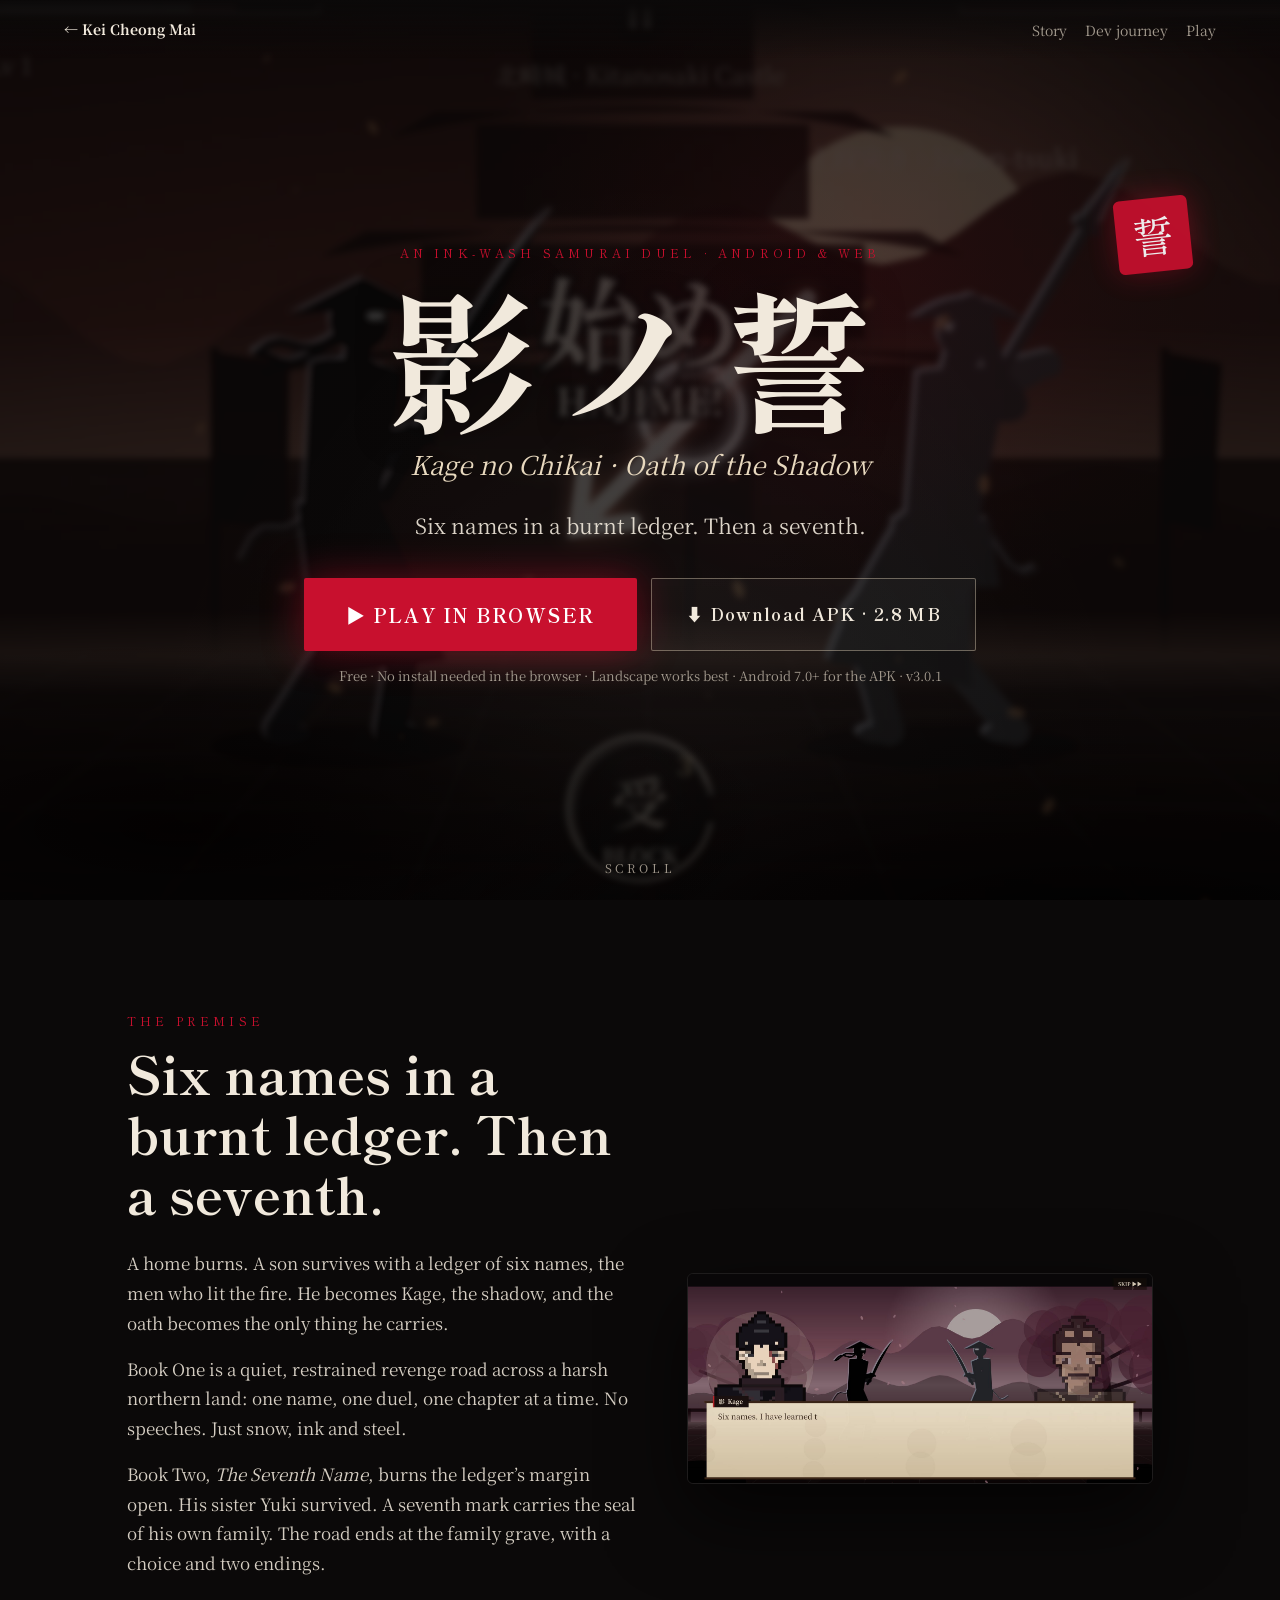
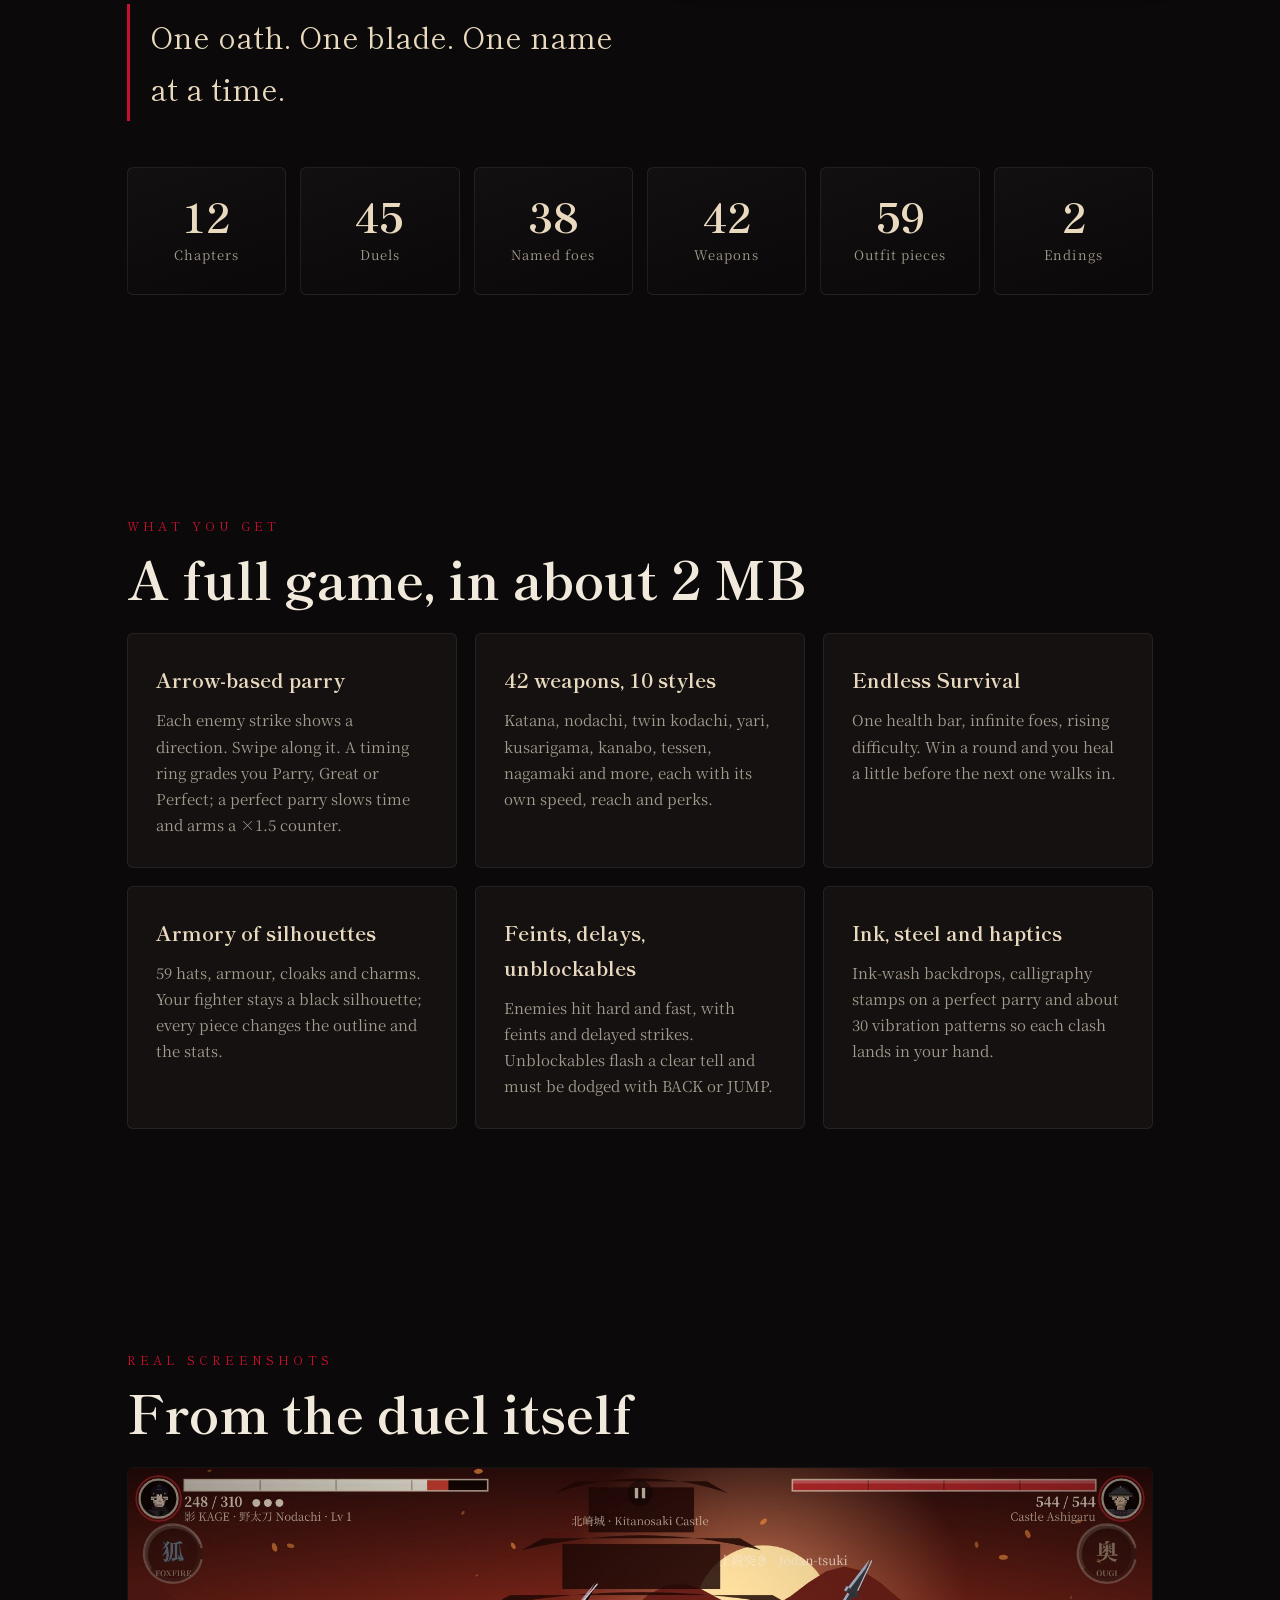
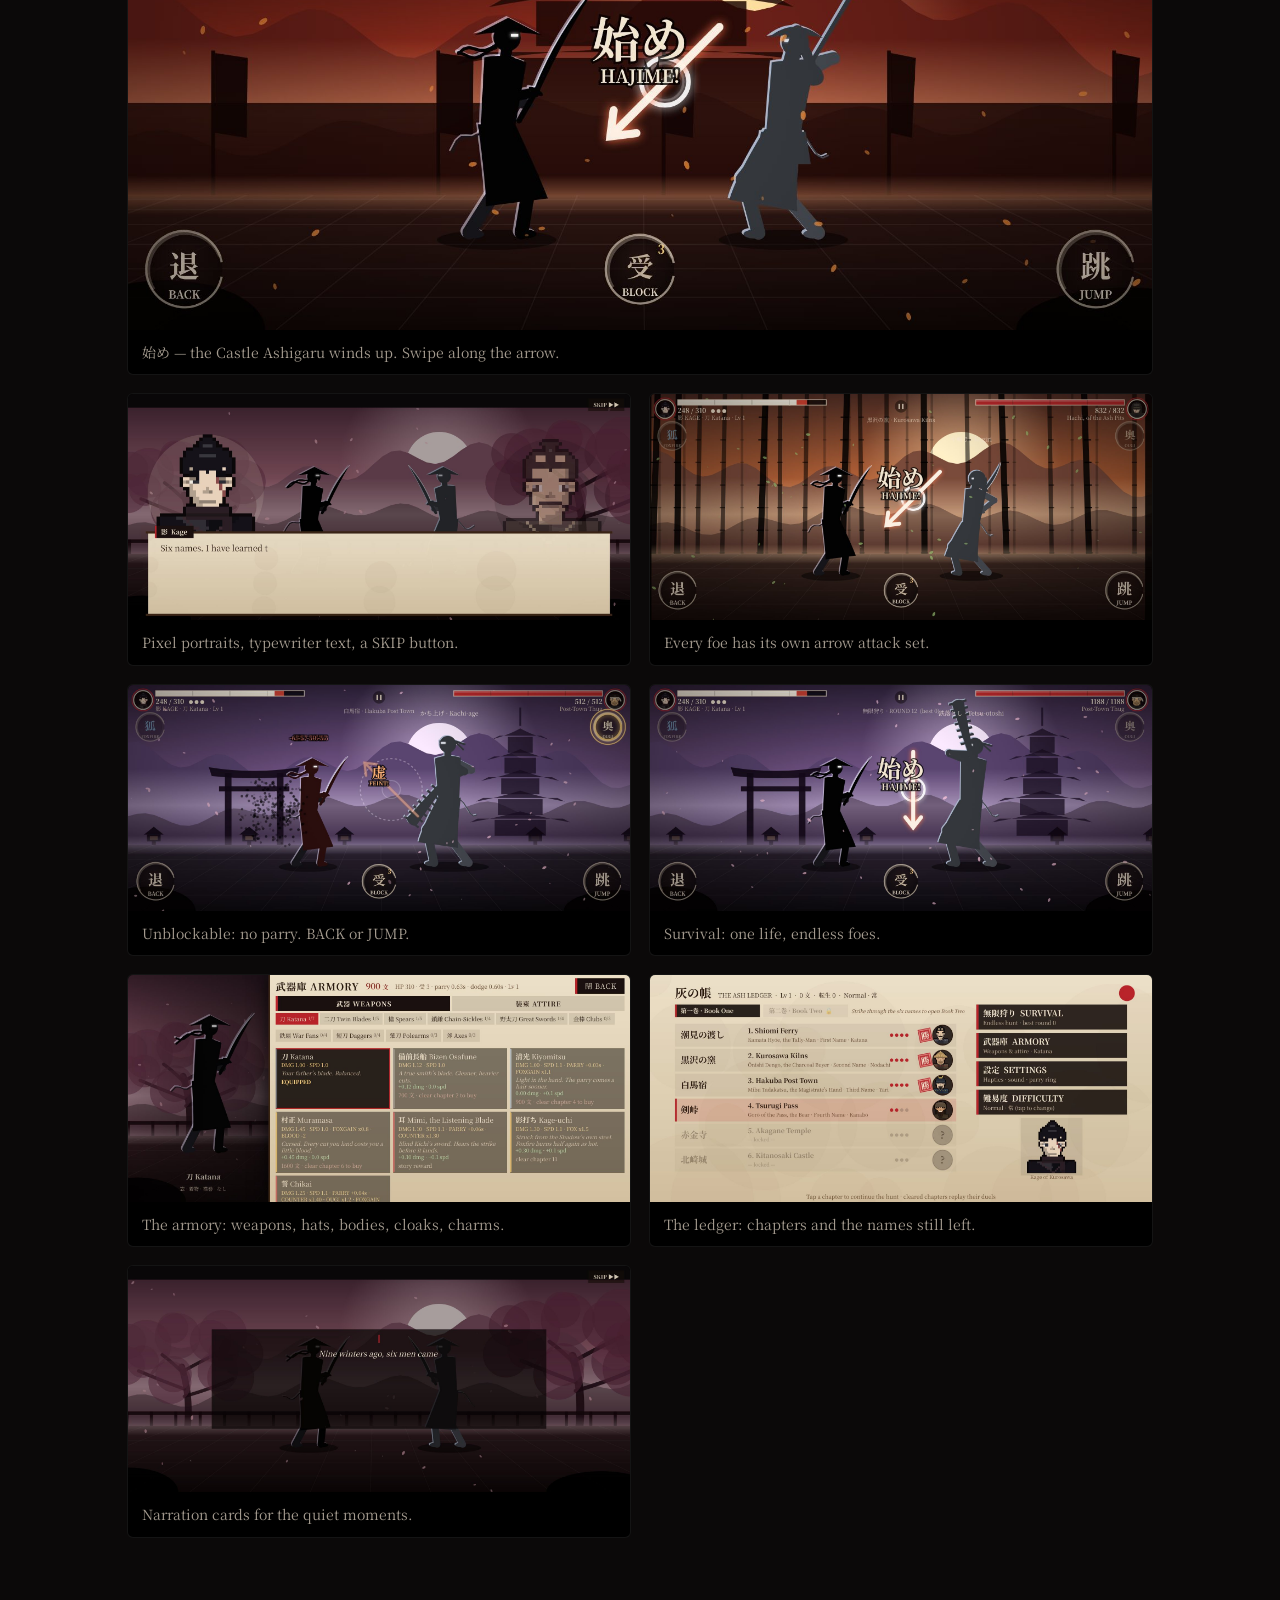
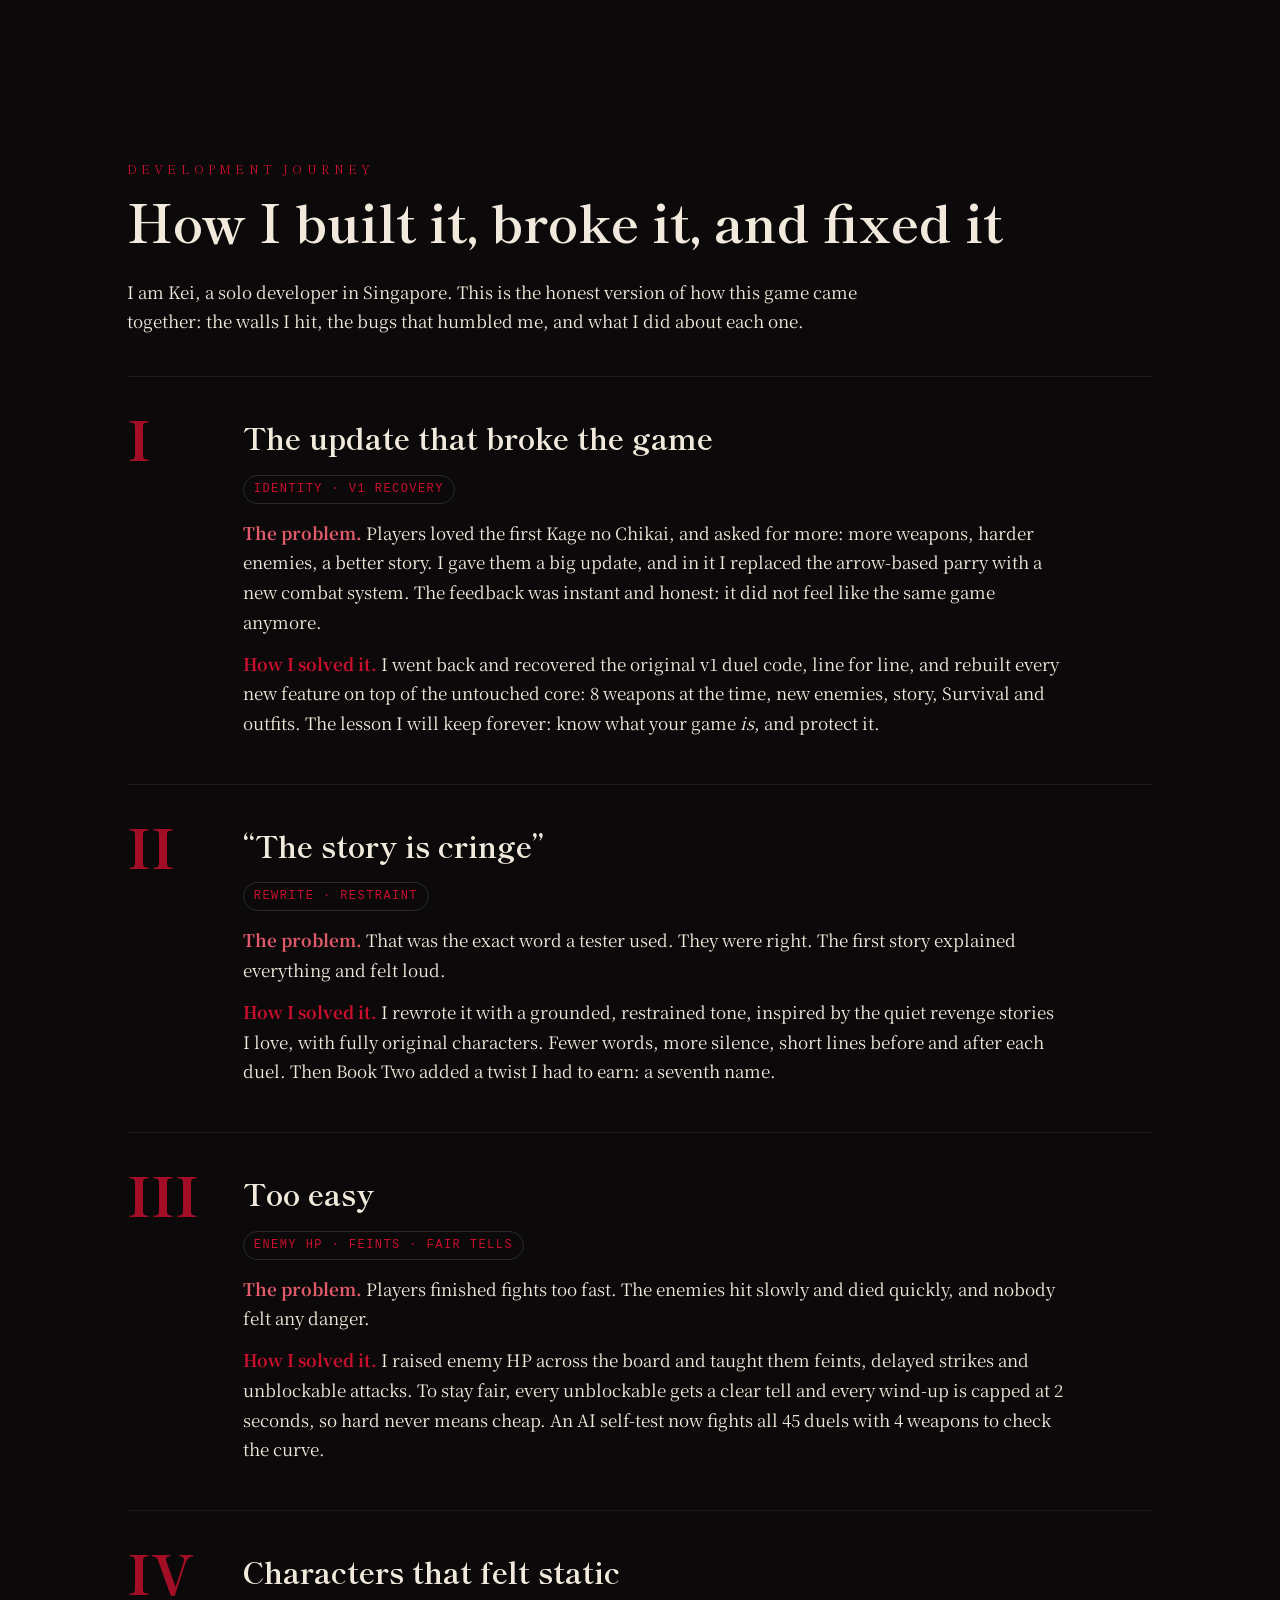
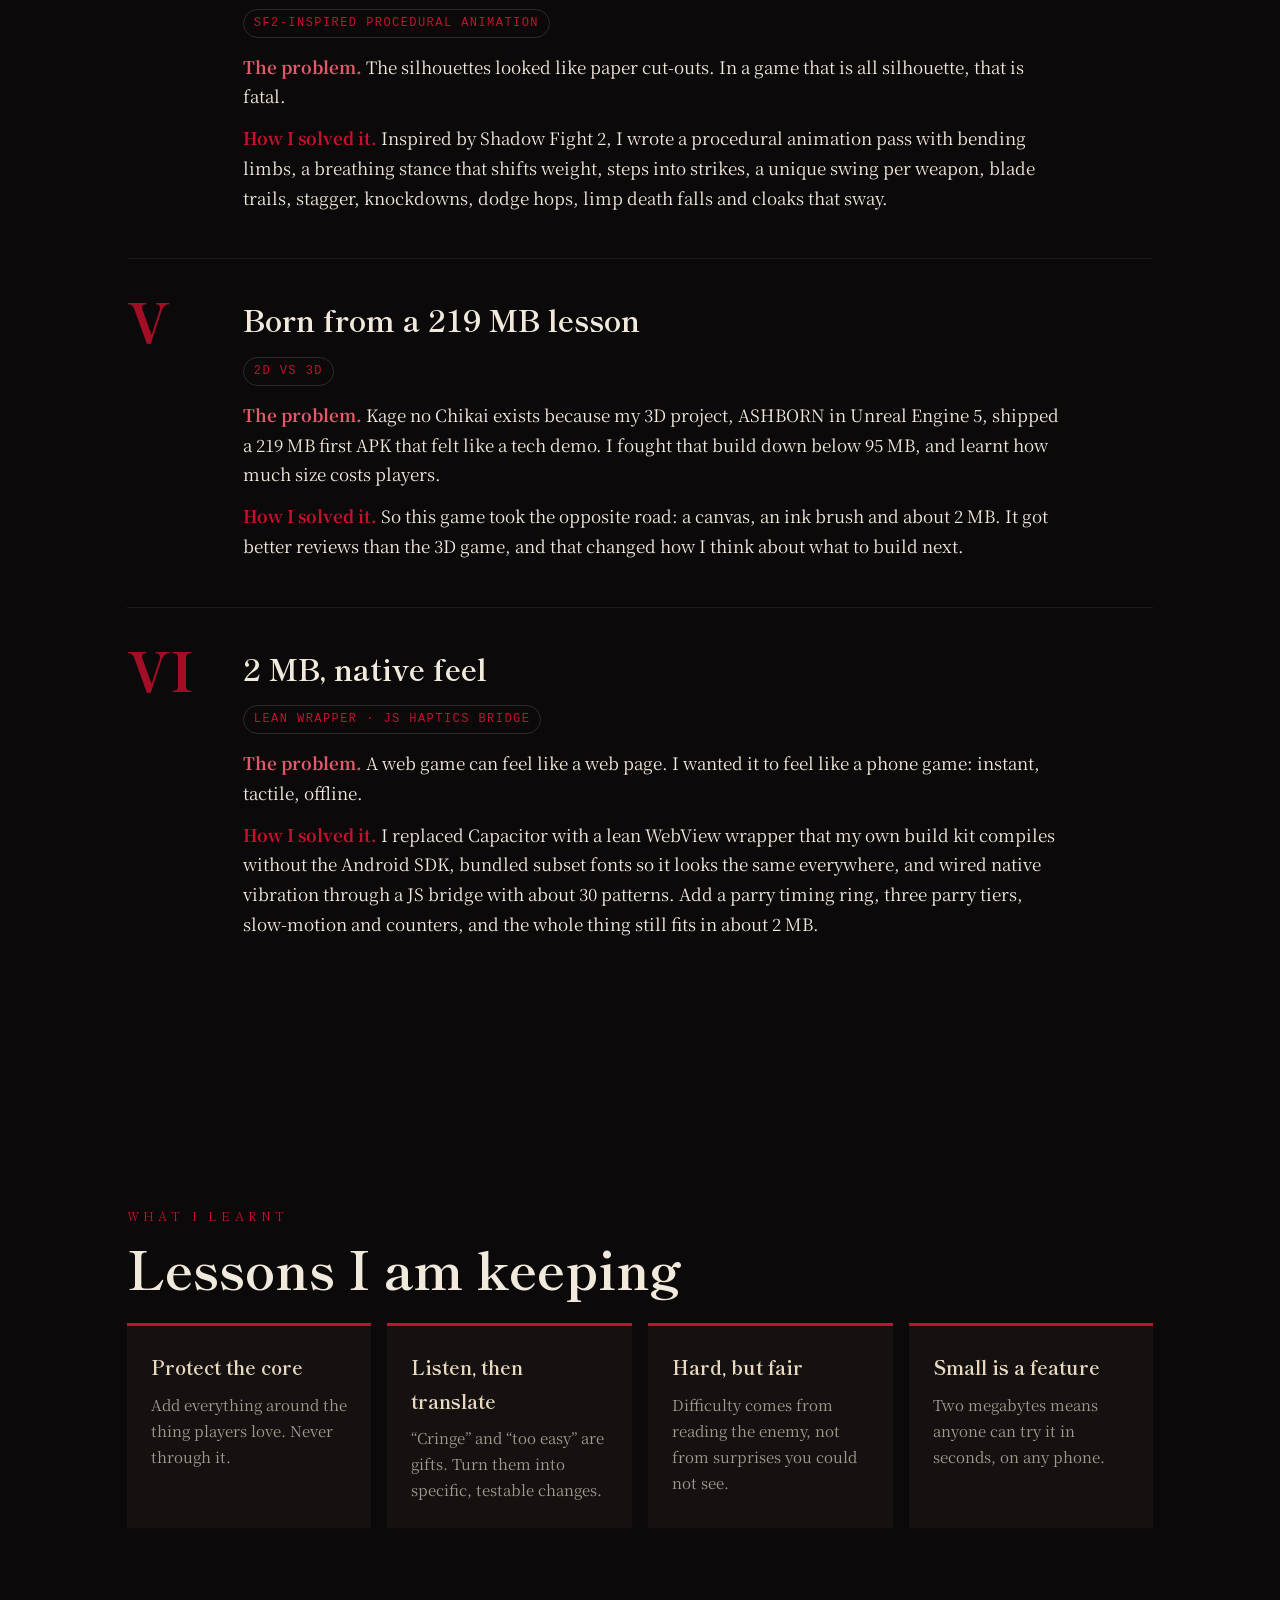
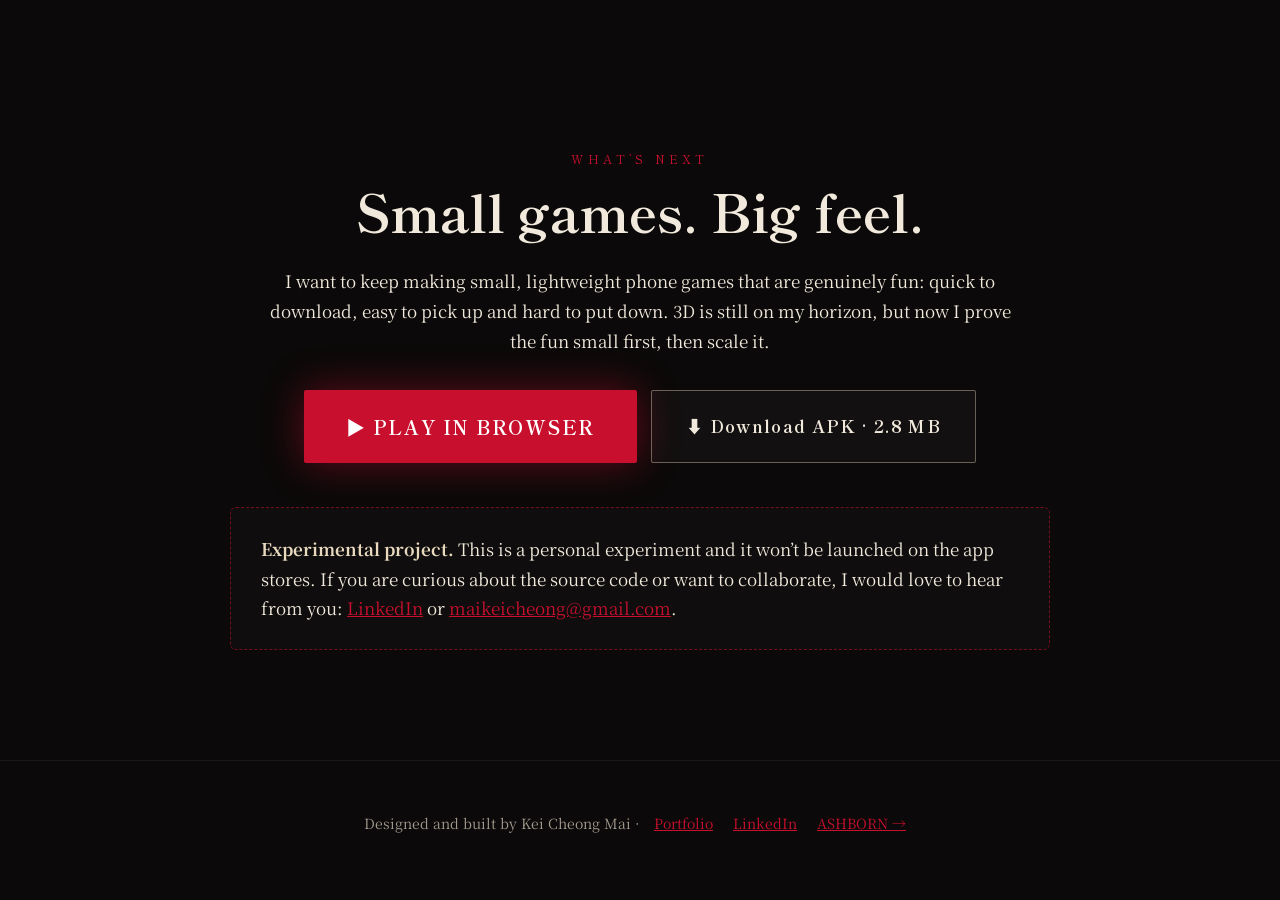
<file: kage-no-chikai/index.html>
<!doctype html><html lang="en"><head><meta charset="utf-8"><meta name="viewport" content="width=device-width,initial-scale=1">
<title>Kage no Chikai · Oath of the Shadow | Kei Cheong Mai</title>
<meta name="description" content="Six names in a burnt ledger. Then a seventh. An experimental 2D phone game by Kei Cheong Mai. Play free in your browser or download the 2.8 MB APK.">
<meta property="og:title" content="影ノ誓 · Kage no Chikai · Oath of the Shadow"><meta property="og:image" content="https://embermak.github.io/kage-no-chikai/img/parry.jpg"><meta property="og:url" content="https://embermak.github.io/kage-no-chikai/">
<link rel="preconnect" href="https://fonts.gstatic.com" crossorigin><link href="https://fonts.googleapis.com/css2?family=Shippori+Mincho:wght@500;700;800&family=Noto+Serif+JP:wght@400;600&display=swap" rel="stylesheet">
<style>
:root{--bg:#0b0909;--bg2:#151110;--ink:#f1e9dc;--dim:#a39a8e;--a1:#c8102e;--a2:#e8d9bf;--a3:#c8102e}
*{box-sizing:border-box;margin:0;padding:0}html{scroll-behavior:smooth}
body{background:var(--bg);color:var(--ink);font:400 17px/1.75 'Noto Serif JP', Georgia, serif;overflow-x:hidden}
h1,h2,h3,h4,.btn,.kick,.stat b,.jn{font-family:'Shippori Mincho', 'Noto Serif JP', serif}
a{color:var(--a1)}
nav{position:fixed;top:0;left:0;right:0;z-index:20;display:flex;justify-content:space-between;align-items:center;padding:14px 5vw;background:linear-gradient(var(--bg),transparent)}
nav a{color:var(--dim);text-decoration:none;font-size:14px;margin-left:18px}nav a:hover{color:var(--ink)}nav .home{margin:0;color:var(--ink);font-weight:700}
.hero{position:relative;min-height:100svh;display:flex;flex-direction:column;justify-content:center;align-items:center;text-align:center;padding:90px 6vw 60px;overflow:hidden;background:radial-gradient(circle at 70% 25%, #c8102e22 0%, transparent 35%), radial-gradient(ellipse at 50% 120%, #ffffff10 0%, transparent 60%),var(--bg)}
.hero .bgimg{position:absolute;inset:0;background:url(img/parry.jpg) center/cover;opacity:.2;filter:blur(3px) grayscale(.4) contrast(1.1);transform:scale(1.08);animation:drift 30s ease-in-out infinite alternate}
.hero::after{content:"";position:absolute;inset:0;background:radial-gradient(ellipse at center,transparent 20%,var(--bg) 80%)}
.hero>*{position:relative;z-index:2}
.kick{letter-spacing:.35em;text-transform:uppercase;font-size:12px;color:var(--a3);margin-bottom:18px}
h1{font-size:clamp(56px,13vw,150px);line-height:1;font-weight:900;letter-spacing:.12em;color:var(--ink);text-shadow:0 0 40px #0008}
.sub{font-style:italic;font-size:clamp(18px,2.6vw,26px);color:var(--a2);margin:10px 0 20px}
.tag{font-size:clamp(17px,2vw,21px);max-width:640px;color:var(--ink);opacity:.9}
.cta{display:flex;gap:14px;flex-wrap:wrap;justify-content:center;margin-top:34px}
.btn{display:inline-flex;align-items:center;gap:10px;padding:18px 34px;font-size:17px;font-weight:700;letter-spacing:.08em;text-decoration:none;border-radius:2px;transition:transform .2s,box-shadow .3s}
.btn:hover{transform:translateY(-2px)}
.play{background:var(--a1);color:#fff;box-shadow:0 0 40px #c8102e77;font-size:19px;padding:20px 42px}
.play:hover{box-shadow:0 0 70px #c8102e}
.dl{border:1px solid #e8d9bf66;color:var(--ink);background:#ffffff08}
.small{font-size:13px;color:var(--dim);margin-top:14px}
.scroll{position:absolute;bottom:22px;font-size:12px;letter-spacing:.3em;color:var(--dim);animation:bob 2s ease-in-out infinite}
section{padding:110px 6vw;max-width:1180px;margin:0 auto}
.eyebrow{font-size:12px;letter-spacing:.35em;text-transform:uppercase;color:var(--a1);margin-bottom:12px;font-family:'Shippori Mincho', 'Noto Serif JP', serif}
h2{font-size:clamp(30px,5vw,52px);line-height:1.15;margin-bottom:26px}
.premise{display:grid;grid-template-columns:1.1fr 1fr;gap:48px;align-items:center}
.premise p{margin-bottom:16px;color:var(--ink);opacity:.88}
.premise img{width:100%;border-radius:6px;box-shadow:0 30px 80px #000a;border:1px solid #ffffff14}
.hook{font-family:'Shippori Mincho', 'Noto Serif JP', serif;font-size:clamp(22px,3vw,30px);color:var(--a2);border-left:3px solid var(--a1);padding:6px 0 6px 20px;margin:26px 0}
.stats{display:grid;grid-template-columns:repeat(6,1fr);gap:14px;margin-top:20px}
.stat{text-align:center;padding:26px 8px;border:1px solid #ffffff14;background:linear-gradient(160deg,#ffffff08,transparent);border-radius:6px}
.stat b{display:block;font-size:40px;color:var(--a2);line-height:1.1}.stat span{font-size:13px;color:var(--dim);letter-spacing:.08em}
.feats{display:grid;grid-template-columns:repeat(3,1fr);gap:18px}
.feat{padding:28px;border:1px solid #ffffff12;border-radius:6px;background:var(--bg2);transition:border-color .3s,transform .3s}
.feat:hover{border-color:var(--a1);transform:translateY(-3px)}
.feat h3{font-size:20px;margin-bottom:10px;color:var(--a2)}.feat p{font-size:15px;color:var(--dim)}
.gallery{display:grid;grid-template-columns:repeat(2,1fr);gap:18px}
.gallery figure{overflow:hidden;border-radius:6px;border:1px solid #ffffff14;background:#000}
.gallery img{width:100%;display:block;transition:transform .6s}.gallery figure:hover img{transform:scale(1.04)}
.gallery figcaption{padding:10px 14px;font-size:14px;color:var(--dim)}
.gallery figure:first-child{grid-column:1/-1}
.journey{position:relative}
.intro{max-width:760px;color:var(--ink);opacity:.88;margin-bottom:40px}
.jr{display:grid;grid-template-columns:90px 1fr;gap:26px;padding:34px 0;border-top:1px solid #ffffff12}
.jn{font-size:54px;font-weight:900;color:var(--a1);opacity:.8;line-height:1}
.jr h3{font-size:clamp(22px,3vw,30px);margin-bottom:6px}
.tech{display:inline-block;font-size:12px;letter-spacing:.12em;text-transform:uppercase;color:var(--a3);border:1px solid #ffffff22;padding:3px 10px;border-radius:20px;margin-bottom:14px;font-family:ui-monospace,monospace}
.prob,.sol{margin-bottom:12px;max-width:820px}.prob b{color:#e05a6a}.sol b{color:var(--a1)}
.learn{display:grid;grid-template-columns:repeat(4,1fr);gap:16px}
.ln{padding:24px;border-top:3px solid var(--a1);background:var(--bg2)}.ln h4{font-size:19px;margin-bottom:8px;color:var(--a2)}.ln p{font-size:15px;color:var(--dim)}
.next{text-align:center}.next p{max-width:760px;margin:0 auto 14px;opacity:.9}
.note{margin:44px auto 0;max-width:820px;padding:26px 30px;border:1px dashed #c8102e88;border-radius:6px;text-align:left;background:#ffffff05}
.note b{color:var(--a2)}
footer{text-align:center;padding:50px 6vw 70px;color:var(--dim);font-size:14px;border-top:1px solid #ffffff10}
footer a{margin:0 10px}
.rv{opacity:0;transform:translateY(28px);transition:opacity .9s,transform .9s}.rv.in{opacity:1;transform:none}
@keyframes drift{to{transform:scale(1.18) translate(-2%,1%)}}@keyframes bob{50%{transform:translateY(6px)}}
.ink{position:absolute;inset:-10%;z-index:1;pointer-events:none;background:radial-gradient(ellipse 40% 18% at 20% 85%,#000c,transparent),radial-gradient(ellipse 50% 22% at 80% 95%,#000d,transparent)}.seal{position:absolute;right:7vw;top:22vh;z-index:2;width:74px;height:74px;display:grid;place-items:center;background:var(--a1);color:#fff;font-family:'Shippori Mincho';font-size:42px;border-radius:6px;transform:rotate(-6deg);box-shadow:0 0 30px #c8102e66;opacity:.92}.hero h1{writing-mode:horizontal-tb}
@media(max-width:860px){.premise{grid-template-columns:1fr}.stats{grid-template-columns:repeat(3,1fr)}.feats{grid-template-columns:1fr}.gallery{grid-template-columns:1fr}.learn{grid-template-columns:1fr 1fr}.jr{grid-template-columns:1fr;gap:6px}.jn{font-size:36px}section{padding:80px 6vw}nav .links a:not(:last-child){display:none}.seal{width:52px;height:52px;font-size:30px;top:12vh}}
@media(max-width:480px){.learn{grid-template-columns:1fr}.btn{width:100%;justify-content:center}}
</style></head><body>
<nav><a class="home" href="https://embermak.github.io/">← Kei Cheong Mai</a><div class="links"><a href="#story">Story</a><a href="#journey">Dev journey</a><a href="play/">Play</a></div></nav>
<header class="hero"><div class="bgimg"></div><div class="ink"></div><div class="seal">誓</div>
<div class="kick">An ink-wash samurai duel · Android & Web</div><h1>影ノ誓</h1><div class="sub">Kage no Chikai · Oath of the Shadow</div><p class="tag">Six names in a burnt ledger. Then a seventh.</p>
<div class="cta"><a class="btn play" href="play/">▶ PLAY IN BROWSER</a><a class="btn dl" href="KageNoChikai-v3.0.1.apk" download>⬇ Download APK · 2.8 MB</a></div>
<p class="small">Free · No install needed in the browser · Landscape works best · Android 7.0+ for the APK · v3.0.1</p>
<div class="scroll">SCROLL</div></header>
<section id="story"><div class="premise"><div class="rv"><div class="eyebrow">The premise</div><h2>Six names in a burnt ledger. Then a seventh.</h2><p>A home burns. A son survives with a ledger of six names, the men who lit the fire. He becomes Kage, the shadow, and the oath becomes the only thing he carries.</p><p>Book One is a quiet, restrained revenge road across a harsh northern land: one name, one duel, one chapter at a time. No speeches. Just snow, ink and steel.</p><p>Book Two, <i>The Seventh Name</i>, burns the ledger’s margin open. His sister Yuki survived. A seventh mark carries the seal of his own family. The road ends at the family grave, with a choice and two endings.</p><div class="hook">One oath. One blade. One name at a time.</div></div><img class="rv" src="img/dialogue.jpg" alt="Story scene"></div>
<div class="stats"><div class="stat rv"><b>12</b><span>Chapters</span></div><div class="stat rv"><b>45</b><span>Duels</span></div><div class="stat rv"><b>38</b><span>Named foes</span></div><div class="stat rv"><b>42</b><span>Weapons</span></div><div class="stat rv"><b>59</b><span>Outfit pieces</span></div><div class="stat rv"><b>2</b><span>Endings</span></div></div></section>
<section><div class="eyebrow rv">What you get</div><h2 class="rv">A full game, in about 2 MB</h2><div class="feats"><article class="feat rv"><h3>Arrow-based parry</h3><p>Each enemy strike shows a direction. Swipe along it. A timing ring grades you Parry, Great or Perfect; a perfect parry slows time and arms a ×1.5 counter.</p></article><article class="feat rv"><h3>42 weapons, 10 styles</h3><p>Katana, nodachi, twin kodachi, yari, kusarigama, kanabo, tessen, nagamaki and more, each with its own speed, reach and perks.</p></article><article class="feat rv"><h3>Endless Survival</h3><p>One health bar, infinite foes, rising difficulty. Win a round and you heal a little before the next one walks in.</p></article><article class="feat rv"><h3>Armory of silhouettes</h3><p>59 hats, armour, cloaks and charms. Your fighter stays a black silhouette; every piece changes the outline and the stats.</p></article><article class="feat rv"><h3>Feints, delays, unblockables</h3><p>Enemies hit hard and fast, with feints and delayed strikes. Unblockables flash a clear tell and must be dodged with BACK or JUMP.</p></article><article class="feat rv"><h3>Ink, steel and haptics</h3><p>Ink-wash backdrops, calligraphy stamps on a perfect parry and about 30 vibration patterns so each clash lands in your hand.</p></article></div></section>
<section><div class="eyebrow rv">Real screenshots</div><h2 class="rv">From the duel itself</h2><div class="gallery"><figure class="rv"><img src="img/parry.jpg" alt="始め — the Castle Ashigaru winds up. Swipe along the arrow." loading="lazy"><figcaption>始め — the Castle Ashigaru winds up. Swipe along the arrow.</figcaption></figure><figure class="rv"><img src="img/dialogue.jpg" alt="Pixel portraits, typewriter text, a SKIP button." loading="lazy"><figcaption>Pixel portraits, typewriter text, a SKIP button.</figcaption></figure><figure class="rv"><img src="img/duel.jpg" alt="Every foe has its own arrow attack set." loading="lazy"><figcaption>Every foe has its own arrow attack set.</figcaption></figure><figure class="rv"><img src="img/unblock.jpg" alt="Unblockable: no parry. BACK or JUMP." loading="lazy"><figcaption>Unblockable: no parry. BACK or JUMP.</figcaption></figure><figure class="rv"><img src="img/survival.jpg" alt="Survival: one life, endless foes." loading="lazy"><figcaption>Survival: one life, endless foes.</figcaption></figure><figure class="rv"><img src="img/armory.jpg" alt="The armory: weapons, hats, bodies, cloaks, charms." loading="lazy"><figcaption>The armory: weapons, hats, bodies, cloaks, charms.</figcaption></figure><figure class="rv"><img src="img/map.jpg" alt="The ledger: chapters and the names still left." loading="lazy"><figcaption>The ledger: chapters and the names still left.</figcaption></figure><figure class="rv"><img src="img/narr.jpg" alt="Narration cards for the quiet moments." loading="lazy"><figcaption>Narration cards for the quiet moments.</figcaption></figure></div></section>
<section id="journey" class="journey"><div class="eyebrow rv">Development journey</div><h2 class="rv">How I built it, broke it, and fixed it</h2>
<p class="intro rv">I am Kei, a solo developer in Singapore. This is the honest version of how this game came together: the walls I hit, the bugs that humbled me, and what I did about each one.</p><article class="jr rv"><div class="jn">I</div><div><h3>The update that broke the game</h3><span class="tech">Identity · v1 recovery</span><p class="prob"><b>The problem.</b> Players loved the first Kage no Chikai, and asked for more: more weapons, harder enemies, a better story. I gave them a big update, and in it I replaced the arrow-based parry with a new combat system. The feedback was instant and honest: it did not feel like the same game anymore.</p><p class="sol"><b>How I solved it.</b> I went back and recovered the original v1 duel code, line for line, and rebuilt every new feature on top of the untouched core: 8 weapons at the time, new enemies, story, Survival and outfits. The lesson I will keep forever: know what your game <i>is</i>, and protect it.</p></div></article><article class="jr rv"><div class="jn">II</div><div><h3>“The story is cringe”</h3><span class="tech">Rewrite · restraint</span><p class="prob"><b>The problem.</b> That was the exact word a tester used. They were right. The first story explained everything and felt loud.</p><p class="sol"><b>How I solved it.</b> I rewrote it with a grounded, restrained tone, inspired by the quiet revenge stories I love, with fully original characters. Fewer words, more silence, short lines before and after each duel. Then Book Two added a twist I had to earn: a seventh name.</p></div></article><article class="jr rv"><div class="jn">III</div><div><h3>Too easy</h3><span class="tech">Enemy HP · feints · fair tells</span><p class="prob"><b>The problem.</b> Players finished fights too fast. The enemies hit slowly and died quickly, and nobody felt any danger.</p><p class="sol"><b>How I solved it.</b> I raised enemy HP across the board and taught them feints, delayed strikes and unblockable attacks. To stay fair, every unblockable gets a clear tell and every wind-up is capped at 2 seconds, so hard never means cheap. An AI self-test now fights all 45 duels with 4 weapons to check the curve.</p></div></article><article class="jr rv"><div class="jn">IV</div><div><h3>Characters that felt static</h3><span class="tech">SF2-inspired procedural animation</span><p class="prob"><b>The problem.</b> The silhouettes looked like paper cut-outs. In a game that is all silhouette, that is fatal.</p><p class="sol"><b>How I solved it.</b> Inspired by Shadow Fight 2, I wrote a procedural animation pass with bending limbs, a breathing stance that shifts weight, steps into strikes, a unique swing per weapon, blade trails, stagger, knockdowns, dodge hops, limp death falls and cloaks that sway.</p></div></article><article class="jr rv"><div class="jn">V</div><div><h3>Born from a 219 MB lesson</h3><span class="tech">2D vs 3D</span><p class="prob"><b>The problem.</b> Kage no Chikai exists because my 3D project, ASHBORN in Unreal Engine 5, shipped a 219 MB first APK that felt like a tech demo. I fought that build down below 95 MB, and learnt how much size costs players.</p><p class="sol"><b>How I solved it.</b> So this game took the opposite road: a canvas, an ink brush and about 2 MB. It got better reviews than the 3D game, and that changed how I think about what to build next.</p></div></article><article class="jr rv"><div class="jn">VI</div><div><h3>2 MB, native feel</h3><span class="tech">Lean wrapper · JS haptics bridge</span><p class="prob"><b>The problem.</b> A web game can feel like a web page. I wanted it to feel like a phone game: instant, tactile, offline.</p><p class="sol"><b>How I solved it.</b> I replaced Capacitor with a lean WebView wrapper that my own build kit compiles without the Android SDK, bundled subset fonts so it looks the same everywhere, and wired native vibration through a JS bridge with about 30 patterns. Add a parry timing ring, three parry tiers, slow-motion and counters, and the whole thing still fits in about 2 MB.</p></div></article></section>
<section><div class="eyebrow rv">What I learnt</div><h2 class="rv">Lessons I am keeping</h2><div class="learn"><div class="ln rv"><h4>Protect the core</h4><p>Add everything around the thing players love. Never through it.</p></div><div class="ln rv"><h4>Listen, then translate</h4><p>“Cringe” and “too easy” are gifts. Turn them into specific, testable changes.</p></div><div class="ln rv"><h4>Hard, but fair</h4><p>Difficulty comes from reading the enemy, not from surprises you could not see.</p></div><div class="ln rv"><h4>Small is a feature</h4><p>Two megabytes means anyone can try it in seconds, on any phone.</p></div></div></section>
<section class="next"><div class="eyebrow rv">What’s next</div><h2 class="rv">Small games. Big feel.</h2>
<p class="rv">I want to keep making small, lightweight phone games that are genuinely fun: quick to download, easy to pick up and hard to put down. 3D is still on my horizon, but now I prove the fun small first, then scale it.</p>
<div class="cta rv"><a class="btn play" href="play/">▶ PLAY IN BROWSER</a><a class="btn dl" href="KageNoChikai-v3.0.1.apk" download>⬇ Download APK · 2.8 MB</a></div>
<div class="note rv"><b>Experimental project.</b> This is a personal experiment and it won’t be launched on the app stores. If you are curious about the source code or want to collaborate, I would love to hear from you: <a href="https://www.linkedin.com/in/kei-cheong-mai-2151913a4" target="_blank" rel="noopener">LinkedIn</a> or <a href="mailto:maikeicheong@gmail.com?subject=Kage no Chikai%20-%20source%20%2F%20collab">maikeicheong@gmail.com</a>.</div></section>
<footer>Designed and built by Kei Cheong Mai · <a href="https://embermak.github.io/">Portfolio</a><a href="https://www.linkedin.com/in/kei-cheong-mai-2151913a4" target="_blank" rel="noopener">LinkedIn</a><a href="https://embermak.github.io/ashborn-2d/">ASHBORN →</a></footer>
<script>const io=new IntersectionObserver(es=>es.forEach(e=>{if(e.isIntersecting){e.target.classList.add('in');io.unobserve(e.target)}}),{threshold:.12});document.querySelectorAll('.rv').forEach(el=>io.observe(el));</script>
</body></html>
</file>
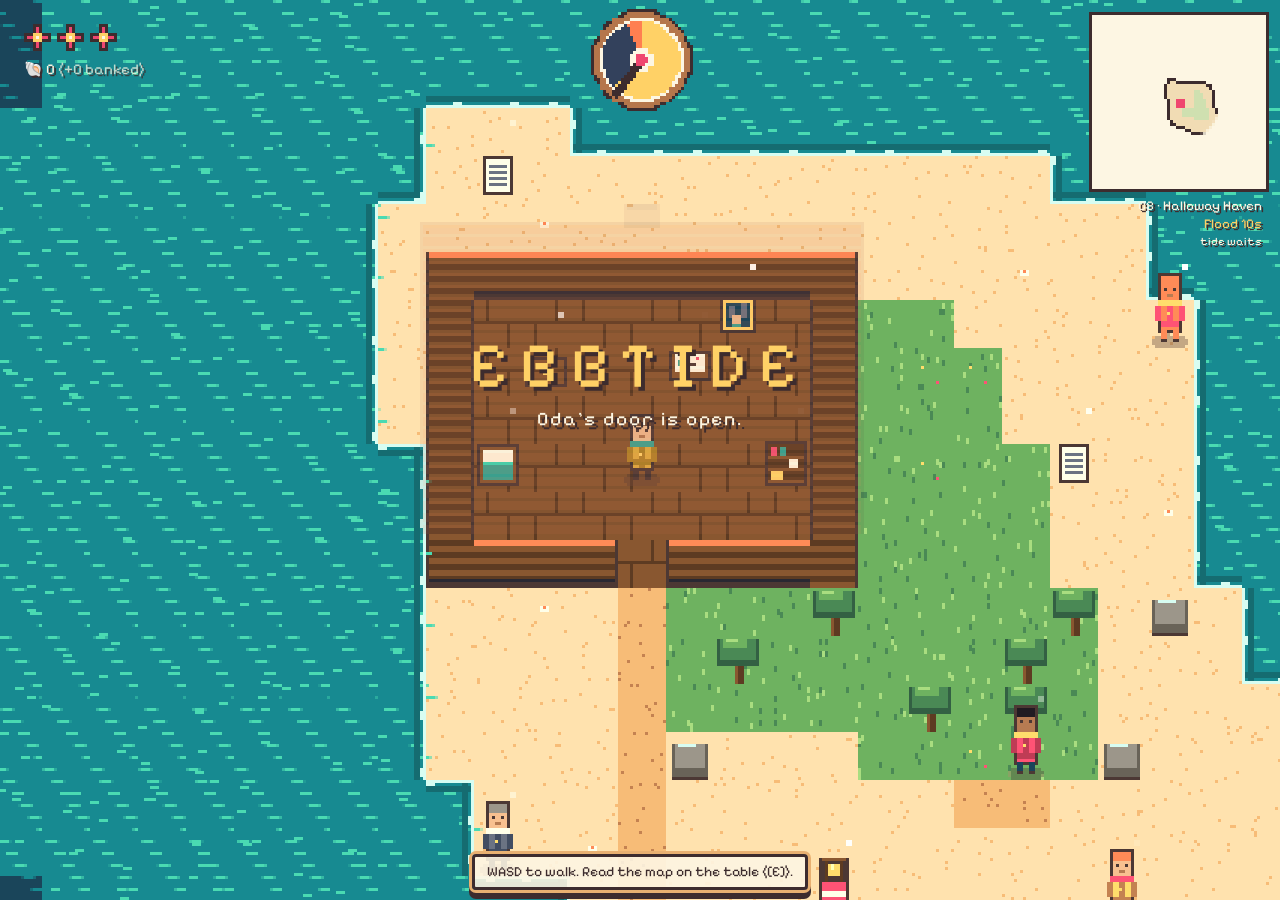
<file: new-game/index.html>
<!doctype html><html><head><meta charset="utf-8"><meta name="viewport" content="width=device-width,initial-scale=1,maximum-scale=1,user-scalable=no">
<link rel="icon" href="data:image/svg+xml,%3Csvg xmlns=%27http://www.w3.org/2000/svg%27 viewBox=%270 0 16 16%27 shape-rendering=%27crispEdges%27%3E%3Crect width=%2716%27 height=%2716%27 fill=%27%230b3954%27/%3E%3Crect y=%2710%27 width=%2716%27 height=%276%27 fill=%27%23087e8b%27/%3E%3Crect x=%275%27 y=%273%27 width=%276%27 height=%276%27 fill=%27%23ffd166%27/%3E%3Crect y=%2710%27 width=%2716%27 height=%271%27 fill=%27%23c8f1ec%27/%3E%3C/svg%3E"><title>EBBTIDE</title><link rel="manifest" href="./manifest.webmanifest"><meta name="theme-color" content="#0b0a14"><meta name="mobile-web-app-capable" content="yes"><meta name="apple-mobile-web-app-capable" content="yes"><style>html,body{margin:0;height:100%;background:#0b0a14;overflow:hidden;touch-action:none}canvas{display:block;image-rendering:pixelated}</style>  <script type="module" crossorigin src="./assets/index-P1Hg4HDb.js"></script>
  <link rel="modulepreload" crossorigin href="./assets/Geometry-B1q6ByzL.js">
  <link rel="modulepreload" crossorigin href="./assets/ImageSource-lPz5FDGe.js">
  <link rel="modulepreload" crossorigin href="./assets/defaultFilter.vert-uyvSDprl.js">
  <link rel="modulepreload" crossorigin href="./assets/getTextureBatchBindGroup-B6R0uuz5.js">
  <link rel="modulepreload" crossorigin href="./assets/colorToUniform-bJExgbFJ.js">
  <link rel="modulepreload" crossorigin href="./assets/Graphics-B946YFNm.js">
</head>
<body></body></html>
</file>
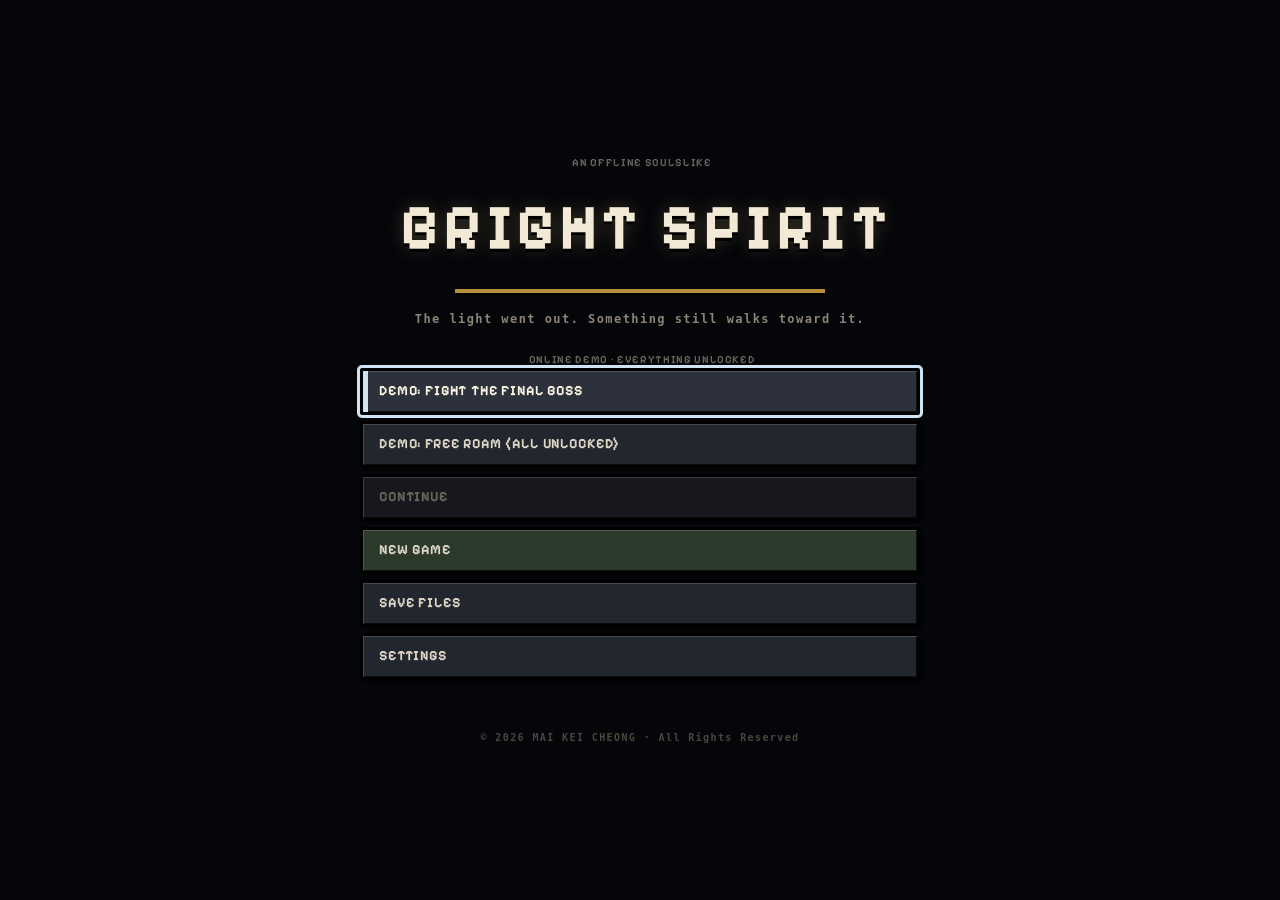
<file: play/index.html>
<!doctype html>
<html lang="en">
  <head>
    <meta charset="utf-8" />
    <meta
      name="viewport"
      content="width=device-width, initial-scale=1, maximum-scale=1, user-scalable=no, viewport-fit=cover"
    />
    <meta name="theme-color" content="#0a0a0c" />
    <meta name="mobile-web-app-capable" content="yes" />
    <meta name="apple-mobile-web-app-capable" content="yes" />
    <meta name="apple-mobile-web-app-status-bar-style" content="black-translucent" />
    <meta name="description" content="Bright Spirit — an offline open-world pixel-art soulslike." />
    <meta name="copyright" content="© 2026 MAI KEI CHEONG. All Rights Reserved." />
    <link rel="icon" type="image/png" href="./icon-192.png" />
    <title>Bright Spirit</title>
    <style>
      /* Inlined so the splash paints before any bundle loads. */
      :root { color-scheme: dark; }
      * { box-sizing: border-box; }
      html, body {
        margin: 0;
        padding: 0;
        width: 100%;
        height: 100%;
        overflow: hidden;
        background: #07070a;
        color: #cdc6b6;
        font-family: ui-monospace, "SF Mono", Menlo, Consolas, monospace;
        overscroll-behavior: none;
        -webkit-tap-highlight-color: transparent;
        -webkit-touch-callout: none;
        user-select: none;
      }
      #game {
        position: fixed;
        inset: 0;
        width: 100%;
        height: 100%;
        background: #07070a;
        touch-action: none;
      }
      #splash {
        position: fixed;
        inset: 0;
        z-index: 999;
        display: flex;
        flex-direction: column;
        align-items: center;
        justify-content: center;
        gap: 18px;
        background: #07070a;
        transition: opacity 0.5s ease;
      }
      #splash.hidden { opacity: 0; pointer-events: none; }
      #splash h1 {
        margin: 0;
        font-family: "Palatino Linotype", Palatino, "Book Antiqua", Georgia, serif;
        font-size: clamp(28px, 7vw, 62px);
        font-weight: 400;
        letter-spacing: 0.34em;
        text-indent: 0.34em;
        color: #cfe3f5;
        text-shadow: 0 0 26px rgba(207, 227, 245, 0.22);
      }
      #splash .rule {
        width: min(340px, 62vw);
        height: 1px;
        background: linear-gradient(90deg, transparent, #4a4740, transparent);
      }
      #splash-status {
        font-size: 12px;
        letter-spacing: 0.18em;
        color: #6a655c;
        text-transform: uppercase;
      }
      #splash .legal {
        position: absolute;
        bottom: 22px;
        font-size: 10px;
        letter-spacing: 0.12em;
        color: #4a4740;
      }
      /* A slow breathing pulse — the game's whole mood in three lines of CSS. */
      @keyframes bs-breathe { 0%, 100% { opacity: 0.55; } 50% { opacity: 1; } }
      #splash-status { animation: bs-breathe 2.6s ease-in-out infinite; }
      @media (prefers-reduced-motion: reduce) { #splash-status { animation: none; } }
    </style>
    <script type="module" crossorigin src="./assets/index-DT1SnC4E.js"></script>
    <link rel="modulepreload" crossorigin href="./assets/pixi-zl68TANE.js">
    <link rel="stylesheet" crossorigin href="./assets/index-CJ9JH0Uy.css">
  </head>
  <body>
    <div id="game"></div>
    <div id="splash">
      <h1>BRIGHT SPIRIT</h1>
      <div class="rule"></div>
      <div id="splash-status">Kindling…</div>
      <div class="legal">© 2026 MAI KEI CHEONG · ALL RIGHTS RESERVED</div>
    </div>
    <noscript>
      <p style="padding: 2rem">Bright Spirit requires JavaScript to run.</p>
    </noscript>
  </body>
</html>
</file>
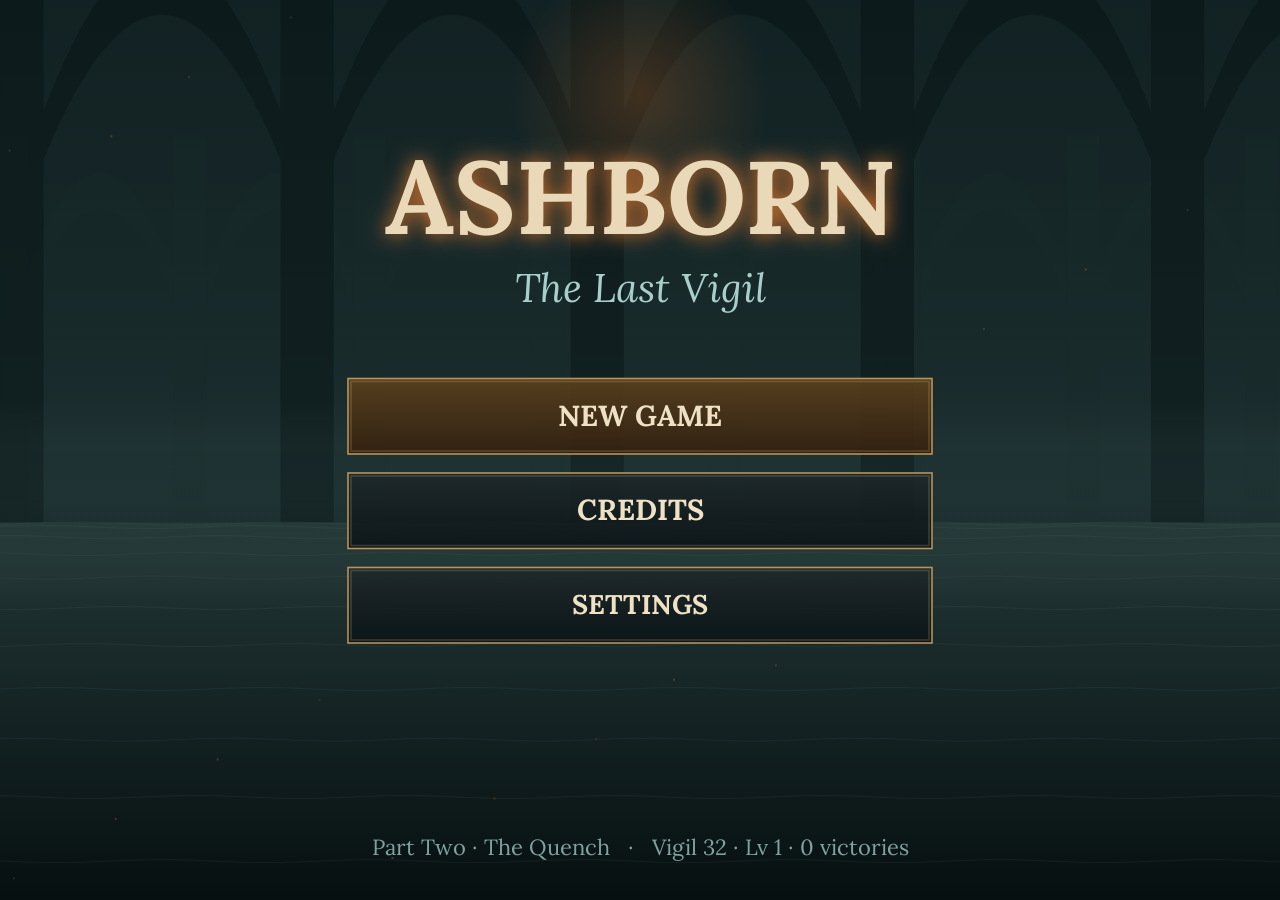
<file: ashborn-2d/play/index.html>
<!doctype html><html lang="en"><head><meta charset="utf-8">
<meta name="viewport" content="width=device-width,initial-scale=1,maximum-scale=1,user-scalable=no,viewport-fit=cover">
<meta name="theme-color" content="#0d1a1c"><link rel="icon" href="icon.svg"><link rel="manifest" href="manifest.webmanifest">
<title>ASHBORN: The Last Vigil · Part Two — The Quench</title>
<style>
@font-face{font-family:'AshSerif';src:url(fonts/Lora.ttf) format('truetype');font-weight:400 700;font-style:normal;font-display:block}
@font-face{font-family:'AshSerif';src:url(fonts/Lora-Italic.ttf) format('truetype');font-weight:400 700;font-style:italic;font-display:block}
html,body{margin:0;height:100%;background:#0b1416;overflow:hidden;touch-action:none;-webkit-user-select:none;user-select:none;overscroll-behavior:none;-webkit-tap-highlight-color:transparent}
canvas{display:block;width:100vw;height:100vh;height:100dvh}</style></head>
<body><canvas id="c"></canvas>
<script src="guard.js"></script><script src="haptics.js"></script><script src="music.js"></script><script src="pix.js"></script><script src="fx.js"></script><script src="dialogue.js"></script><script src="chars.js"></script>
<script src="game.js"></script><script src="story2.js"></script><script src="boot.js"></script>
<script>if('serviceWorker' in navigator&&location.protocol.startsWith('http')&&!window.AndroidApp)addEventListener('load',()=>navigator.serviceWorker.register('sw.js').catch(()=>{}));
if(document.fonts&&document.fonts.load){Promise.all([document.fonts.load('16px AshSerif'),document.fonts.load('bold 16px AshSerif'),document.fonts.load('italic 16px AshSerif')]).catch(()=>{});}</script>
</body></html>
</file>
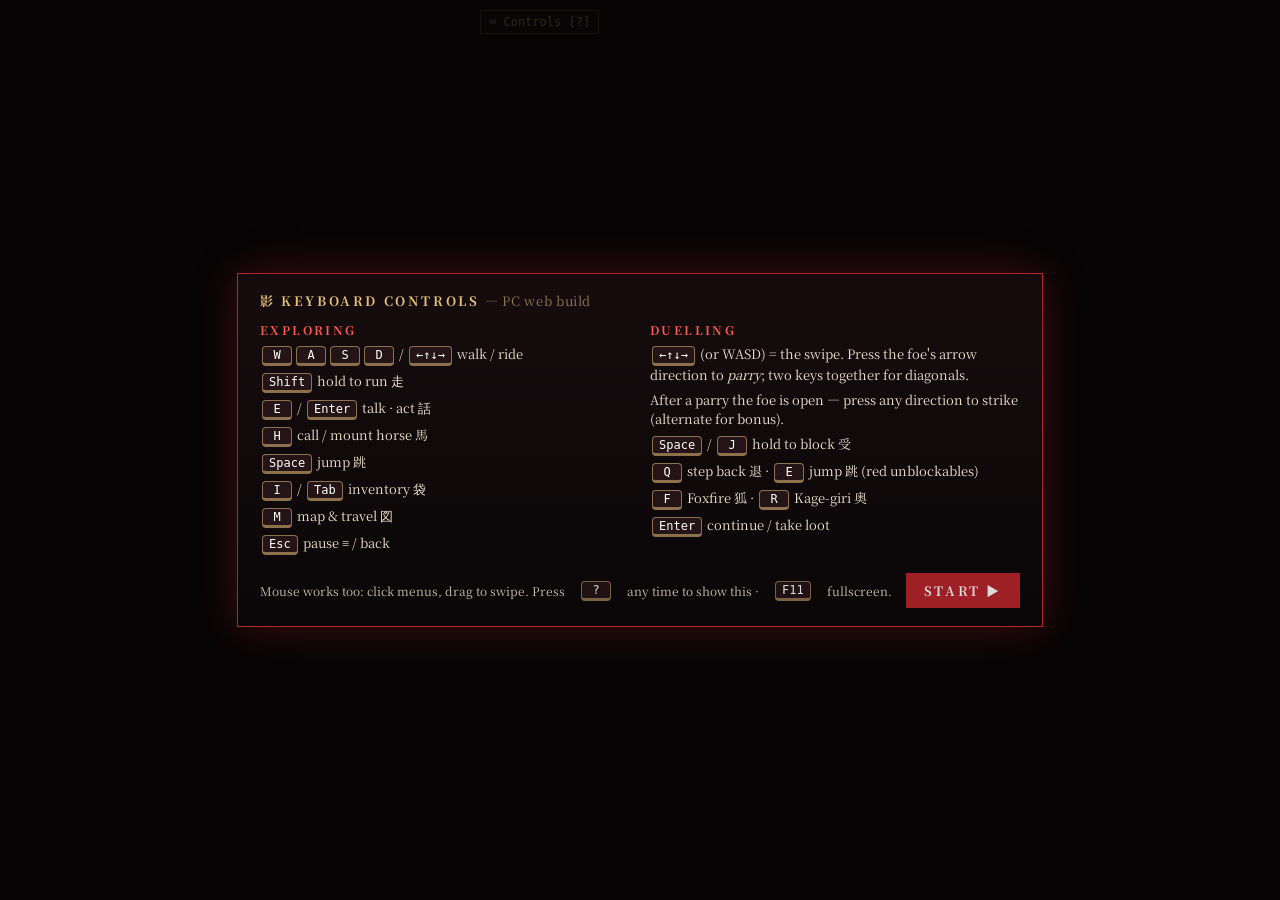
<file: kage-no-chikai-2/play/index.html>
<!doctype html>
<html lang="ja">
<head>
<meta charset="utf-8">
<meta name="viewport" content="width=device-width,initial-scale=1,maximum-scale=1,user-scalable=no,viewport-fit=cover">
<meta name="mobile-web-app-capable" content="yes">
<meta name="theme-color" content="#0a0708">
<link rel="icon" href="icon.png">
<meta name="author" content="Kei Cheong Mai (EmberMak)"><meta name="copyright" content="© 2026 Kei Cheong Mai (EmberMak). All rights reserved.">
<title>影ノ誓・弐 — Kage no Chikai 2</title>
<style>
 html,body{margin:0;padding:0;background:#0a0708;overflow:hidden;width:100%;height:100%;position:fixed;touch-action:none;-webkit-user-select:none;user-select:none;-webkit-touch-callout:none;overscroll-behavior:none}
 canvas{position:fixed;left:0;top:0;display:block;image-rendering:pixelated;image-rendering:crisp-edges}
 #g{z-index:1}#x{z-index:2}
 @font-face{font-family:'KageSerif';src:url('fonts/KageSerif-Regular.otf') format('opentype');font-weight:400;font-display:block}
 @font-face{font-family:'KageSerif';src:url('fonts/KageSerif-Bold.otf') format('opentype');font-weight:700;font-display:block}
 #boot{position:fixed;inset:0;z-index:3;background:#0a0708;color:#f3e6d0;font:14px 'KageSerif',serif;display:flex;align-items:center;justify-content:center;flex-direction:column;gap:14px;transition:opacity .6s}
 #boot .t{font-size:34px;letter-spacing:.3em;font-weight:700}
 #boot .s{font-size:11px;letter-spacing:.35em;opacity:.7}
 #boot .bar{width:220px;height:3px;background:#2a1a1c}
 #boot .bar i{display:block;height:100%;width:0;background:#b8242a;transition:width .2s}
 #boot .m{font-size:11px;opacity:.6;letter-spacing:.1em;min-height:14px}
</style>
</head>
<body>
<canvas id="g"></canvas><canvas id="x"></canvas>
<div id="boot"><div class="t">影ノ誓・弐</div><div class="s">KAGE NO CHIKAI 2</div><div class="bar"><i id="bootbar"></i></div><div class="m" id="bootmsg">drawing the land…</div></div>
<script src="guard.js"></script>
<script src="haptics.js"></script>
<script src="pix.js"></script>
<script src="fx.js"></script>
<script src="dialogue.js"></script>
<script src="core.js"></script>
<script src="audio.js"></script>
<script src="art.js"></script>
<script src="world.js"></script>
<script src="items.js"></script>
<script src="chars.js"></script>
<script src="entities.js"></script>
<script src="duel.js"></script>
<script src="duelfx.js"></script>
<script src="exec.js"></script>
<script src="story.js"></script>
<script src="ui.js"></script>
<script src="main.js"></script>
<script src="kbd.js"></script>
<script src="copyright.js"></script>
</body>
</html>
</file>
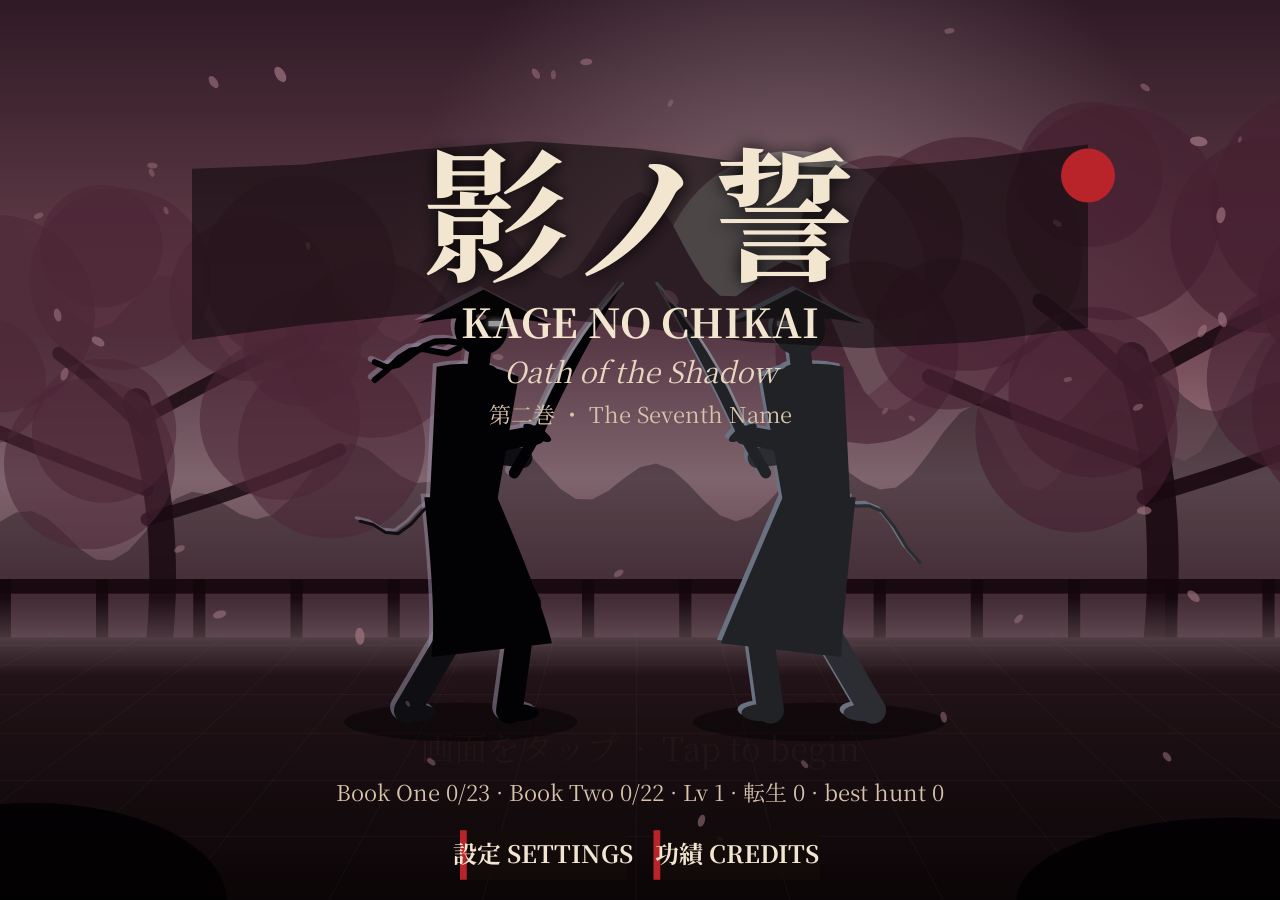
<file: kage-no-chikai/play/index.html>
<!doctype html><html lang="ja"><head><meta charset="utf-8">
<meta name="viewport" content="width=device-width,initial-scale=1,maximum-scale=1,user-scalable=no,viewport-fit=cover">
<meta name="theme-color" content="#0a0708"><link rel="icon" href="icon.svg"><link rel="manifest" href="manifest.webmanifest">
<title>影ノ誓 KAGE NO CHIKAI — Oath of the Shadow · Book Two</title>
<style>
@font-face{font-family:'KageSerif';src:url(fonts/KageSerif-Regular.otf) format('opentype');font-weight:400;font-display:block}
@font-face{font-family:'KageSerif';src:url(fonts/KageSerif-Bold.otf) format('opentype');font-weight:700;font-display:block}
html,body{margin:0;height:100%;background:#0a0708;overflow:hidden;touch-action:none;-webkit-user-select:none;user-select:none;overscroll-behavior:none;-webkit-tap-highlight-color:transparent}
canvas{display:block;width:100vw;height:100vh;height:100dvh}
.ov{position:fixed;inset:0;display:none;align-items:stretch;justify-content:flex-end;z-index:5;touch-action:pan-y;font-family:'KageSerif','Hiragino Mincho ProN','Yu Mincho','Noto Serif JP','Noto Serif CJK JP',serif;color:#2a1a12}
#arm{background:linear-gradient(90deg,rgba(10,7,8,0) 0%,rgba(10,7,8,.55) 28%)}
#armIn{width:min(72vw,900px);max-height:100vh;overflow:auto;background:linear-gradient(#ece0c8,#d2c0a0);padding:6px 10px 14px;box-sizing:border-box;font-size:11px;line-height:1.25;box-shadow:-6px 0 24px rgba(0,0,0,.5);border-left:3px solid #3a2416}
#set{background:rgba(10,7,8,.6);justify-content:center;align-items:center}
#setIn{width:min(92vw,560px);max-height:92vh;overflow:auto;background:linear-gradient(#ece0c8,#d2c0a0);padding:8px 14px 14px;box-sizing:border-box;font-size:12px;border:3px solid #3a2416;box-shadow:0 10px 40px rgba(0,0,0,.6)}
.hd{display:flex;align-items:center;gap:12px;flex-wrap:wrap;margin-bottom:4px}.hd b{font-size:18px;letter-spacing:1px}.hd .mon{font-size:15px;font-weight:bold;color:#8a2a20}.hd .mon i{font-style:normal;font-size:11px}.hd .st{color:#6a4a32;font-size:10.5px}
.hd button,#setX{margin-left:auto;background:#1a1010;color:#f3e6d0;border:0;border-left:4px solid #b8242a;padding:6px 14px;font:inherit;font-size:13px;letter-spacing:1px}
.tabs{display:flex;gap:4px;margin:2px 0 4px}.tab{flex:1;background:rgba(40,25,15,.12);border:0;padding:6px;font:inherit;font-size:12px;font-weight:bold;color:#2a1a12;letter-spacing:1px}.tab.on{background:#1a1010;color:#f3e6d0;border-left:4px solid #b8242a}
.sub{display:flex;gap:3px;flex-wrap:wrap;margin:0 0 6px}.sub button{background:rgba(40,25,15,.1);border:0;padding:4px 7px;font:inherit;font-size:10.5px;color:#2a1a12}.sub button.on{background:#b8242a;color:#f3e6d0}.sub button small{display:block;font-size:8.5px;opacity:.75}
.grid{display:grid;grid-template-columns:repeat(auto-fill,minmax(205px,1fr));gap:5px}
.it{background:rgba(20,12,10,.9);color:#f3e6d0;padding:5px 7px;border:2px solid transparent;position:relative}.it .nm{font-size:12.5px}.it .nm b{font-size:13px}.it .sl{color:#ffd27a;font-size:9.5px;margin:2px 0}.it i{color:#cdb9a0;display:block;font-size:10px}.it .how{margin-top:3px;color:#d8c4ac;font-size:10px}.it .cmp{color:#9fe3a0;font-size:9.5px}
.it.on{border-color:#b8242a}.it.lk{opacity:.55}.it.fine{border-left:3px solid #8aa0b8}.it.rare{border-left:3px solid #d9a640}.it.story{border-left:3px solid #b8242a}.it.plain{border-left:3px solid #6a6a6a}
.it .eq{color:#ffd27a}.it .buy{color:#9fe3a0}.it .no{color:#c98a80}
.row{display:flex;align-items:center;gap:10px;padding:7px 0;border-bottom:1px solid rgba(58,36,22,.2);flex-wrap:wrap}.row label{min-width:150px;font-weight:bold}.row label small{font-weight:normal;color:#6a4a32}.row.small{font-size:10px;color:#6a4a32}.row .rec{font-size:10.5px;color:#6a4a32}
.seg{display:flex;gap:4px;flex-wrap:wrap}.seg button{background:rgba(40,25,15,.12);border:0;padding:5px 10px;font:inherit;font-size:11px;color:#2a1a12}.seg button.on{background:#1a1010;color:#f3e6d0}
input[type=range]{flex:1;min-width:120px;accent-color:#b8242a}.danger{background:#b8242a;color:#f3e6d0;border:0;padding:5px 10px;font:inherit;font-size:11px}
</style></head>
<body><canvas id="c"></canvas>
<div id="arm" class="ov"><div id="armIn"></div></div>
<div id="set" class="ov"><div id="setIn"></div></div>
<script src="guard.js"></script><script src="haptics.js"></script><script src="music.js"></script><script src="pix.js"></script><script src="fx.js"></script><script src="dialogue.js"></script><script src="chars.js"></script>
<script src="game.js"></script><script src="story2.js"></script><script src="gear2.js"></script><script src="ui.js"></script>
<script>if('serviceWorker' in navigator&&location.protocol.startsWith('http')&&!window.AndroidApp)addEventListener('load',()=>navigator.serviceWorker.register('sw.js').catch(()=>{}));
if(document.fonts&&document.fonts.load){Promise.all([document.fonts.load('16px KageSerif'),document.fonts.load('bold 16px KageSerif')]).catch(()=>{});}</script>
</body></html>
</file>
<file: style.css>
:root{--bg:#07070d;--ink:#e9ecf5;--dim:#8a90a6;--neon:#ff4d6d;--cyan:#4de3ff;--gold:#ffc46b}
*{box-sizing:border-box;margin:0;padding:0}
html{scroll-behavior:smooth}
body{background:var(--bg);color:var(--ink);font:400 17px/1.7 Inter,system-ui,sans-serif;overflow-x:hidden;cursor:none}
a,button{cursor:none;color:inherit}
@media (hover:none){body,a,button{cursor:auto}#cursor{display:none}}
::selection{background:var(--neon);color:#000}
.pixel{font-family:"Press Start 2P",monospace;font-size:11px;letter-spacing:2px;color:var(--cyan)}
.small{font-size:9px}
#fx{position:fixed;inset:0;pointer-events:none;z-index:90}
#cursor .dot,#cursor .ring{position:fixed;left:0;top:0;pointer-events:none;z-index:100;border-radius:50%;transform:translate(-50%,-50%)}
#cursor .dot{width:6px;height:6px;background:var(--neon);box-shadow:0 0 12px var(--neon)}
#cursor .ring{width:36px;height:36px;border:1px solid rgba(77,227,255,.6);transition:width .2s,height .2s,border-color .2s}
body.hov #cursor .ring{width:64px;height:64px;border-color:var(--neon)}
#progress{position:fixed;left:0;top:0;height:3px;width:100%;z-index:80}
#progress span{display:block;height:100%;width:0;background:linear-gradient(90deg,var(--cyan),var(--neon))}
#flame{position:absolute;top:-4px;left:0;width:10px;height:10px;border-radius:50%;background:#fff;box-shadow:0 0 14px 4px var(--neon)}
#nav{position:fixed;top:14px;left:50%;transform:translateX(-50%);z-index:70;display:flex;gap:28px;align-items:center;padding:10px 22px;border:1px solid #ffffff1a;border-radius:40px;background:#07070daa;backdrop-filter:blur(10px)}
#nav ol{display:flex;gap:18px;list-style:none}
#nav a{text-decoration:none;font-size:13px;color:var(--dim);transition:color .2s}
#nav a:hover,#nav a.on{color:var(--ink)}
.logo{font-family:"Shippori Mincho";font-weight:800;font-size:18px!important;color:var(--ink)!important}.logo span{color:var(--neon)}
@media(max-width:760px){#nav ol{display:none}}
.hero{position:relative;height:100vh;min-height:620px;display:grid;place-items:center;overflow:hidden;text-align:center}
.hero-bg{position:absolute;inset:-5%;background-size:cover;background-position:center;filter:brightness(.38) saturate(1.2);transform:scale(1.1)}
.hero::after{content:"";position:absolute;inset:0;background:radial-gradient(ellipse at center,transparent 30%,var(--bg) 85%)}
.rain{position:absolute;inset:0;z-index:2;background-image:repeating-linear-gradient(100deg,transparent 0 6px,#ffffff10 6px 7px,transparent 7px 24px);background-size:200% 200%;animation:rain .5s linear infinite;opacity:.5}
@keyframes rain{to{background-position:-60px 160px}}
.hero-inner{position:relative;z-index:3;padding:0 20px}
.kicker{margin-bottom:22px}
h1{font-family:"Shippori Mincho";font-weight:800;font-size:clamp(44px,9vw,128px);line-height:1;letter-spacing:4px;text-shadow:0 0 40px #ff4d6d55}
.glitch{position:relative}
.glitch::before,.glitch::after{content:attr(data-text);position:absolute;inset:0;opacity:.7;clip-path:inset(0 0 100% 0)}
.glitch::before{color:var(--cyan);animation:g1 3s infinite steps(1)}
.glitch::after{color:var(--neon);animation:g2 3s infinite steps(1)}
@keyframes g1{0%,92%{transform:none;clip-path:inset(0 0 100% 0)}93%{transform:translate(-4px,2px);clip-path:inset(20% 0 50% 0)}96%{transform:translate(3px,-2px);clip-path:inset(60% 0 10% 0)}}
@keyframes g2{0%,93%{transform:none;clip-path:inset(0 0 100% 0)}94%{transform:translate(4px,0);clip-path:inset(40% 0 30% 0)}97%{transform:translate(-3px,1px);clip-path:inset(5% 0 80% 0)}}
.kanji{font-family:"Shippori Mincho";color:var(--neon);font-size:22px;letter-spacing:12px;margin:14px 0 20px}
.lead{font-size:clamp(17px,2vw,22px);color:#cfd3e2}
.swap{color:var(--gold);display:inline-block;min-width:3ch}
.cta{display:flex;gap:14px;justify-content:center;margin-top:34px;flex-wrap:wrap}
.btn{display:inline-block;padding:14px 30px;border-radius:40px;background:var(--neon);color:#07070d;font-weight:800;text-decoration:none;box-shadow:0 0 30px #ff4d6d66;transition:box-shadow .3s}
.btn:hover{box-shadow:0 0 50px var(--neon)}
.btn.ghost{background:transparent;color:var(--ink);border:1px solid #ffffff44;box-shadow:none}
.hint{position:absolute;bottom:28px;z-index:3;font-size:12px;color:var(--dim);letter-spacing:2px;animation:bob 2s ease-in-out infinite}
@keyframes bob{50%{transform:translateY(6px)}}
.chapter{position:relative;max-width:1180px;margin:0 auto;padding:140px 24px}
.chap-head{text-align:center;margin-bottom:64px}
.chap-head h2,.finale h2{font-family:"Shippori Mincho";font-weight:800;font-size:clamp(36px,6vw,72px);line-height:1.1;margin:12px 0}
.chap-head p{color:var(--dim)}
.bs{background:linear-gradient(90deg,var(--gold),var(--neon),var(--cyan));-webkit-background-clip:text;background-clip:text;color:transparent}
.split{display:grid;grid-template-columns:1.2fr 1fr;gap:56px;align-items:center}
@media(max-width:860px){.split{grid-template-columns:1fr}}
.split p{margin-bottom:16px;color:#c3c8d8}.big{font-size:28px;font-family:"Shippori Mincho";color:var(--ink)!important}.big em{color:var(--neon);font-style:normal}
.stat-grid{display:grid;grid-template-columns:repeat(2,1fr);gap:16px}
.stat-grid.wide{grid-template-columns:repeat(auto-fit,minmax(160px,1fr));margin:48px 0}
.stat{padding:28px 20px;border:1px solid #ffffff14;border-radius:16px;background:linear-gradient(160deg,#ffffff0a,#ffffff02);text-align:center;transition:transform .15s,border-color .3s}
.stat:hover{border-color:var(--neon)}
.stat b{display:block;font-family:"Press Start 2P";font-size:26px;color:var(--gold);margin-bottom:12px}
.stat span{font-size:13px;color:var(--dim)}
.showcase{position:relative;border-radius:18px;overflow:hidden;border:1px solid #ffffff1a;box-shadow:0 0 80px #4de3ff22}
.showcase img{display:block;width:100%;image-rendering:pixelated}
.scan{position:absolute;inset:0;background:repeating-linear-gradient(0deg,#0003 0 2px,transparent 2px 4px);pointer-events:none}
.tabs{max-width:780px;margin:0 auto}
.tab-btns{display:flex;gap:10px;justify-content:center;margin-bottom:22px}
.tab-btns button{font:inherit;font-size:14px;padding:9px 20px;border-radius:30px;border:1px solid #ffffff2a;background:none;transition:.2s}
.tab-btns button.on{background:var(--cyan);color:#07070d;border-color:var(--cyan)}
.tab{display:none;padding:28px;border-radius:16px;background:#ffffff08;border:1px solid #ffffff12;color:#c3c8d8}
.tab.on{display:block;animation:fade .4s}.tab li{margin:0 0 8px 18px}
@keyframes fade{from{opacity:0;transform:translateY(8px)}}
.filmstrip{display:flex;gap:16px;overflow-x:auto;margin-top:48px;padding-bottom:12px;scroll-snap-type:x mandatory}
.filmstrip img{height:240px;border-radius:12px;scroll-snap-align:start;border:1px solid #ffffff1a;transition:transform .3s}
.filmstrip img:hover{transform:scale(1.03)}
.cards{display:grid;grid-template-columns:repeat(auto-fit,minmax(300px,1fr));gap:22px}
.card{padding:32px;border-radius:18px;border:1px solid #ffffff14;background:linear-gradient(160deg,#4de3ff0d,#ff4d6d08);transition:transform .15s,border-color .3s}
.card:hover{border-color:var(--cyan)}
.tag{font-size:12px;color:var(--cyan)}.card h3{font-family:"Shippori Mincho";font-size:24px;margin:8px 0 12px}.card p{color:#c3c8d8}
.chips,.skills{display:flex;flex-wrap:wrap;gap:8px;margin-top:18px}
.chips i,.skills i{font-style:normal;font-size:12px;padding:5px 12px;border-radius:20px;border:1px solid #ffffff2a;color:var(--dim);transition:.2s}
.skills{justify-content:center;margin-top:60px}.skills i:hover{color:#07070d;background:var(--gold);border-color:var(--gold)}
.masonry{columns:3 300px;column-gap:16px}
.masonry figure{position:relative;margin-bottom:16px;break-inside:avoid;border-radius:12px;overflow:hidden}
.masonry img{display:block;width:100%;transition:transform .6s,filter .6s;filter:saturate(.85)}
.masonry figure:hover img{transform:scale(1.06);filter:saturate(1.2)}
figcaption{position:absolute;left:0;right:0;bottom:0;padding:30px 16px 12px;font-size:13px;background:linear-gradient(transparent,#000c);opacity:0;transition:.3s}
.masonry figure:hover figcaption{opacity:1}
.book{text-align:center;margin-top:40px;color:var(--dim)}.book b{color:var(--gold)}
.timeline{list-style:none;max-width:760px;margin:0 auto;border-left:2px solid #ffffff1a;padding-left:32px}
.timeline li{position:relative;margin-bottom:34px;color:#c3c8d8}
.timeline li::before{content:"";position:absolute;left:-41px;top:8px;width:16px;height:16px;border-radius:50%;background:var(--bg);border:2px solid var(--cyan);transition:.4s}
.timeline li.in::before{background:var(--cyan);box-shadow:0 0 14px var(--cyan)}
.timeline li.next::before{border-color:var(--neon);background:var(--neon);box-shadow:0 0 18px var(--neon);animation:pulse 1.5s infinite}
@keyframes pulse{50%{box-shadow:0 0 4px var(--neon)}}
.timeline time{display:block;font-family:"Press Start 2P";font-size:10px;color:var(--gold);margin-bottom:6px}
.finale{text-align:center;min-height:80vh;display:flex;flex-direction:column;justify-content:center}
.finale p{color:var(--dim);margin-top:12px}
footer{margin-top:120px;font-size:12px;color:#555b70}
.reveal{opacity:0;transform:translateY(40px);transition:opacity .9s,transform .9s cubic-bezier(.2,.7,.2,1)}
.reveal.in{opacity:1;transform:none}
#lightbox{position:fixed;inset:0;z-index:95;background:#000e;display:none;place-items:center;padding:4vw}
#lightbox.on{display:grid}#lightbox img{max-width:100%;max-height:82vh;border-radius:8px}#lightbox p{text-align:center;color:var(--dim);margin-top:10px}
@media (prefers-reduced-motion:reduce){*{animation:none!important;transition:none!important}.reveal{opacity:1;transform:none}}

.portrait{width:120px;height:120px;border-radius:50%;object-fit:cover;border:2px solid var(--neon);box-shadow:0 0 30px #ff4d6d88;margin-bottom:18px}
.iaido-grid{display:grid;grid-template-columns:1fr 1.5fr 1fr;gap:24px;align-items:start}
.iaido-grid figure{position:relative;border-radius:14px;overflow:hidden;border:1px solid #ffffff1a}
.iaido-grid img{display:block;width:100%}
.iaido-grid .tall img{aspect-ratio:3/5;object-fit:cover}
.iaido-text p{margin-bottom:16px;color:#c3c8d8}.iaido-text .wide{margin-top:20px}
.iaido-grid figcaption{opacity:1}
@media(max-width:860px){.iaido-grid{grid-template-columns:1fr}}
#snd{position:fixed;right:18px;bottom:18px;z-index:70;font:inherit;font-size:12px;padding:8px 14px;border-radius:20px;border:1px solid #ffffff2a;background:#07070dcc}
@media (prefers-reduced-motion:reduce){.rain{display:none}}
.mail{color:var(--gold);font-size:20px;text-decoration:none}
.iaido-grid{grid-template-columns:repeat(3,1fr)}
.certs{grid-template-columns:repeat(auto-fit,minmax(260px,1fr))}.cert h3{font-size:20px}.cert p{font-family:"Press Start 2P";font-size:10px;color:var(--gold)!important;margin-top:4px}
@media(max-width:860px){.iaido-grid{grid-template-columns:1fr}}
/* cert flip cards */
.cert{padding:0;background:none;border:0;perspective:1000px;cursor:pointer;outline:none;min-height:230px}
.cert .flip{position:relative;height:100%;min-height:230px;transform-style:preserve-3d;transition:transform .8s cubic-bezier(.2,.8,.2,1)}
.cert.flipped .flip{transform:rotateY(180deg)}
.cert .face{position:absolute;inset:0;backface-visibility:hidden;-webkit-backface-visibility:hidden;border-radius:18px;border:1px solid #ffffff14;background:linear-gradient(160deg,#4de3ff0d,#ff4d6d08);padding:28px;display:flex;flex-direction:column;overflow:hidden}
.cert .back{transform:rotateY(180deg);padding:10px;align-items:center;justify-content:center;background:#0b0b14;border-color:#4de3ff55}
.cert:hover .face,.cert:focus-visible .face{border-color:var(--cyan)}
.cert:focus-visible .face{box-shadow:0 0 0 2px var(--cyan)}
.cert .back img{max-width:100%;max-height:100%;object-fit:contain;border-radius:10px;cursor:zoom-in}
.cert .soon{text-align:center;color:var(--dim)}.cert .soon .pixel{font-size:10px;color:var(--cyan)}.cert .soon p{font-family:"Shippori Mincho";font-size:18px;color:#c3c8d8!important;margin-top:10px}
.cert .back .soon{border:1px dashed #ffffff22;border-radius:12px;padding:28px 18px;width:100%}
.flip-hint{margin-top:auto;font-size:11px;color:var(--dim);letter-spacing:.5px}
.cert.burst .face{animation:certglow .7s ease-out}
@keyframes certglow{0%{box-shadow:0 0 0 0 #4de3ffaa,0 0 0 0 #ff4d6d88}60%{box-shadow:0 0 30px 8px #4de3ff55,0 0 60px 16px #ff4d6d33}100%{box-shadow:0 0 0 0 transparent}}
@media(prefers-reduced-motion:reduce){.cert .flip{transition:none}.cert.burst .face{animation:none}}

.games .game{display:flex;flex-direction:column;text-decoration:none;color:inherit;padding:0 0 26px;overflow:hidden}.games .game img{width:100%;aspect-ratio:16/9;object-fit:cover;display:block;margin-bottom:20px;border-bottom:1px solid #ffffff14}.games .game>*:not(img){margin-left:26px;margin-right:26px}.games .go{margin-top:auto;padding-top:14px;color:var(--cyan);font-weight:700;font-size:14px}.games .game:hover .go{color:var(--neon)}

/* games v2 */
.gstats{display:grid;grid-template-columns:repeat(4,1fr);gap:12px;margin:0 0 26px}
.gstats div{text-align:center;padding:16px 8px;border:1px solid #ffffff14;border-radius:14px;background:#ffffff05}
.gstats b{display:block;font-family:"Press Start 2P";font-size:18px;color:var(--gold);margin-bottom:8px;text-shadow:0 0 14px #ffc46b55}.gstats span{font-size:12px;color:var(--dim)}
.filters{display:flex;flex-wrap:wrap;gap:8px;margin-bottom:28px}
.filters button{font:700 12px Inter;padding:8px 16px;border-radius:20px;border:1px solid #ffffff2a;background:transparent;color:var(--dim);cursor:pointer;transition:.2s}
.filters button:hover{color:var(--ink);border-color:var(--cyan)}.filters button.on{background:var(--neon);border-color:var(--neon);color:#07070d;box-shadow:0 0 18px #ff4d6d66}
.ggrid{display:grid;grid-template-columns:repeat(auto-fill,minmax(300px,1fr));gap:22px}
.gcard{position:relative;display:flex;flex-direction:column;border-radius:18px;overflow:hidden;border:1px solid #ffffff14;background:linear-gradient(160deg,#4de3ff0d,#ff4d6d0a);transition:transform .15s,border-color .3s,box-shadow .3s,opacity .3s}
.gcard:hover{border-color:var(--neon);box-shadow:0 0 0 1px #ff4d6d55,0 18px 50px -10px #ff4d6d55}
.gcard.hide{display:none}
.gcard .media{position:relative;aspect-ratio:16/9;overflow:hidden;background:#000}
.gcard .media img{width:100%;height:100%;object-fit:cover;display:block;transition:transform .6s,filter .6s;filter:saturate(.9)}
.gcard:hover .media img{transform:scale(1.07);filter:saturate(1.2)}
.gcard .media::after{content:"";position:absolute;inset:0;background:linear-gradient(transparent 55%,#07070dcc),repeating-linear-gradient(0deg,#ffffff06 0 1px,transparent 1px 3px);pointer-events:none}
.badge{position:absolute;top:12px;z-index:2;font-family:"Press Start 2P";font-size:8px;letter-spacing:1px;padding:7px 9px;border-radius:6px;background:#07070dcc;backdrop-filter:blur(4px)}
.badge.status{left:12px;color:#7dffb0;border:1px solid #7dffb066}.badge.size{right:12px;color:var(--gold);border:1px solid #ffc46b66}
.wip .badge.status{color:var(--gold);border-color:#ffc46b66}
.gcard .ph{position:absolute;inset:0;display:flex;flex-direction:column;align-items:center;justify-content:center;gap:14px;background:radial-gradient(circle at 50% 60%,#ff4d6d33,transparent 60%),linear-gradient(135deg,#1a0b14,#07070d 60%,#0b1a22)}
.gcard .ph .pixel{font-size:30px;color:var(--neon);text-shadow:0 0 20px var(--neon)}.gcard .ph b{font-size:13px;color:var(--dim);letter-spacing:3px;text-transform:uppercase}
.gcard .body{display:flex;flex-direction:column;flex:1;padding:22px 24px 24px}
.gcard h3{font-family:"Shippori Mincho";font-size:24px;margin:6px 0 10px}.gcard p{color:#c3c8d8;font-size:15px}
.gcard .chips{margin-top:14px}.gcard .chips i:first-child{color:var(--cyan);border-color:#4de3ff55}
.gbtns{display:flex;gap:10px;margin-top:auto;padding-top:20px}
.btn.sm{padding:10px 18px;font-size:14px;flex:1;text-align:center}.btn.sm.ghost{flex:0 0 auto}
.btn.off{background:#ffffff10;color:var(--dim);box-shadow:none;cursor:default}
@media(max-width:600px){.gstats{grid-template-columns:repeat(2,1fr)}.ggrid{grid-template-columns:1fr}.filters{flex-wrap:nowrap;overflow-x:auto;padding-bottom:6px;scrollbar-width:none}.filters button{flex:0 0 auto}.gcard h3{font-size:21px}}
@media(hover:none){.gcard{transform:none!important}}
</file>
<file: play/assets/index-CJ9JH0Uy.css>
.bs-ui{--ink: #07080a;--slab: #191c22;--slab-2: #22262f;--slab-3: #2c313c;--sunk: #0e1014;--bevel-hi: rgba(255, 255, 255, .16);--bevel-lo: rgba(0, 0, 0, .72);--text: #ded7c6;--text-dim: #9a9384;--text-faint: #6b665c;--spirit: #cfe3f5;--gold: #b8913f;--blood: #7a1414;--hp: #8c1a1a;--hp-hi: #c53030;--stam: #566f45;--stam-hi: #83a666;--focus: #3c5d84;--focus-hi: #6a94c2;position:absolute;inset:0;z-index:30;pointer-events:none;overflow:hidden;color:var(--text);font-family:ui-monospace,SFMono-Regular,Menlo,Consolas,DejaVu Sans Mono,Liberation Mono,monospace;font-size:15px;font-weight:600;line-height:1.35;-webkit-font-smoothing:antialiased;-webkit-user-select:none;user-select:none;-webkit-tap-highlight-color:transparent}.bs-ui *,.bs-ui *:before,.bs-ui *:after{box-sizing:border-box}.bs-slab,.bs-panel,.bs-btn,.bs-tab,.bs-cell,.bs-souls,.bs-prompt,.bs-weapon,.bs-track,.bs-mini,.bs-art,.bs-slider,.bs-toggle,.bs-level__row,.bs-shop__cell,.bs-jrn__row,.bs-art-card,.bs-slot,.bs-acell,.bs-set,.bs-artpick,.bs-load__track,.bs-select,.bs-filter__search{border:3px solid #000;border-radius:2px;box-shadow:inset 1px 1px 0 0 var(--bevel-hi),inset -1px -1px 0 0 var(--bevel-lo)}.bs-hud,.bs-boss,.bs-region{opacity:0;transition:opacity .26s linear}.bs-ui.is-playing .bs-hud{opacity:1}.bs-hud{position:absolute;inset:0;pointer-events:none}.bs-hud__left{position:absolute;top:12px;left:12px;display:flex;flex-direction:column;gap:8px;max-width:46vw}.bs-hud__right{position:absolute;right:12px;bottom:12px;display:flex;flex-direction:column;align-items:flex-end;gap:8px}.bs-vitals{display:flex;flex-direction:column;gap:5px}.bs-bar{--len: 200px;position:relative;width:var(--len);transition:width .42s steps(8,end)}.bs-bar__track{position:relative;height:26px;background:#0a0b0d;border:2px solid #000;border-radius:2px;outline:1px solid rgba(0,0,0,.9);overflow:hidden;box-shadow:inset 0 0 0 1px #ffffff14,2px 2px #0000008c}.bs-bar--stamina .bs-bar__track,.bs-bar--focus .bs-bar__track{height:16px}.bs-bar__fill{box-shadow:inset -1px 0 #000000bf}.bs-bar__ghost,.bs-bar__fill{position:absolute;top:0;left:0;bottom:0;width:100%}.bs-bar__ghost{background:#54322e}.bs-bar--hp .bs-bar__fill{background:var(--hp);border-top:3px solid var(--hp-hi)}.bs-bar--stamina .bs-bar__fill{background:var(--stam);border-top:2px solid var(--stam-hi)}.bs-bar--focus .bs-bar__fill{background:var(--focus);border-top:2px solid var(--focus-hi)}.bs-bar__hi{position:absolute;top:2px;left:0;right:0;height:1px;background:#ffffff29;pointer-events:none}.bs-bar__notches{position:absolute;inset:0;pointer-events:none;background-image:repeating-linear-gradient(to right,#000000d9 0 2px,#0000 2px 16px)}.bs-bar__label{position:absolute;left:calc(100% + 9px);top:2px;font-size:12px;letter-spacing:.04em;color:var(--text-dim);text-shadow:1px 1px 0 #000;white-space:nowrap}.bs-bar--stamina .bs-bar__label,.bs-bar--focus .bs-bar__label{display:none}.bs-bar.is-critical .bs-bar__fill{animation:bs-crit .64s steps(2,end) infinite}@keyframes bs-crit{0%,to{filter:none}50%{filter:brightness(1.75)}}.bs-flasks{display:flex;gap:12px}.bs-flask{display:flex;gap:4px}.bs-flask__pip{width:11px;height:16px;background:#14161a;border:2px solid #000;border-radius:2px;box-shadow:inset 1px 1px #ffffff1a}.bs-flask--hp .bs-flask__pip.is-full{background:#b62727}.bs-flask--focus .bs-flask__pip.is-full{background:#4d7cb0}.bs-charge{--charge-tint: #8a8778;display:none;gap:3px;width:var(--len, 200px);height:14px;padding:2px;background:#07080a;border:2px solid #000;border-radius:2px;box-shadow:inset 1px 1px #000000b3,1px 1px #ffffff0d}.bs-charge.is-show{display:flex}.bs-charge__seg{flex:1 1 0;background:#33342f}.bs-charge__seg.is-lit{background:var(--charge-tint)}.bs-charge.is-full .bs-charge__seg.is-lit{animation:bs-charge-flash .18s steps(2,end) infinite}@keyframes bs-charge-flash{0%{background:var(--charge-tint)}to{background:#fff6e0}}.bs-track{display:none;min-width:190px;max-width:100%;padding:6px 9px 7px;background:#14161be6;box-shadow:inset 1px 1px 0 0 var(--bevel-hi),inset -1px -1px 0 0 var(--bevel-lo),3px 3px #00000080}.bs-track.is-show{display:block}.bs-track__head{display:flex;align-items:center;gap:6px;padding-bottom:4px;margin-bottom:4px;border-bottom:2px solid #000}.bs-track__mark{color:var(--gold);font-size:11px}.bs-track__name{font-size:12px;letter-spacing:.08em;text-transform:uppercase;color:#e8dfc7;text-shadow:1px 1px 0 #000;overflow:hidden;text-overflow:ellipsis;white-space:nowrap}.bs-track__obj{display:flex;align-items:baseline;gap:6px;font-size:12px;color:var(--text-dim);padding:1px 0}.bs-track__box{color:var(--spirit);font-size:11px}.bs-track__text{flex:1 1 auto}.bs-track__count{color:var(--gold)}.bs-track__obj.is-done{color:var(--text-faint);text-decoration:line-through}.bs-track__obj.is-done .bs-track__box{color:#5d7f4e}.bs-track__obj.is-optional .bs-track__text{font-style:italic}.bs-track.is-pulse{animation:bs-track-pulse .48s steps(2,end) 2}.bs-track.is-pulse-strong{animation:bs-track-pulse .42s steps(2,end) 4}@keyframes bs-track-pulse{0%,to{background:#14161be6}50%{background:#483e1ef2}}.bs-weapon{--rarity: #8a8778;position:relative;display:flex;align-items:center;gap:9px;max-width:42vw;padding:6px 8px 6px 12px;background:#14161be6;border-right-width:6px;border-right-color:var(--rarity);box-shadow:inset 1px 1px 0 0 var(--bevel-hi),inset -1px -1px 0 0 var(--bevel-lo),3px 3px #00000080;opacity:0;transition:opacity .2s linear}.bs-weapon.is-show{opacity:1}.bs-weapon__text{min-width:0;text-align:right}.bs-weapon__name{font-size:14px;letter-spacing:.02em;text-shadow:1px 1px 0 #000;overflow:hidden;text-overflow:ellipsis;white-space:nowrap}.bs-weapon__class{font-size:11px;letter-spacing:.12em;text-transform:uppercase;color:var(--text-faint)}.bs-weapon__glyph{flex:0 0 auto;display:grid;place-items:center;width:34px;height:34px;background:var(--sunk);border:2px solid #000;border-radius:2px;box-shadow:inset 1px 1px #ffffff1a;color:var(--rarity);font-size:13px;letter-spacing:.02em}.bs-mini{--mini: 132px;position:absolute;top:12px;right:12px;width:var(--mini);height:var(--mini);display:none;overflow:hidden;background:#0d0f13;box-shadow:inset 1px 1px 0 0 var(--bevel-hi),inset -1px -1px 0 0 var(--bevel-lo),3px 3px #00000080;pointer-events:none}.bs-mini.is-show{display:block;animation:bs-mini-in .14s steps(3,end) 1}@keyframes bs-mini-in{0%{opacity:0}to{opacity:1}}.bs-mini__cv{display:block;width:100%;height:100%;image-rendering:pixelated}.bs-mini__rose{position:absolute;top:1px;left:4px;font-size:9px;letter-spacing:.1em;color:var(--text-faint);text-shadow:1px 1px 0 #000}.bs-mini.is-touch{top:88px}@media(max-height:480px){.bs-mini.is-touch{--mini: 76px;top:64px;right:158px}}.bs-arts{display:flex;gap:8px}.bs-arts.is-hidden{display:none}.bs-art{position:relative;display:flex;align-items:center;gap:8px;min-width:148px;min-height:48px;padding:6px 10px 6px 8px;background:var(--slab);box-shadow:inset 1px 1px 0 0 var(--bevel-hi),inset -1px -1px 0 0 var(--bevel-lo),3px 3px #0000008c;overflow:hidden}.bs-art__key{flex:0 0 auto;display:grid;place-items:center;width:26px;height:26px;background:#0f1115;border:2px solid #3d434f;border-radius:2px;color:var(--spirit);font-size:12px}.bs-art__body{min-width:0}.bs-art__name{font-size:12px;letter-spacing:.02em;text-shadow:1px 1px 0 #000;overflow:hidden;text-overflow:ellipsis;white-space:nowrap;max-width:96px}.bs-art__cost{font-size:10px;letter-spacing:.14em;color:var(--focus-hi)}.bs-art__sweep{position:absolute;inset:0;background:conic-gradient(rgba(4,5,7,.78) var(--sweep, 0deg),rgba(0,0,0,0) 0);opacity:0;pointer-events:none}.bs-art__ticks{position:absolute;inset:0;pointer-events:none;background-image:repeating-linear-gradient(to right,#00000047 0 1px,#0000 1px 6px)}.bs-art.is-ready{background:#232a26}.bs-art.is-ready .bs-art__key{border-color:var(--spirit)}.bs-art.is-poor{background:#241a1a}.bs-art.is-poor .bs-art__cost{color:#d05252}.bs-art.is-poor .bs-art__name{color:var(--text-faint)}.bs-art.is-empty{opacity:.4}.bs-art.is-empty .bs-art__key{color:var(--text-faint);border-color:#2b303a}.bs-souls{display:flex;align-items:center;gap:8px;padding:6px 12px;background:var(--slab);box-shadow:inset 1px 1px 0 0 var(--bevel-hi),inset -1px -1px 0 0 var(--bevel-lo),3px 3px #0000008c}.bs-souls__mark{color:var(--gold);font-size:16px;text-shadow:1px 1px 0 #000}.bs-souls__num{font-size:22px;letter-spacing:.02em;color:#f0e5c6;text-shadow:2px 2px 0 #000}.bs-souls.is-tick .bs-souls__num{color:#fff5d4}.bs-souls__level{padding:3px 8px;background:#0f1115;border:2px solid #333944;border-radius:2px;font-size:12px;letter-spacing:.08em;color:var(--text-dim)}.bs-souls.is-can-level{border-color:var(--gold)}.bs-souls.is-can-level .bs-souls__level{border-color:var(--gold);color:#ffe6a8}.bs-souls__level.is-flash{animation:bs-flash .9s steps(6,end) 1}@keyframes bs-flash{0%,to{color:var(--text-dim)}50%{color:#ffe6a8}}.bs-prompt{position:absolute;left:50%;bottom:88px;transform:translate(-50%) translateY(4px);display:flex;align-items:center;gap:10px;max-width:min(80vw,300px);min-height:40px;padding:6px 14px 6px 8px;background:#14161bf0;box-shadow:inset 1px 1px 0 0 var(--bevel-hi),inset -1px -1px 0 0 var(--bevel-lo),3px 3px #0009;opacity:0;transition:opacity .12s linear,transform .12s linear;white-space:nowrap}.bs-prompt.is-show{opacity:1;transform:translate(-50%) translateY(0)}.bs-prompt__key{display:grid;place-items:center;min-width:28px;height:26px;padding:0 6px;background:#0f1115;border:2px solid var(--spirit);border-radius:2px;color:var(--spirit);font-size:13px;letter-spacing:.06em}.bs-prompt__text{font-size:14px;letter-spacing:.03em;overflow:hidden;text-overflow:ellipsis}.bs-toasts{position:absolute;left:12px;bottom:12px;display:flex;flex-direction:column-reverse;gap:5px;max-width:46vw}.bs-toast{padding:5px 10px;background:#101216eb;border:2px solid #000;border-left-width:6px;border-left-color:var(--text-faint);border-radius:2px;box-shadow:2px 2px #00000080;font-size:13px;letter-spacing:.02em;color:var(--text-dim);animation:bs-toast-in .16s steps(3,end) 1;transition:opacity .5s linear,transform .5s linear}@keyframes bs-toast-in{0%{opacity:0;transform:translate(-12px)}to{opacity:1;transform:none}}.bs-toast.is-out{opacity:0;transform:translate(-8px)}.bs-toast--info{border-left-color:#4c5360}.bs-toast--good{border-left-color:#6d9159;color:#b6ce9f}.bs-toast--bad{border-left-color:#a52222;color:#d79797}.bs-toast--epic{border-left-color:var(--gold);color:#e9cd91}.bs-boss{position:absolute;left:50%;bottom:118px;width:min(760px,82vw);transform:translate(-50%);text-align:center;opacity:0;transition:opacity .42s linear;pointer-events:none}.bs-boss.is-show{opacity:1}@media(min-width:761px)and (min-height:481px){.bs-ui.is-boss .bs-hud__right{bottom:200px;transition:bottom .3s ease-out}}.bs-boss__title{font-size:11px;letter-spacing:.32em;text-transform:uppercase;color:var(--text-faint)}.bs-boss__name{margin:2px 0 6px;font-size:20px;letter-spacing:.18em;text-transform:uppercase;color:#ece5d4;text-shadow:2px 2px 0 #000}.bs-boss__track{position:relative;height:20px;background:#0a0b0d;border:3px solid #000;border-radius:2px;overflow:hidden;box-shadow:inset 1px 1px #ffffff1f,3px 3px #0000008c}.bs-boss__ghost,.bs-boss__fill{position:absolute;top:0;left:0;bottom:0;width:100%}.bs-boss__ghost{background:#5c3430}.bs-boss__fill{background:#9c2020;border-top:3px solid #cf3636}.bs-boss__hi{position:absolute;inset:0;background-image:repeating-linear-gradient(to right,#000000bf 0 2px,#0000 2px 22px)}.bs-boss.is-phase .bs-boss__track{animation:bs-phase .52s steps(4,end) 2}@keyframes bs-phase{0%,to{filter:none}50%{filter:brightness(2.4) saturate(.6)}}.bs-boss__phase{margin-top:6px;min-height:16px;font-size:13px;letter-spacing:.16em;text-transform:uppercase;color:var(--spirit);text-shadow:1px 1px 0 #000}.bs-region{position:absolute;left:50%;top:32%;width:min(780px,90vw);transform:translate(-50%);text-align:center;opacity:0;pointer-events:none}.bs-region.is-show{animation:bs-region 2.6s ease-in-out 1}@keyframes bs-region{0%{opacity:0;transform:translate(-50%) translateY(14px)}18%{opacity:1}74%{opacity:1}to{opacity:0;transform:translate(-50%) translateY(-6px)}}.bs-region.is-show .bs-region__rule{animation:bs-region-rule 2.6s ease-in-out 1}@keyframes bs-region-rule{0%{transform:scaleX(0)}22%{transform:scaleX(1)}82%{transform:scaleX(1)}to{transform:scaleX(.2)}}.bs-region__rule{height:4px;margin:12px auto;width:58%;background:#b8913f;box-shadow:0 2px #000;transform-origin:50% 50%}.bs-region__name{font-family:Iowan Old Style,Palatino Linotype,Palatino,Book Antiqua,Georgia,Times New Roman,serif;font-size:clamp(34px,6.4vw,66px);font-weight:700;letter-spacing:.3em;text-indent:.3em;text-transform:uppercase;color:#f2ead6;text-shadow:4px 4px 0 rgba(0,0,0,.95)}.bs-region__sub{margin-top:10px;font-size:clamp(12px,1.5vw,15px);letter-spacing:.24em;text-indent:.24em;text-transform:uppercase;color:#9a9184;text-shadow:2px 2px 0 #000}.bs-died{position:absolute;inset:0;display:flex;align-items:center;justify-content:center;background:#0000;opacity:0;transition:opacity .5s linear;pointer-events:none}.bs-died.is-show{opacity:1;background:#020000a8;transition:background 2.2s ease-in}.bs-died.is-show .bs-died__text{animation:bs-died 3.6s ease-in forwards}.bs-died__text{font-family:Iowan Old Style,Palatino Linotype,Palatino,Book Antiqua,Georgia,Times New Roman,serif;font-size:clamp(38px,8.4vw,100px);font-weight:700;letter-spacing:.2em;text-indent:.2em;color:#8c1a1a;text-shadow:5px 5px 0 #000;opacity:0}@keyframes bs-died{0%{opacity:0;transform:scale(1.14)}55%{opacity:1;transform:scale(1)}to{opacity:1;transform:scale(1)}}.bs-felled{position:absolute;inset:0;display:flex;flex-direction:column;align-items:center;justify-content:center;text-align:center;background:#0303048c;opacity:0;pointer-events:none}.bs-felled.is-show{animation:bs-felled 7s ease-in-out 1}@keyframes bs-felled{0%{opacity:0}12%{opacity:1}80%{opacity:1}to{opacity:0}}.bs-felled__kicker{font-family:Iowan Old Style,Palatino Linotype,Palatino,Book Antiqua,Georgia,Times New Roman,serif;font-size:clamp(26px,5.6vw,66px);font-weight:700;letter-spacing:.3em;text-indent:.3em;color:#8c1a1a;text-shadow:5px 5px 0 #000}.bs-felled.is-show .bs-felled__kicker{animation:bs-felled-swell 2.4s ease-out 1}@keyframes bs-felled-swell{0%{opacity:0;transform:scale(1.16);letter-spacing:.5em}55%{opacity:1;transform:scale(1);letter-spacing:.3em}to{opacity:1;transform:scale(1);letter-spacing:.3em}}.bs-felled__name{margin-top:14px;font-size:clamp(15px,2.2vw,24px);letter-spacing:.26em;text-indent:.26em;text-transform:uppercase;color:#ece5d4;text-shadow:2px 2px 0 #000}.bs-felled__rule{width:min(420px,60vw);height:4px;margin:16px 0;background:#7a1414;box-shadow:0 2px #000}.bs-felled__epitaph{max-width:min(580px,80vw);font-size:14px;letter-spacing:.04em;color:#a49b8a}.bs-screens{position:absolute;inset:0;pointer-events:none}.bs-screen{position:absolute;inset:0;display:none;align-items:center;justify-content:center;padding:18px;background:#040507c7;pointer-events:auto}.bs-screen.is-open{display:flex;animation:bs-fade .12s steps(2,end) 1}@keyframes bs-fade{0%{opacity:0}to{opacity:1}}.bs-screen.is-open .bs-panel{animation:bs-panel-in .12s cubic-bezier(.2,.9,.3,1.25) 1}@keyframes bs-panel-in{0%{opacity:0;transform:scale(.9)}to{opacity:1;transform:scale(1)}}.bs-screen.is-closing{display:flex;pointer-events:none;animation:bs-fade-out .12s linear forwards}.bs-screen.is-closing .bs-panel{animation:bs-panel-out .12s ease-in forwards}@keyframes bs-fade-out{0%{opacity:1}to{opacity:0}}@keyframes bs-panel-out{0%{opacity:1;transform:scale(1)}to{opacity:0;transform:scale(.94)}}.bs-notch:before,.bs-notch:after{content:"";position:absolute;pointer-events:none}.bs-notch:before{inset:3px;border:2px solid rgba(255,255,255,.09);border-radius:1px}.bs-notch:after{--notch: var(--notch-fill, var(--slab));inset:1px;background-image:linear-gradient(var(--notch),var(--notch)),linear-gradient(var(--notch),var(--notch)),linear-gradient(var(--notch),var(--notch)),linear-gradient(var(--notch),var(--notch));background-size:7px 7px;background-position:left top,right top,left bottom,right bottom;background-repeat:no-repeat}.bs-panel--parchment{--notch-fill: #1c1a16}.bs-screen--death .bs-panel{--notch-fill: #241a1a}.bs-screen--beacon .bs-panel{--notch-fill: #221a12}.bs-panel{position:relative;display:flex;flex-direction:column;gap:12px;min-width:min(380px,94vw);max-width:min(960px,96vw);max-height:92vh;padding:14px 16px 16px;background:var(--slab);border-width:4px;box-shadow:inset 2px 2px 0 0 var(--bevel-hi),inset -2px -2px 0 0 var(--bevel-lo),6px 6px #0009;overflow:hidden}.bs-panel__bar{display:flex;align-items:stretch;gap:8px;flex:0 0 auto;margin:-4px -4px 0}.bs-panel__head{flex:1 1 auto;display:flex;align-items:center;padding:6px 10px;background:#0f1115;border:2px solid #000;border-radius:2px;font-size:13px;font-weight:700;letter-spacing:.3em;text-indent:.3em;text-transform:uppercase;color:var(--spirit);text-shadow:1px 1px 0 #000}.bs-panel__x{flex:0 0 auto;width:46px;min-height:40px;display:flex;align-items:center;justify-content:center;font:700 20px/1 ui-monospace,Menlo,monospace;color:var(--text);background:var(--slab-2);border:3px solid #000;border-radius:2px;box-shadow:inset 1px 1px 0 0 var(--bevel-hi),inset -1px -1px 0 0 var(--bevel-lo);cursor:pointer}.bs-panel__x:active{transform:translate(2px,2px);filter:brightness(.82)}.bs-panel__body{display:flex;flex-direction:column;gap:12px;min-height:0;overflow-y:auto;overscroll-behavior:contain}.bs-panel__foot{padding-top:8px;border-top:2px solid #000;font-size:12px;letter-spacing:.06em;color:var(--text-faint)}.bs-menu{display:flex;flex-direction:column;gap:6px}.bs-menu--row{flex-direction:row;flex-wrap:wrap;gap:8px}.bs-btn{display:block;width:100%;min-height:46px;padding:11px 16px;background:var(--slab-2);box-shadow:inset 1px 1px 0 0 var(--bevel-hi),inset -1px -1px 0 0 var(--bevel-lo),3px 3px #0000008c;color:var(--text);font:inherit;font-size:14px;font-weight:700;letter-spacing:.12em;text-transform:uppercase;text-align:left;cursor:pointer;transition:none}.bs-menu--row .bs-btn{width:auto;flex:1 1 auto;min-width:92px;text-align:center}@media(hover:hover)and (pointer:fine){.bs-btn:hover,.bs-tab:hover,.bs-panel__x:hover,.bs-coop__preset:hover{background:var(--slab-3);filter:brightness(1.14)}.bs-btn:hover{transform:translate(-1px,-1px);box-shadow:inset 1px 1px 0 0 var(--bevel-hi),inset -1px -1px 0 0 var(--bevel-lo),4px 4px #0009}.bs-btn:disabled:hover,.bs-btn.is-disabled:hover{transform:none;background:#16181d;filter:none}}.bs-btn:active,.bs-tab:active,.bs-cell:active,.bs-shop__cell:active{transform:translate(2px,2px);box-shadow:inset 1px 1px 0 0 var(--bevel-lo),inset -1px -1px 0 0 var(--bevel-hi);filter:brightness(.82)}.bs-btn--accent{background:#2b3a2b}.bs-btn--danger{background:#3a2323}.bs-btn--lore{background:#2e2a1f;color:#d8c98f}.bs-btn--lore.is-waiting{border-color:#6a5a2c;animation:bs-lore-wait 2.2s steps(2,end) infinite}.bs-btn--lore.is-disabled{background:#1a1a17;color:var(--text-faint)}@keyframes bs-lore-wait{0%,to{box-shadow:inset 1px 1px 0 0 var(--bevel-hi),3px 3px #0000008c}50%{box-shadow:inset 0 0 0 2px var(--gold),3px 3px #0000008c}}.bs-item.is-focus{background:var(--slab-3);color:#fbf5e4;outline:3px solid var(--spirit);outline-offset:0;box-shadow:inset 5px 0 0 0 var(--spirit),inset 1px 1px 0 0 var(--bevel-hi),inset -1px -1px 0 0 var(--bevel-lo),3px 3px #0000008c}.bs-btn--danger.is-focus{outline-color:#c53030;box-shadow:inset 5px 0 #c53030,3px 3px #0000008c}.bs-item.is-disabled,.bs-btn:disabled,.bs-btn.is-disabled{color:var(--text-faint);background:#16181d;cursor:default}.bs-tab{min-height:38px;padding:8px 14px;background:#14161b;color:var(--text-faint);font:inherit;font-size:12px;font-weight:700;letter-spacing:.16em;cursor:pointer}.bs-tab.is-on{background:#2f3a46;color:var(--spirit);box-shadow:inset 0 -4px 0 0 var(--spirit),inset 1px 1px 0 0 var(--bevel-hi)}.bs-slider,.bs-toggle{display:flex;align-items:center;gap:12px;min-height:46px;padding:8px 12px;background:var(--slab-2);box-shadow:inset 1px 1px 0 0 var(--bevel-hi),inset -1px -1px 0 0 var(--bevel-lo),3px 3px #0000008c;cursor:pointer}.bs-slider__label,.bs-toggle__label{flex:0 0 116px;font-size:12px;letter-spacing:.14em;text-transform:uppercase;color:var(--text-dim)}.bs-slider__track{position:relative;flex:1 1 auto;height:18px;background:#0a0b0d;border:2px solid #000;border-radius:2px;overflow:hidden;box-shadow:inset 1px 1px #ffffff14}.bs-slider__fill{height:100%;background:#4d6d8f;background-image:repeating-linear-gradient(to right,#000000bf 0 2px,#0000 2px 10px)}.bs-slider__value,.bs-toggle__value{flex:0 0 48px;text-align:right;font-size:14px;color:var(--text-dim)}.bs-toggle__value{letter-spacing:.16em}.bs-toggle.is-on .bs-toggle__value{color:var(--spirit)}.bs-screen--keybinds .bs-panel{width:min(720px,96vw)}.bs-kb__row{display:flex;align-items:center;gap:10px;min-height:42px;padding:5px 10px;background:var(--slab-2);border:2px solid #000;border-radius:2px;cursor:pointer}.bs-kb__row.is-focus{outline:2px solid var(--spirit);outline-offset:1px}.bs-kb__name{flex:1 1 auto;font-size:13px;font-weight:700;letter-spacing:.08em;text-transform:uppercase}.bs-kb__keys{display:flex;flex-wrap:wrap;justify-content:flex-end;gap:5px;max-width:60%}.bs-kb__key{padding:2px 8px;background:#0f1115;border:2px solid #000;border-radius:2px;box-shadow:inset 1px 1px #ffffff14;font-size:12px;font-weight:700;letter-spacing:.06em;color:var(--text);white-space:nowrap}.bs-kb__key--mouse{color:var(--text-faint);border-style:dashed}.bs-kb__key--none{color:var(--blood)}.bs-kb__row.is-capturing{background:#22303c}.bs-kb__row.is-capturing .bs-kb__keys .bs-kb__key{color:var(--spirit);animation:bs-kb-pulse .46s steps(2,end) infinite}@keyframes bs-kb-pulse{0%{border-color:#000}to{border-color:var(--spirit)}}.bs-kb__warn{min-height:18px;font-size:12px;letter-spacing:.05em;color:var(--gold)}.bs-kb__note{font-size:11px;letter-spacing:.04em;color:var(--text-faint)}.bs-screen--dialogue{align-items:flex-end;justify-content:center;background:#04050747;padding:0 12px 12px}.bs-dlg{position:relative;width:min(980px,100%);margin-top:auto;padding:14px 14px 8px;background:var(--slab);border:4px solid #000;border-radius:2px;box-shadow:inset 2px 2px 0 0 var(--bevel-hi),inset -2px -2px 0 0 var(--bevel-lo),6px 6px #0009;cursor:pointer}.bs-dlg__tabs{position:absolute;top:-22px;left:12px;display:flex;align-items:flex-end;gap:8px}.bs-dlg__name{padding:5px 14px;background:#2f3a46;border:3px solid #000;border-bottom:none;border-radius:2px 2px 0 0;box-shadow:inset 1px 1px 0 0 var(--bevel-hi);font-size:14px;font-weight:700;letter-spacing:.1em;text-transform:uppercase;color:var(--spirit);text-shadow:1px 1px 0 #000}.bs-dlg__name[data-mood=grim]{background:#33333d;color:#b9c2cc}.bs-dlg__name[data-mood=kind]{background:#2f4034;color:#c2dcb6}.bs-dlg__name[data-mood=mad]{background:#452a3f;color:#e0aed4}.bs-dlg__name[data-mood=afraid]{background:#3d3626;color:#ded0a0}.bs-dlg__name[data-mood=dying]{background:#3d2222;color:#e0a8a8}.bs-dlg__title{padding-bottom:4px;font-size:11px;letter-spacing:.14em;text-transform:uppercase;color:var(--text-faint);text-shadow:1px 1px 0 #000}.bs-dlg__title.is-empty{display:none}.bs-dlg__body{display:flex;gap:14px;align-items:flex-start}.bs-dlg__portrait{position:relative;flex:0 0 auto;width:104px;height:104px;display:grid;place-items:center;background:#0d0f13;border:3px solid #000;border-radius:2px;box-shadow:inset 1px 1px 0 0 var(--bevel-hi),inset -1px -1px 0 0 var(--bevel-lo);overflow:hidden}.bs-dlg__portrait-cv{image-rendering:pixelated;width:96px;height:96px}.bs-dlg__portrait-fb{position:absolute;font-size:44px;color:#39404c}.bs-dlg__portrait-cv.is-hidden,.bs-dlg__portrait-fb.is-hidden{display:none}.bs-dlg__col{flex:1 1 auto;min-width:0}.bs-dlg__text{min-height:62px;font-size:16px;font-weight:500;line-height:1.55;letter-spacing:.01em;color:#e6ded0;text-shadow:1px 1px 0 #000;white-space:pre-wrap}.bs-dlg__choices{display:flex;flex-direction:column;gap:5px;margin-top:10px}.bs-dlg__choice{display:flex;align-items:baseline;gap:9px;width:100%;min-height:44px;padding:10px 14px;background:var(--slab-2);border:3px solid #000;border-radius:2px;box-shadow:inset 1px 1px 0 0 var(--bevel-hi),inset -1px -1px 0 0 var(--bevel-lo),3px 3px #00000080;color:var(--text);font:inherit;font-size:14px;font-weight:600;text-align:left;cursor:pointer}.bs-dlg__choice-mark{color:var(--spirit)}.bs-dlg__choice-text{flex:1 1 auto}.bs-dlg__choice.is-focus{background:var(--slab-3);color:#fbf5e4;box-shadow:inset 5px 0 0 0 var(--spirit),inset 1px 1px 0 0 var(--bevel-hi),3px 3px #00000080}.bs-dlg__choice.is-locked{background:#141519;color:#5b5852;cursor:default;box-shadow:inset 1px 1px #ffffff0d}.bs-dlg__choice.is-locked .bs-dlg__choice-mark{color:#46433d}.bs-dlg__choice-lock{flex:0 0 auto;font-size:11px;font-style:italic;letter-spacing:.04em;color:#7a6a4a}.bs-dlg__foot{display:flex;align-items:center;justify-content:space-between;gap:12px;margin-top:8px;padding-top:6px;border-top:2px solid #000}.bs-dlg__pips{display:flex;gap:4px}.bs-dlg__pip{width:10px;height:6px;background:#2a2f38;border:1px solid #000}.bs-dlg__pip.is-on{background:var(--spirit)}.bs-dlg__hint{font-size:11px;letter-spacing:.18em;color:var(--text-faint)}.bs-screen--inventory .bs-panel,.bs-screen--levelup .bs-panel,.bs-screen--journal .bs-panel,.bs-screen--shop .bs-panel{width:min(960px,96vw)}.bs-filter{display:flex;flex-wrap:wrap;align-items:center;gap:8px}.bs-filter__search{flex:1 1 180px;min-width:140px;min-height:42px;padding:8px 12px;background:#0d0f13;color:var(--text);font:inherit;font-size:14px;letter-spacing:.08em;outline:none}.bs-filter__search::placeholder{color:#4e4a43;letter-spacing:.2em}.bs-filter__search:focus{box-shadow:inset 0 0 0 2px var(--spirit)}.bs-filter__sel{position:relative;display:flex;flex-direction:column;gap:2px}.bs-filter__sel-cap{font-size:9px;letter-spacing:.2em;color:var(--text-faint)}.bs-select{min-height:34px;padding:4px 8px;background:#14161b;color:var(--text-dim);font:inherit;font-size:12px;font-weight:700;letter-spacing:.08em;cursor:pointer;appearance:none}.bs-filter__count{margin-left:auto;font-size:12px;letter-spacing:.14em;color:var(--gold)}.bs-inv{display:flex;gap:14px;align-items:flex-start;min-height:0}.bs-inv__left{flex:1 1 50%;min-width:0}.bs-inv__scroll{position:relative;min-width:0}.bs-inv__grid{display:grid;grid-template-columns:repeat(auto-fill,minmax(62px,1fr));gap:6px;max-height:34vh;overflow-y:auto;padding-right:4px;scrollbar-width:thin;scrollbar-color:#4a4536 #0b0d11}.bs-inv__grid::-webkit-scrollbar{width:9px}.bs-inv__grid::-webkit-scrollbar-track{background:#0b0d11;border:2px solid #000}.bs-inv__grid::-webkit-scrollbar-thumb{background:#4a4536;border:2px solid #000;min-height:26px}.bs-inv__grid::-webkit-scrollbar-thumb:hover{background:var(--gold)}.bs-inv__scroll:after{content:"";position:absolute;left:0;right:11px;bottom:0;height:34px;pointer-events:none;opacity:0;transition:opacity .18s ease;background:linear-gradient(to bottom,#0a0c1000,#0a0c10eb)}.bs-inv__scroll.is-scrollable:after{opacity:1}.bs-inv__scroll.is-at-end:after{opacity:0}.bs-inv__more{position:absolute;right:14px;bottom:4px;padding:2px 8px;display:none;background:#14161b;border:2px solid #000;border-radius:2px;font-size:10px;letter-spacing:.2em;text-transform:uppercase;color:var(--text-faint);cursor:pointer;user-select:none}.bs-inv__scroll.is-scrollable .bs-inv__more{display:block}.bs-inv__scroll.is-at-end .bs-inv__more{display:none}.bs-inv__more:hover{color:var(--text);border-color:var(--gold)}.bs-inv__sub{margin:12px 0 6px;padding:4px 8px;background:#0f1115;border:2px solid #000;border-radius:2px;font-size:10px;letter-spacing:.26em;text-transform:uppercase;color:var(--text-faint)}.bs-inv__items{max-height:20vh;overflow-y:auto}.bs-inv__empty{padding:12px 4px;font-size:13px;color:var(--text-faint)}.bs-cell{--rarity: #8a8778;position:relative;aspect-ratio:1;min-height:56px;background:#14161b;box-shadow:inset 1px 1px 0 0 var(--bevel-hi),inset -1px -1px 0 0 var(--bevel-lo),2px 2px #00000080;cursor:pointer;overflow:hidden}.bs-cell.is-filtered{display:none}.bs-cell:after{content:"";position:absolute;right:0;bottom:0;width:0;height:0;border-left:13px solid transparent;border-bottom:13px solid var(--rarity)}.bs-cell__icon{display:block;width:100%;height:100%;image-rendering:pixelated}.bs-cell.is-focus,.bs-cell.is-selected{background:#232833}.bs-cell.is-selected{box-shadow:inset 0 0 0 3px var(--spirit),2px 2px #00000080}.bs-cell__lvl{position:absolute;left:3px;bottom:2px;font-size:11px;color:#f0e0b4;text-shadow:1px 1px 0 #000}.bs-cell__slot{position:absolute;right:2px;top:2px;padding:0 4px;background:#000;border-radius:2px;font-size:11px;color:var(--spirit)}.bs-itemrow{display:flex;justify-content:space-between;gap:10px;padding:5px 4px;font-size:13px;color:var(--text-dim);border-bottom:2px solid #101216}.bs-itemrow__count{color:var(--gold)}.bs-inv__detail,.bs-jrn__detail{flex:1 1 50%;min-width:0;max-height:60vh;overflow-y:auto;padding:12px 14px;background:var(--sunk);border:3px solid #000;border-radius:2px;box-shadow:inset 2px 2px #0009}.bs-detail__top{display:flex;align-items:center;gap:10px}.bs-detail__glyph{--rarity: #8a8778;flex:0 0 auto;display:grid;place-items:center;width:44px;height:44px;background:#14161b;border:3px solid #000;border-radius:2px;box-shadow:inset 1px 1px 0 0 var(--bevel-hi);color:var(--rarity);font-size:16px}.bs-detail__titles{min-width:0}.bs-detail__name{font-size:16px;letter-spacing:.02em;text-shadow:1px 1px 0 #000}.bs-detail__sub{margin-top:2px;font-size:11px;letter-spacing:.16em;text-transform:uppercase;color:var(--text-faint)}.bs-detail__flavour{margin-top:10px;font-size:13px;font-weight:500;color:#8d8678}.bs-detail__section{margin-top:12px}.bs-detail__head{margin:12px 0 6px;padding:4px 8px;background:#14161b;border:2px solid #000;border-radius:2px;font-size:10px;letter-spacing:.26em;text-transform:uppercase;color:var(--spirit)}.bs-kv{display:flex;justify-content:space-between;gap:12px;font-size:13px;padding:2px;color:var(--text-dim)}.bs-kv__v{color:var(--text)}.bs-kv.is-strong .bs-kv__v{color:#f2e8cd}.bs-kv.is-grade .bs-kv__v{color:var(--spirit);letter-spacing:.1em}.bs-kv.is-met .bs-kv__v{color:#9bc086}.bs-kv.is-unmet .bs-kv__k,.bs-kv.is-unmet .bs-kv__v{color:#d05252}.bs-kv.is-gain .bs-kv__v{color:#b6ce9f}.bs-dmg--physical .bs-kv__v{color:#d3ccbb}.bs-dmg--fire .bs-kv__v{color:#d08a4e}.bs-dmg--frost .bs-kv__v{color:#8bb0cd}.bs-dmg--rot .bs-kv__v{color:#97a865}.bs-dmg--spirit .bs-kv__v{color:var(--spirit)}.bs-dmg--bleed .bs-kv__v{color:#c05656}.bs-affix{padding:5px 0;border-bottom:2px solid #101216}.bs-affix__name{font-size:13px;color:#c9bb95;letter-spacing:.04em}.bs-affix__effect{font-size:12px;color:var(--text-faint)}.bs-art-card{margin-bottom:6px;padding:8px 10px;background:#171a20;box-shadow:inset 1px 1px 0 0 var(--bevel-hi),inset -1px -1px 0 0 var(--bevel-lo)}.bs-art-card.is-empty{opacity:.45}.bs-art-card__top{display:flex;align-items:center;gap:8px}.bs-art-card__slot{display:grid;place-items:center;width:22px;height:22px;background:#0d0f13;border:2px solid var(--spirit);border-radius:2px;color:var(--spirit);font-size:11px}.bs-art-card__name{flex:1 1 auto;font-size:14px;color:#ece2c9;text-shadow:1px 1px 0 #000}.bs-art-card__shape{font-size:9px;letter-spacing:.2em;color:var(--gold)}.bs-art-card__desc{margin-top:5px;font-size:12px;font-weight:500;line-height:1.45;color:#918a7c}.bs-art-card__stats{display:flex;flex-wrap:wrap;gap:5px;margin-top:7px}.bs-chip{display:inline-flex;align-items:baseline;gap:5px;padding:3px 7px;background:#0d0f13;border:2px solid #000;border-radius:2px;font-size:11px}.bs-chip__k{color:var(--text-faint);letter-spacing:.1em}.bs-chip__v{color:var(--text)}.bs-chip.is-fp .bs-chip__v{color:var(--focus-hi)}.bs-jrn__tabs{display:flex;align-items:center;gap:6px}.bs-jrn__count{margin-left:auto;font-size:12px;letter-spacing:.14em;color:var(--gold)}.bs-jrn{display:flex;gap:14px;align-items:flex-start;min-height:0}.bs-jrn__list{flex:1 1 44%;min-width:0;max-height:60vh;overflow-y:auto;padding-right:4px}.bs-jrn__group{margin:10px 0 6px;padding:4px 8px;background:#0f1115;border:2px solid #000;border-radius:2px;font-size:10px;letter-spacing:.28em;color:var(--gold)}.bs-jrn__group:first-child{margin-top:0}.bs-jrn__row{margin-bottom:5px;padding:9px 11px;background:var(--slab-2);box-shadow:inset 1px 1px 0 0 var(--bevel-hi),inset -1px -1px 0 0 var(--bevel-lo),2px 2px #00000080;cursor:pointer}.bs-jrn__row--main{border-left:6px solid var(--gold)}.bs-jrn__row--side{border-left:6px solid #4c5360}.bs-jrn__row--hidden{border-left:6px solid #5d4a6b}.bs-jrn__row.is-selected{background:var(--slab-3);box-shadow:inset 0 0 0 3px var(--spirit),2px 2px #00000080}.bs-jrn__row-top{display:flex;align-items:center;gap:8px}.bs-jrn__row-name{flex:1 1 auto;font-size:14px;color:#e8dfc7;text-shadow:1px 1px 0 #000;overflow:hidden;text-overflow:ellipsis;white-space:nowrap}.bs-jrn__pin{flex:0 0 auto;padding:1px 6px;background:#000;border-radius:2px;font-size:9px;letter-spacing:.16em;color:var(--spirit)}.bs-jrn__row-sub{margin-top:3px;font-size:11px;letter-spacing:.1em;color:var(--text-faint)}.bs-jrn__empty{padding:14px 4px;font-size:13px;color:var(--text-faint)}.bs-jrn__dhead{display:flex;align-items:center;gap:9px}.bs-jrn__kind{padding:3px 8px;border:2px solid #000;border-radius:2px;font-size:9px;letter-spacing:.18em;color:#0b0c0e}.bs-jrn__kind--main{background:var(--gold)}.bs-jrn__kind--side{background:#7d8593}.bs-jrn__kind--hidden{background:#8a72a0}.bs-jrn__dname{flex:1 1 auto;font-size:17px;color:#f0e7d0;text-shadow:1px 1px 0 #000}.bs-jrn__state{margin-top:8px;font-size:11px;letter-spacing:.16em;color:var(--text-faint)}.bs-jrn__state.is-active{color:var(--spirit)}.bs-jrn__state.is-complete{color:#9bc086}.bs-jrn__state.is-failed{color:#d05252}.bs-jrn__summary{margin-top:8px;font-size:14px;font-weight:500;line-height:1.55;color:#b3ab9b}.bs-obj{display:flex;align-items:baseline;gap:9px;padding:6px 8px;margin-bottom:4px;background:#14161b;border:2px solid #000;border-radius:2px;font-size:14px;color:var(--text)}.bs-obj__box{color:var(--spirit)}.bs-obj__text{flex:1 1 auto}.bs-obj__count{color:var(--gold);letter-spacing:.06em}.bs-obj.is-done{color:var(--text-faint)}.bs-obj.is-done .bs-obj__text{text-decoration:line-through}.bs-obj.is-done .bs-obj__box{color:#6d9159}.bs-obj.is-optional .bs-obj__text{font-style:italic}.bs-jrn__marker{font-size:12px;color:var(--gold);letter-spacing:.04em}.bs-jrn__region{margin-top:12px;font-size:10px;letter-spacing:.22em;color:var(--text-faint)}.bs-shop__purse{padding:6px 10px;background:#0f1115;border:2px solid #000;border-radius:2px;font-size:13px;letter-spacing:.14em;color:var(--gold)}.bs-shop__grid{display:grid;grid-template-columns:repeat(auto-fill,minmax(280px,1fr));gap:8px;max-height:56vh;overflow-y:auto;padding-right:4px}.bs-shop__cell{--rarity: #8a8778;display:flex;align-items:center;gap:10px;min-height:74px;padding:8px 10px;background:var(--slab-2);box-shadow:inset 1px 1px 0 0 var(--bevel-hi),inset -1px -1px 0 0 var(--bevel-lo),3px 3px #00000080;cursor:pointer}.bs-shop__cell.is-selected{background:var(--slab-3);box-shadow:inset 0 0 0 3px var(--spirit),3px 3px #00000080}.bs-shop__cell.is-poor .bs-shop__price{color:#d05252}.bs-shop__cell.is-out{opacity:.42}.bs-shop__icon{flex:0 0 auto;display:grid;place-items:center;width:52px;height:52px;background:#0d0f13;border:2px solid #000;border-radius:2px;box-shadow:inset 1px 1px 0 0 var(--bevel-hi)}.bs-shop__icon-cv{image-rendering:pixelated;width:48px;height:48px}.bs-shop__glyph{font-size:22px;color:var(--rarity)}.bs-shop__body{flex:1 1 auto;min-width:0}.bs-shop__name{font-size:14px;color:#e8dfc7;text-shadow:1px 1px 0 #000;overflow:hidden;text-overflow:ellipsis;white-space:nowrap}.bs-shop__desc{margin-top:2px;font-size:11px;font-weight:500;color:var(--text-faint);display:-webkit-box;-webkit-line-clamp:2;-webkit-box-orient:vertical;overflow:hidden}.bs-shop__right{flex:0 0 auto;text-align:right}.bs-shop__price{font-size:16px;color:var(--gold);text-shadow:1px 1px 0 #000}.bs-shop__stock{font-size:10px;letter-spacing:.14em;color:var(--text-faint)}.bs-shop__note{min-height:20px;font-size:12px;font-weight:500;color:var(--text-dim)}.bs-shop__empty{padding:16px 4px;color:var(--text-faint)}.bs-level__cost{padding:7px 10px;background:#0f1115;border:2px solid #000;border-radius:2px;font-size:13px;letter-spacing:.1em;color:var(--text-faint)}.bs-level__cost.is-afford{color:var(--gold);border-color:var(--gold)}.bs-level__table{display:flex;flex-direction:column;gap:5px}.bs-level__row{display:flex;align-items:center;gap:10px;min-height:48px;padding:6px 12px;background:var(--slab-2);box-shadow:inset 1px 1px 0 0 var(--bevel-hi),inset -1px -1px 0 0 var(--bevel-lo),3px 3px #00000080;cursor:pointer}.bs-level__name{flex:1 1 auto;font-size:13px;letter-spacing:.16em;text-transform:uppercase;color:var(--text-dim)}.bs-level__value{flex:0 0 48px;text-align:right;font-size:20px;color:#f0e5c6;text-shadow:1px 1px 0 #000}.bs-step{width:40px;height:36px;background:#232833;border:3px solid #000;border-radius:2px;box-shadow:inset 1px 1px 0 0 var(--bevel-hi),inset -1px -1px 0 0 var(--bevel-lo);color:var(--text);font:inherit;font-size:18px;line-height:1;cursor:pointer}.bs-step:active{transform:translate(1px,1px);filter:brightness(.8)}.bs-step:disabled,.bs-step.is-disabled{color:#3d423d;background:#14161b;cursor:default}.bs-step--plus{color:var(--spirit)}.bs-step--plus.is-disabled{color:#3d423d}.bs-level__derived{padding:10px 12px;background:var(--sunk);border:3px solid #000;border-radius:2px;box-shadow:inset 2px 2px #0009}.bs-panel--parchment{max-width:min(660px,94vw);background:#1c1a16}.bs-lore__title{font-size:20px;letter-spacing:.16em;text-transform:uppercase;color:#e6d9b8;text-shadow:2px 2px 0 #000}.bs-lore__rule{height:4px;background:var(--gold);box-shadow:0 2px #000}.bs-lore__text{font-size:15px;font-weight:500;line-height:1.7;color:#bfb499;white-space:pre-wrap}.bs-screen--death{background:#060101cc}.bs-screen--death .bs-panel{background:#241a1a;min-width:min(420px,94vw)}.bs-death__blurb{font-size:13px;color:var(--text-dim);letter-spacing:.04em}.bs-panel--map{gap:10px}.bs-map__head{display:flex;align-items:stretch;gap:8px}.bs-map__head .bs-panel__head{flex:1 1 auto;margin:-4px 0 0}.bs-map__tabs{display:flex;gap:5px}.bs-map__frame{width:min(560px,88vw,62vh);height:min(560px,88vw,62vh);background:#0a0b0d;border:4px solid #000;border-radius:2px;box-shadow:inset 2px 2px 0 0 var(--bevel-hi),inset -2px -2px 0 0 var(--bevel-lo)}.bs-map__canvas{display:block;width:100%;height:100%;touch-action:none;cursor:grab}.bs-map__canvas:active{cursor:grabbing}.bs-map__coord{padding:6px 10px;background:#0f1115;border:2px solid #000;border-radius:2px;font-size:13px;letter-spacing:.08em;color:var(--spirit);text-align:center}.bs-map__footer{font-size:11px;letter-spacing:.08em;color:var(--text-faint);text-align:center}.bs-title{position:absolute;inset:0;display:none;align-items:center;justify-content:center;background:#05060a;pointer-events:auto}.bs-title.is-open{display:flex;animation:bs-fade .5s steps(4,end) 1}.bs-title__inner{width:min(560px,92vw);text-align:center}.bs-title__kicker{font-size:11px;letter-spacing:.38em;text-indent:.38em;text-transform:uppercase;color:var(--text-faint)}.bs-title__name{margin:14px 0 0;font-weight:700;font-size:clamp(32px,7vw,64px);letter-spacing:.2em;text-indent:.2em;text-transform:uppercase;color:#f2ead6;text-shadow:5px 5px 0 #000}.bs-title__rule{height:4px;margin:18px auto;width:66%;background:var(--gold);box-shadow:0 2px #000}.bs-title__sub{margin-bottom:26px;font-size:12px;letter-spacing:.12em;color:#8b8375}.bs-title__copy{margin-top:24px;font-size:10px;letter-spacing:.14em;color:#4a463e}.bs-title__notice{margin-top:12px;min-height:15px;font-size:12px;letter-spacing:.1em;color:#b06a5c;opacity:0;transition:opacity .18s linear}.bs-title__notice.is-show{opacity:1}.bs-btn.is-refused{animation:bs-refuse .38s steps(6,end) 1;border-color:#6d3b33}@keyframes bs-refuse{0%,to{transform:translate(0)}20%{transform:translate(-5px)}45%{transform:translate(5px)}70%{transform:translate(-3px)}}.bs-debug{position:absolute;top:12px;left:50%;transform:translate(-50%);display:none;padding:7px 11px;background:#000000d9;border:3px solid #000;border-radius:2px;box-shadow:inset 1px 1px 0 0 var(--bevel-hi);font-size:12px;line-height:1.5;color:#9fd0a8;white-space:pre;pointer-events:none}.bs-debug.is-show{display:block}.bs-screen--equip .bs-panel{width:min(1080px,97vw)}.bs-equip{display:flex;gap:12px;align-items:stretch;flex:0 0 auto;min-height:0}.bs-equip__slots{flex:0 0 210px;display:flex;flex-direction:column;gap:5px;min-width:0;max-height:42vh;overflow-y:auto}.bs-equip__mid{flex:1 1 40%;min-width:0;display:flex;flex-direction:column}.bs-equip__detail{flex:1 1 38%;min-width:0;max-height:42vh;overflow-y:auto;padding:10px 12px;background:var(--sunk);border:3px solid #000;border-radius:2px}.bs-equip__head{padding:4px 8px;background:#0f1115;border:2px solid #000;border-radius:2px;font-size:10px;letter-spacing:.26em;text-transform:uppercase;color:var(--text-faint)}.bs-equip__none{padding:10px 4px;font-size:12px;color:var(--text-faint)}.bs-slot{display:flex;align-items:center;gap:9px;padding:5px 7px;background:#14161b;border-width:3px;cursor:pointer}.bs-slot.is-selected,.bs-slot.is-focus{background:#232833;outline:3px solid var(--spirit);outline-offset:-3px}.bs-slot__icon{flex:0 0 auto;width:44px;height:44px;image-rendering:pixelated}.bs-slot__body{min-width:0;flex:1 1 auto}.bs-slot__cap{font-size:9px;letter-spacing:.22em;color:var(--text-faint)}.bs-slot__name{font-size:12px;color:var(--text);overflow:hidden;text-overflow:ellipsis;white-space:nowrap}.bs-slot__name.is-bare{color:#5b5749;font-style:italic}.bs-slot__meta{font-size:10px;letter-spacing:.05em;color:var(--text-faint)}.bs-equip__grid{display:grid;grid-template-columns:repeat(auto-fill,minmax(112px,1fr));gap:6px;max-height:42vh;overflow-y:auto;padding-right:4px;align-content:start}.bs-acell{--mat: #5c6f84;position:relative;display:flex;flex-direction:column;align-items:center;gap:3px;padding:6px 4px;background:#14161b;border-width:3px;cursor:pointer}.bs-acell.is-filtered{display:none}.bs-acell:after{content:"";position:absolute;inset:auto 0 0;height:3px;background:var(--mat);opacity:.7}.bs-acell.is-selected,.bs-acell.is-focus{background:#232833}.bs-acell.is-selected{outline:3px solid var(--spirit);outline-offset:-3px}.bs-acell.is-worn{box-shadow:inset 0 0 0 2px var(--gold)}.bs-acell__icon{width:48px;height:48px;image-rendering:pixelated}.bs-acell__name{width:100%;font-size:10px;line-height:1.25;text-align:center;color:var(--text);overflow:hidden;display:-webkit-box;-webkit-line-clamp:2;-webkit-box-orient:vertical}.bs-acell__chips{display:flex;gap:3px;flex-wrap:wrap;justify-content:center}.bs-acell__tier,.bs-acell__set,.bs-acell__art{padding:0 3px;font-size:8px;letter-spacing:.12em;background:#0d0f13;border:1px solid #000;color:var(--text-faint)}.bs-acell__set{color:var(--gold)}.bs-acell__art{color:var(--spirit)}.bs-acell--bare .bs-acell__name{color:#5b5749;font-style:italic}.bs-detail__icon{flex:0 0 auto;width:52px;height:52px;image-rendering:pixelated}.bs-cmp{margin-top:8px;padding:4px 8px;background:#14161b;border-left:4px solid var(--spirit);font-size:11px;letter-spacing:.06em;color:var(--text-dim)}.bs-cmp.is-nochange{border-left-color:#3c4048;color:var(--text-faint)}.bs-diff{display:flex;align-items:baseline;gap:6px;padding:2px 0;font-size:12px;border-bottom:2px solid #101216}.bs-diff__k{flex:1 1 auto;color:var(--text-dim)}.bs-diff__v{color:var(--text-faint);font-variant-numeric:tabular-nums}.bs-diff__arrow{color:#4e5460}.bs-diff__to{color:var(--text);font-variant-numeric:tabular-nums}.bs-diff__same{color:#3c4048}.bs-diff__to.is-up{color:#b6ce9f}.bs-diff__to.is-down{color:#d79797}.bs-diff__delta{min-width:50px;padding:0 4px;text-align:right;font-size:11px;font-weight:700;font-variant-numeric:tabular-nums;border:2px solid #000;background:#0d0f13}.bs-diff__delta.is-up{color:#9bc086;border-color:#2c3a26}.bs-diff__delta.is-down{color:#d05252;border-color:#3a2323}.bs-diff__none{padding:4px 0;font-size:12px;color:var(--text-faint)}.bs-detail__note{margin-top:12px;padding-top:6px;border-top:2px solid #101216;font-size:10px;line-height:1.4;color:var(--text-faint)}.bs-load{display:flex;align-items:center;gap:10px;flex-wrap:wrap;flex:0 0 auto}.bs-load__cap{font-size:10px;letter-spacing:.24em;color:var(--text-faint)}.bs-load__track{position:relative;flex:1 1 240px;height:18px;min-width:160px;background:var(--sunk);border-width:3px;overflow:hidden}.bs-load__fill{position:absolute;inset:0 auto 0 0;width:0;background:var(--stam);border-top:3px solid var(--stam-hi)}.bs-load__mark{position:absolute;top:0;bottom:0;left:80%;width:3px;background:var(--gold);box-shadow:0 0 0 1px #000}.bs-load.is-medium .bs-load__fill{background:#6b7a45;border-top-color:#a6b06a}.bs-load.is-heavy .bs-load__fill{background:#8a6a33;border-top-color:#c79a4c}.bs-load.is-overloaded .bs-load__fill{background:var(--hp);border-top-color:var(--hp-hi)}.bs-load__text{font-size:11px;letter-spacing:.08em;color:var(--text-dim);font-variant-numeric:tabular-nums}.bs-load.is-overloaded .bs-load__text{color:#d05252}.bs-load.is-heavy .bs-load__text{color:#d0a95c}.bs-equip__arts{display:flex;flex:0 0 auto;flex-direction:column;gap:6px}.bs-equip__artlist{display:flex;flex-wrap:wrap;gap:6px}.bs-artpick{display:flex;flex-direction:column;gap:1px;padding:5px 10px;min-height:40px;background:var(--slab-2);border-width:3px;color:var(--text-dim);font:inherit;text-align:left;cursor:pointer}.bs-artpick.is-on{background:#232a26;color:var(--text);outline:3px solid var(--spirit);outline-offset:-3px}.bs-artpick__name{font-size:12px;letter-spacing:.04em}.bs-artpick__cost{font-size:9px;letter-spacing:.16em;color:var(--text-faint)}.bs-artpick.is-on .bs-artpick__cost{color:var(--focus-hi)}.bs-sets{display:flex;flex:0 0 auto;flex-direction:column;gap:6px;max-height:26vh;overflow-y:auto;padding-right:4px}.bs-set{padding:6px 9px;background:#14161b;border-width:3px;border-left:6px solid var(--gold)}.bs-set.is-dormant{border-left-color:#3c4048;opacity:.72}.bs-set__top{display:flex;align-items:baseline;gap:8px}.bs-set__name{flex:1 1 auto;font-size:13px;letter-spacing:.04em;color:#c9bb95}.bs-set__count{font-size:11px;letter-spacing:.1em;color:var(--gold);font-variant-numeric:tabular-nums}.bs-set__pips{display:flex;gap:3px;margin:4px 0}.bs-set__pip{width:12px;height:6px;background:#23262c;border:1px solid #000}.bs-set__pip.is-on{background:var(--gold)}.bs-set__note{font-size:11px;color:var(--text-faint)}.bs-set__bonus{display:flex;align-items:baseline;gap:7px;padding:2px 0;font-size:11px;color:var(--text-faint)}.bs-set__req{flex:0 0 auto;min-width:26px;font-weight:700;letter-spacing:.08em}.bs-set__text{flex:1 1 auto}.bs-set__tag{padding:0 4px;font-size:9px;letter-spacing:.14em;border:1px solid #000;background:#0d0f13}.bs-set__bonus.is-on{color:var(--text)}.bs-set__bonus.is-on .bs-set__tag{color:#9bc086}.bs-set__bonus.is-near{color:#c9bb95}.bs-set__bonus.is-near .bs-set__tag{color:var(--gold)}@media(max-width:760px),(max-height:480px){.bs-ui{font-size:14px}.bs-equip{flex-direction:column}.bs-equip__slots{flex:0 0 auto;flex-direction:row;overflow-x:auto}.bs-slot{flex:0 0 150px}.bs-equip__grid,.bs-equip__detail{max-height:30vh}.bs-sets{max-height:22vh}.bs-hud__left{top:8px;left:8px;max-width:62vw}.bs-bar{--len: 150px}.bs-bar__track{height:22px}.bs-bar--stamina .bs-bar__track,.bs-bar--focus .bs-bar__track{height:14px}.bs-toast{font-size:13px}.bs-track{min-width:0}.bs-prompt{bottom:116px}.bs-boss{bottom:152px;width:90vw}.bs-hud__right{right:8px;bottom:96px}.bs-souls__num{font-size:18px}.bs-toasts{bottom:100px;left:8px;max-width:58vw}.bs-weapon{max-width:54vw}.bs-inv,.bs-jrn{flex-direction:column}.bs-inv__left,.bs-inv__detail,.bs-jrn__list,.bs-jrn__detail{flex:1 1 auto;width:100%}.bs-inv__grid{max-height:24vh}.bs-inv__detail{max-height:30vh}.bs-jrn__list{max-height:26vh}.bs-jrn__detail{max-height:32vh}.bs-shop__grid{grid-template-columns:1fr;max-height:46vh}.bs-map__frame{width:min(88vw,48vh);height:min(88vw,48vh)}.bs-dlg__portrait{width:78px;height:78px}.bs-dlg__portrait-cv{width:72px;height:72px}.bs-dlg__text{font-size:15px;min-height:54px}}@media(max-width:520px){.bs-ui{font-size:13px}.bs-hud__left{max-width:50vw}.bs-bar{--len: 118px}.bs-bar__track{height:19px}.bs-bar--stamina .bs-bar__track,.bs-bar--focus .bs-bar__track{height:13px}.bs-bar__label{font-size:10px;left:calc(100% + 5px)}.bs-flask__pip{width:8px;height:13px}.bs-weapon{max-width:44vw;padding:4px 5px 4px 8px;gap:6px}.bs-weapon__name{font-size:11px}.bs-weapon__class{font-size:9px;letter-spacing:.08em}.bs-weapon__glyph{width:26px;height:26px;font-size:11px}.bs-track__name,.bs-track__obj{font-size:11px}.bs-hud__right{bottom:120px;right:8px}.bs-toasts{bottom:122px;max-width:54vw}.bs-prompt{bottom:190px}.bs-boss{bottom:232px}}@media(prefers-reduced-motion:reduce){.bs-ui *{animation-duration:1ms!important;animation-iteration-count:1!important;transition-duration:1ms!important}}.bs-map__close{margin-left:auto;width:46px;height:46px;flex:0 0 auto;display:flex;align-items:center;justify-content:center;font:700 20px/1 ui-monospace,Menlo,monospace;color:#e6dcc3;background:#241f1c;border:3px solid #000;box-shadow:inset 1px 1px #5a5049,inset -1px -1px #14100e,2px 2px #000;cursor:pointer}.bs-map__close:hover{background:#322b26;color:#fff6e0}.bs-map__close:active{transform:translate(2px,2px);box-shadow:inset 1px 1px #14100e,inset -1px -1px #5a5049;background:#1a1614}.bs-map__head{display:flex;align-items:center;gap:10px}.bs-cell__star{position:absolute;left:1px;top:0;padding:1px 3px;background:none;border:none;font-size:14px;line-height:1;color:#6a6456;cursor:pointer;text-shadow:1px 1px 0 #000}.bs-cell__star:hover{color:#d8c98f}.bs-cell__star.is-on{color:#f0c94a}.bs-wheel{position:absolute;inset:0;display:none;pointer-events:none;z-index:40;background:radial-gradient(circle at 50% 50%,#0a0a0c8c,#0a0a0c47 42%,#0a0a0c00 70%)}.bs-wheel.is-open{display:block;pointer-events:auto}.bs-wheel__ring{position:absolute;inset:0}.bs-wheel__seg{--rarity: #8a8778;position:absolute;width:64px;height:64px;margin:-32px 0 0 -32px;display:grid;place-items:center;background:#14161beb;border:3px solid var(--rarity);border-radius:4px;box-shadow:inset 1px 1px #ffffff1f,inset -1px -1px #0000008c,2px 2px #0009;cursor:pointer}.bs-wheel__seg.is-hot{transform:scale(1.16);border-color:#fff6e0;box-shadow:0 0 0 2px var(--rarity),2px 2px #0009;z-index:1}.bs-wheel__icon{width:48px;height:48px;image-rendering:pixelated}.bs-wheel__lvl{position:absolute;left:3px;bottom:1px;font-size:11px;color:#f0e0b4;text-shadow:1px 1px 0 #000}.bs-wheel__slot{position:absolute;right:2px;top:1px;padding:0 4px;background:#000;border-radius:2px;font-size:11px;color:var(--spirit)}.bs-wheel__centre{position:absolute;left:50%;top:50%;transform:translate(-50%,-50%);width:150px;text-align:center;pointer-events:none}.bs-wheel__name{font-size:15px;color:#f0e9d8;text-shadow:1px 1px 0 #000}.bs-wheel__hint{margin-top:4px;font-size:11px;letter-spacing:.14em;text-transform:uppercase;color:#8a8778;text-shadow:1px 1px 0 #000}.bs-screen--beacon{background:#090502cc}.bs-screen--beacon .bs-panel{width:min(340px,92vw);background:#221a12;border-color:#0a0705;box-shadow:inset 2px 2px #ffd69624,inset -2px -2px 0 0 var(--bevel-lo),6px 6px #0009,0 0 42px 6px #c8782838;animation:bs-beacon-glow 3.4s ease-in-out infinite}.bs-screen--beacon.is-open .bs-panel{animation:bs-panel-in .12s cubic-bezier(.2,.9,.3,1.25) 1,bs-beacon-glow 3.4s ease-in-out infinite}.bs-screen--beacon .bs-notch:before{border-color:#ffce8c21}@keyframes bs-beacon-glow{0%,to{box-shadow:inset 2px 2px #ffd69624,inset -2px -2px 0 0 var(--bevel-lo),6px 6px #0009,0 0 42px 6px #c8782838}50%{box-shadow:inset 2px 2px #ffd69633,inset -2px -2px 0 0 var(--bevel-lo),6px 6px #0009,0 0 60px 10px #e08a3057}}.bs-screen--beacon .bs-panel__head{background:#170f09;color:#f0c07a;text-shadow:1px 1px 0 #000}.bs-screen--beacon .bs-panel__x{background:#33241a}.bs-beacon__name{margin:2px 0 10px;text-align:center;font-family:Iowan Old Style,Palatino Linotype,Palatino,Book Antiqua,Georgia,Times New Roman,serif;font-size:19px;letter-spacing:.1em;color:#f3d9a6;text-shadow:2px 2px 0 #000}.bs-screen--beacon .bs-btn{background:#2e2117;color:#e8d5b2}.bs-screen--beacon .bs-menu .bs-btn:first-child{min-height:58px;background:#5a2f12;color:#ffe3b0;font-size:17px;letter-spacing:.2em;box-shadow:inset 1px 1px #ffdca03d,inset -1px -1px 0 0 var(--bevel-lo),3px 3px #0000008c}.bs-screen--beacon .bs-item.is-focus{outline-color:#e0a24a;box-shadow:inset 5px 0 #e0a24a,inset 1px 1px #ffdca033,3px 3px #0000008c}.bs-screen--beacon .bs-panel__foot{color:#a08a68;border-top-color:#0a0705}.bs-ui.is-touch .bs-hud__left{top:84px}.bs-ui.is-touch .bs-charge{display:none}.bs-ui.is-touch .bs-weapon{position:fixed;inset:auto auto 8px 38%;transform:translate(-50%);max-width:30vw}.bs-ui.is-touch .bs-prompt{max-width:46vw}.bs-ui.is-touch .bs-hud__right{bottom:auto;top:228px;right:12px}@media(max-height:480px){.bs-ui.is-touch .bs-boss{left:8px;bottom:130px;width:min(50vw,430px);transform:none;text-align:left}.bs-ui.is-touch.is-boss .bs-prompt{left:8px;bottom:12px;max-width:20vw;transform:translateY(4px)}.bs-ui.is-touch.is-boss .bs-prompt.is-show{transform:translateY(0)}}@media(max-width:520px){.bs-ui.is-touch .bs-boss{left:6px;width:min(46vw,152px);transform:none;text-align:left}.bs-ui.is-touch .bs-boss__title{font-size:9px;letter-spacing:.16em}.bs-ui.is-touch .bs-boss__name{font-size:13px;letter-spacing:.06em}.bs-ui.is-touch .bs-boss__phase{font-size:11px;letter-spacing:.1em}.bs-ui.is-touch.is-boss .bs-prompt{bottom:380px}}@media(max-height:480px){.bs-ui.is-touch .bs-hud__right{top:8px;right:522px}.bs-ui.is-touch .bs-mini{top:8px;right:434px}.bs-ui.is-touch .bs-prompt{left:27%;bottom:176px;max-width:40vw}}@media(max-width:520px){.bs-ui.is-touch .bs-weapon{top:8px;bottom:auto;left:50%;max-width:none;padding:3px;gap:0}.bs-ui.is-touch .bs-weapon .bs-weapon__text{display:none}.bs-ui.is-touch .bs-prompt{left:8px;bottom:300px;max-width:48vw;transform:translateY(4px)}.bs-ui.is-touch .bs-prompt.is-show{transform:translateY(0)}}.bs-coop{position:absolute;inset:0;display:none;align-items:center;justify-content:center;padding:18px;background:#040507d1;pointer-events:auto;overflow:auto}.bs-coop.is-open{display:flex;animation:bs-fade .12s steps(2,end) 1}.bs-coop__panel{position:relative;display:flex;flex-direction:column;gap:10px;width:min(520px,94vw);max-height:92vh;overflow:hidden;padding:14px 16px 16px;background:var(--slab);border:4px solid #000;box-shadow:inset 2px 2px 0 0 var(--bevel-hi),inset -2px -2px 0 0 var(--bevel-lo),6px 6px #0009}.bs-coop__bar{display:flex;align-items:stretch;gap:8px;flex:0 0 auto;margin:-4px -4px 0}.bs-coop__scroll{display:flex;flex-direction:column;gap:10px;min-height:0;overflow-y:auto;overscroll-behavior:contain}.bs-coop__title{flex:1 1 auto;display:flex;align-items:center;justify-content:center;padding:6px 10px;background:#0f1115;border:2px solid #000;border-radius:2px;font-size:15px;font-weight:800;letter-spacing:.22em;text-indent:.22em;color:var(--spirit);text-align:center}.bs-coop__sub{font-size:11px;line-height:1.5;color:var(--text-dim);text-align:center}.bs-coop__box{display:flex;flex-direction:column;gap:8px;padding:10px;background:var(--sunk);border:3px solid #000;box-shadow:inset 1px 1px 0 0 var(--bevel-lo)}.bs-coop__head{font-size:11px;font-weight:800;letter-spacing:.2em;color:var(--text-dim)}.bs-coop__row{display:flex;align-items:center;gap:10px}.bs-coop__label{flex:0 0 96px;font-size:11px;letter-spacing:.08em;color:var(--text-dim);text-transform:uppercase}.bs-coop__input{flex:1 1 auto;min-width:0;padding:9px 10px;background:var(--ink);border:3px solid #000;box-shadow:inset 1px 1px 0 0 var(--bevel-lo);color:var(--text);font:inherit;font-size:13px}.bs-coop__input:focus{outline:2px solid var(--focus, #3c5d84)}.bs-coop__presets{display:flex;flex:1 1 auto;min-width:0;gap:6px}.bs-coop__preset{flex:1 1 0;padding:8px 6px;background:var(--slab-2);border:3px solid #000;color:var(--text-dim);font:inherit;font-size:11px;font-weight:700;letter-spacing:.08em;text-transform:uppercase;cursor:pointer}.bs-coop__preset.is-active{background:#24303e;color:var(--spirit);box-shadow:inset 0 0 0 1px var(--spirit)}.bs-coop__action{margin-top:2px}.bs-coop__info{font-size:11px;line-height:1.5;color:var(--text-dim)}.bs-coop__status{min-height:16px;font-size:11px;color:var(--text-dim);text-align:center}.bs-coop__status.is-bad{color:#c96a5a}.bs-coop__view{display:none;flex-direction:column;gap:10px}.bs-coop__view.is-on{display:flex}.bs-coop.is-busy .bs-coop__panel{opacity:.72}.bs-coop.is-busy .bs-coop__view button,.bs-coop.is-busy .bs-coop__view input{pointer-events:none}.bs-coop__note{font-size:10px;line-height:1.5;color:var(--text-faint)}.bs-coop__actions{display:flex;flex-direction:column;gap:8px}.bs-coop__big{display:flex;flex-direction:column;gap:2px;min-height:56px;padding:9px 12px;background:var(--slab-2);border:3px solid #000;box-shadow:inset 2px 2px 0 0 var(--bevel-hi),inset -2px -2px 0 0 var(--bevel-lo);color:var(--text);font:inherit;text-align:left;cursor:pointer}.bs-coop__big:hover{background:var(--slab-3)}.bs-coop__big:active{box-shadow:inset 2px 2px 0 0 var(--bevel-lo)}.bs-coop__big:focus-visible{outline:2px solid var(--focus-hi);outline-offset:1px}.bs-coop__big:disabled{opacity:.4;cursor:default}.bs-coop__big-title{font-size:15px;font-weight:800;letter-spacing:.18em}.bs-coop__big-sub{font-size:11px;color:var(--text-dim);letter-spacing:.04em}.bs-coop__big.is-host .bs-coop__big-title{color:var(--gold)}.bs-coop__big.is-auto .bs-coop__big-title{color:var(--spirit)}.bs-coop__big.is-manual .bs-coop__big-title{color:var(--text-dim)}.bs-coop__input--big{font-size:15px;padding:11px 12px}.bs-coop__roomname{padding:8px 10px;background:var(--sunk);border:3px solid #000;color:var(--gold);font-size:17px;font-weight:800;letter-spacing:.06em;text-align:center;overflow-wrap:anywhere}.bs-coop__addrs{display:flex;flex-direction:column;gap:4px}.bs-coop__addr{display:flex;align-items:center;gap:8px;padding:7px 10px;background:var(--ink);border:3px solid #000}.bs-coop__addr-text{flex:1 1 auto;min-width:0;font-size:17px;font-weight:800;letter-spacing:.04em;color:var(--spirit);overflow-wrap:anywhere;-webkit-user-select:text;user-select:text}.bs-coop__copy{flex:0 0 auto;padding:5px 9px;background:var(--slab-2);border:2px solid #000;color:var(--text-dim);font:inherit;font-size:10px;letter-spacing:.1em;text-transform:uppercase;cursor:pointer}.bs-coop__copy:hover{background:var(--slab-3);color:var(--text)}.bs-coop__players{display:flex;flex-direction:column;gap:3px}.bs-coop__player{display:flex;align-items:center;gap:8px;padding:5px 9px;background:var(--sunk);border:2px solid #000}.bs-coop__player.is-dead{opacity:.55}.bs-coop__player-name{flex:1 1 auto;min-width:0;font-size:12px;color:var(--spirit)}.bs-coop__player-tag{font-size:9px;letter-spacing:.14em;text-transform:uppercase;color:var(--text-faint)}.bs-coop__pair{display:flex;flex-direction:column;gap:8px}.bs-coop__waiting{display:none;padding:6px 0;color:var(--text-faint);font-size:11px;letter-spacing:.14em;text-align:center}.bs-coop__waiting.is-on{display:block}.bs-coop__waiting.is-waiting{animation:bs-coop-breathe 2.4s steps(8,end) infinite}@keyframes bs-coop-breathe{0%,to{opacity:.45}50%{opacity:1}}.bs-coop__rooms{display:flex;flex-direction:column;gap:6px;min-height:54px}.bs-coop__room{display:flex;flex-direction:column;gap:2px;padding:9px 11px;background:var(--slab-2);border:3px solid #000;box-shadow:inset 2px 2px 0 0 var(--bevel-hi),inset -2px -2px 0 0 var(--bevel-lo);cursor:pointer}.bs-coop__room:hover{background:var(--slab-3)}.bs-coop__room:focus-visible{outline:2px solid var(--focus-hi);outline-offset:1px}.bs-coop__room.is-off{opacity:.42;cursor:default;box-shadow:none}.bs-coop__room.is-off:hover{background:var(--slab-2)}.bs-coop__room-name{font-size:14px;font-weight:800;letter-spacing:.04em;color:var(--gold);overflow-wrap:anywhere}.bs-coop__room-meta{display:flex;align-items:baseline;gap:8px}.bs-coop__room-host{flex:1 1 auto;min-width:0;font-size:11px;color:var(--spirit)}.bs-coop__room-count{font-size:11px;color:var(--text-dim)}.bs-coop__room-sub{font-size:10px;color:var(--text-faint);overflow-wrap:anywhere}.bs-coop__hint{cursor:default}.bs-coop__hint .bs-coop__room-name{color:var(--text-dim)}.bs-coop__hint .bs-coop__room-sub{line-height:1.5}@media(max-height:480px){.bs-coop{padding:8px}.bs-coop__panel{width:min(600px,96vw);max-height:97vh;gap:7px;padding:10px 12px 12px}.bs-coop__view.is-on{gap:7px}.bs-coop__sub{order:1;font-size:10px;line-height:1.45}.bs-coop__title{padding:4px 10px;font-size:13px}.bs-coop__box{gap:6px;padding:8px}.bs-coop__input{padding:6px 9px;font-size:12px}.bs-coop__input--big{padding:8px 10px;font-size:14px}.bs-coop__preset{padding:6px 4px}.bs-coop__actions{gap:6px}.bs-coop__big{min-height:46px;padding:6px 11px}.bs-coop__big-title{font-size:13px}.bs-coop__big-sub{font-size:10px}.bs-coop__roomname{padding:5px 9px;font-size:15px}.bs-coop__addr{padding:5px 9px}.bs-coop__addr-text{font-size:15px}.bs-coop__player{padding:4px 8px}.bs-coop__waiting{padding:2px 0}.bs-coop__room{padding:7px 10px}.bs-coop__status{min-height:12px}.bs-coop__note{font-size:9px}.bs-coop__pair{flex-direction:row;gap:6px}.bs-coop__pair .bs-btn{flex:1 1 0;min-width:0}}.bs-coop__chips{display:flex;flex-wrap:wrap;gap:6px}.bs-coop__chip{padding:6px 10px;background:var(--slab-2);border:2px solid #000;color:var(--spirit);font:inherit;font-size:11px;cursor:pointer}.bs-coop__chip:hover{background:var(--slab-3)}.bs-coop-roster{position:absolute;top:118px;left:12px;display:none;flex-direction:column;gap:3px;pointer-events:none;z-index:5}.bs-coop-roster.is-show{display:flex}.bs-coop-roster__row{display:flex;align-items:center;gap:6px;padding:2px 6px;background:#07080a9e;border:2px solid #000}.bs-coop-roster__row.is-you .bs-coop-roster__name{color:var(--text)}.bs-coop-roster__row.is-dead{opacity:.55}.bs-coop-roster__name{min-width:72px;font-size:10px;letter-spacing:.06em;color:var(--spirit)}.bs-coop-roster__bar{position:relative;width:54px;height:5px;background:var(--sunk);border:1px solid #000;overflow:hidden}.bs-coop-roster__fill{position:absolute;inset:0 auto 0 0;background:var(--hp-hi)}.bs-coop-roster__dead{font-size:10px;color:var(--text-faint)}.bs-coop-banner{position:absolute;top:22%;left:50%;transform:translate(-50%);display:none;padding:8px 22px;background:#07080ad9;border:3px solid #000;box-shadow:3px 3px #0000008c;color:var(--spirit);font-size:13px;letter-spacing:.14em;text-transform:uppercase;pointer-events:none;z-index:8}.bs-coop-banner.is-show{display:block}.bs-coop-badge{position:absolute;inset:0;display:none;pointer-events:none;z-index:9}.bs-coop-badge.is-show{display:block}.bs-coop-badge.is-hidden{display:none}.bs-coop-badge__btn{position:absolute;top:8px;left:50%;transform:translate(-50%);padding:6px 12px;background:var(--slab);border:3px solid #000;box-shadow:inset 2px 2px 0 0 var(--bevel-hi),inset -2px -2px 0 0 var(--bevel-lo),2px 2px #00000080;color:var(--spirit);font:inherit;font-size:10px;font-weight:800;letter-spacing:.16em;text-indent:.16em;white-space:nowrap;cursor:pointer;pointer-events:auto}.bs-coop-badge__btn:hover{background:var(--slab-2)}.bs-coop-badge__btn:focus-visible{outline:2px solid var(--focus-hi);outline-offset:1px}.bs-coop-badge.is-open .bs-coop-badge__btn{background:var(--slab-3)}.bs-coop-badge__pop{position:absolute;top:44px;left:50%;transform:translate(-50%);display:none;flex-direction:column;gap:7px;width:min(320px,92vw);max-height:76vh;overflow-y:auto;overscroll-behavior:contain;padding:11px 12px;background:var(--slab);border:3px solid #000;box-shadow:inset 2px 2px 0 0 var(--bevel-hi),inset -2px -2px 0 0 var(--bevel-lo),4px 4px #0000008c;pointer-events:auto}.bs-coop-badge.is-open .bs-coop-badge__pop{display:flex}.bs-coop-badge__room{font-size:15px;font-weight:800;letter-spacing:.04em;color:var(--gold);overflow-wrap:anywhere}.bs-coop-badge__role{font-size:11px;color:var(--text-dim);overflow-wrap:anywhere}.bs-coop-badge__list{display:flex;flex-direction:column;gap:2px}.bs-coop-badge__p{display:flex;align-items:center;gap:8px;padding:4px 7px;background:var(--sunk);border:2px solid #000}.bs-coop-badge__p.is-dead{opacity:.55}.bs-coop-badge__p.is-you .bs-coop-badge__p-name{color:var(--text)}.bs-coop-badge__p-name{flex:1 1 auto;min-width:0;font-size:11px;color:var(--spirit)}.bs-coop-badge__p-tag{font-size:9px;letter-spacing:.12em;text-transform:uppercase;color:var(--text-faint)}.bs-coop-badge__count{padding-top:2px;font-size:10px;letter-spacing:.12em;color:var(--text-faint);text-align:right}.bs-coop-badge__addr{display:flex;flex-direction:column;gap:3px}.bs-coop-badge__ip{padding:6px 8px;background:var(--ink);border:2px solid #000;color:var(--spirit);font-size:14px;font-weight:800;overflow-wrap:anywhere;-webkit-user-select:text;user-select:text}.bs-coop-badge__hint{font-size:10px;line-height:1.5;color:var(--text-faint)}.bs-coop-badge__row{display:flex;gap:6px}.bs-coop-badge__btn2{flex:1 1 0;padding:8px 6px;font-size:11px}@media(max-height:480px){.bs-ui.is-touch .bs-coop-badge__btn{top:8px;left:84px;transform:none}.bs-ui.is-touch .bs-coop-badge__pop{top:40px;left:84px;transform:none;width:min(300px,46vw);max-height:82vh}}@media(max-width:520px){.bs-ui.is-touch .bs-coop-badge__btn{top:10px;left:78px;transform:none;padding:5px 8px;font-size:9px;letter-spacing:.1em;text-indent:.1em}.bs-ui.is-touch .bs-coop-badge__pop{top:40px;left:50%;transform:translate(-50%);width:min(320px,94vw)}}@property --rarity{syntax: "<color>"; inherits: true; initial-value: #8a8778;}.bs-ui .is-rainbow{animation:bs-rainbow 3.2s linear infinite}@keyframes bs-rainbow{0%{--rarity: #e05a5a}17%{--rarity: #e0a24a}34%{--rarity: #d8d24a}50%{--rarity: #63c26b}67%{--rarity: #5aa8e0}84%{--rarity: #a86ae0}to{--rarity: #e05a5a}}.bs-chip--rarity{--rainbow-stops: #e05a5a, #e0a24a, #d8d24a, #63c26b, #5aa8e0, #a86ae0;display:inline-flex;align-items:center;padding:1px 7px;border:2px solid var(--rarity);border-radius:2px;background:#07080abf;color:var(--rarity);font-size:12px;letter-spacing:.06em;text-shadow:1px 1px 0 #000}.bs-chip--rarity.is-rainbow{border-color:transparent;background-image:linear-gradient(#07080ae6,#07080ae6),linear-gradient(90deg,var(--rainbow-stops),#e05a5a);background-origin:border-box;background-clip:padding-box,border-box;background-size:100% 100%,220% 100%;animation:bs-rainbow 3.2s linear infinite,bs-rainbow-slide 1.6s linear infinite}@keyframes bs-rainbow-slide{0%{background-position:0 0,0 0}to{background-position:0 0,110% 0}}.bs-toast__chip{margin-right:7px}.bs-cell.is-rainbow{outline:2px solid var(--rarity);outline-offset:-2px}.bs-btn--sm{display:inline-block;width:auto;min-height:34px;padding:7px 11px;font-size:12px;letter-spacing:.1em;text-align:center}.bs-btn.is-armed,.bs-item.is-armed{background:#3a2323;color:#f0d4c8;box-shadow:inset 3px 0 #c53030,inset 1px 1px 0 0 var(--bevel-hi),inset -1px -1px 0 0 var(--bevel-lo),3px 3px #0000008c}.bs-screen--touchlayout{padding:0;background:#04050757;align-items:stretch;justify-content:flex-start}.bs-screens--solo .bs-screen.is-open:not(.bs-screen--touchlayout),.bs-screens--solo .bs-screen.is-closing:not(.bs-screen--touchlayout){display:none}.bs-tl__bar{position:absolute;top:8px;left:8px;right:8px;z-index:3;display:flex;align-items:center;gap:10px;padding:8px 10px;background:var(--slab);border:3px solid #000;box-shadow:inset 2px 2px 0 0 var(--bevel-hi),inset -2px -2px 0 0 var(--bevel-lo),4px 4px #0009}.bs-tl__title{flex:1 1 auto;min-width:0;font-size:13px;font-weight:700;letter-spacing:.18em;color:var(--spirit);text-shadow:1px 1px 0 #000;overflow:hidden;text-overflow:ellipsis;white-space:nowrap}.bs-tl__actions{display:flex;flex:0 0 auto;gap:6px}.bs-tl__hint{position:absolute;top:62px;left:8px;right:8px;z-index:2;padding:5px 8px;background:#07080ab8;border:2px solid #000;color:var(--text-dim);font-size:11px;letter-spacing:.04em;text-align:center;pointer-events:none}.bs-tl__stage{position:absolute;inset:0;z-index:1;touch-action:none}.bs-tl__ghost{position:absolute;display:flex;align-items:flex-end;justify-content:center;border:2px dashed transparent;border-radius:50%;cursor:grab;touch-action:none}.bs-tl__ghost.is-custom{border-color:#cfe3f538}@media(hover:hover)and (pointer:fine){.bs-tl__ghost:hover{border-color:#cfe3f580}}.bs-tl__ghost.is-selected{border-color:var(--spirit);border-style:solid;background:#cfe3f51a}.bs-tl__ghost.is-drag{cursor:grabbing;border-color:#fff6e0;border-style:solid;background:#fff6e01f}.bs-tl__ghostlabel{transform:translateY(112%);padding:0 3px;background:#07080ab3;color:var(--text-dim);font-size:9px;letter-spacing:.08em;white-space:nowrap;opacity:0}.bs-tl__ghost.is-selected .bs-tl__ghostlabel,.bs-tl__ghost.is-drag .bs-tl__ghostlabel{opacity:1;color:var(--text)}.bs-tl__card{position:absolute;z-index:4;display:none;flex-direction:column;gap:7px;width:216px;padding:9px 11px;background:var(--slab);border:3px solid #000;box-shadow:inset 2px 2px 0 0 var(--bevel-hi),inset -2px -2px 0 0 var(--bevel-lo),4px 4px #0009}.bs-tl__card.is-open{display:flex}.bs-tl__cardname{font-size:12px;font-weight:700;letter-spacing:.16em;color:var(--spirit)}.bs-tl__cardrow{display:flex;align-items:center;gap:8px}.bs-tl__cardlabel{flex:0 0 auto;font-size:10px;letter-spacing:.12em;color:var(--text-dim)}.bs-tl__track{position:relative;flex:1 1 auto;height:18px;background:#0a0b0d;border:2px solid #000;border-radius:2px;overflow:hidden;touch-action:none;cursor:pointer}.bs-tl__fill{height:100%;background:#4d6d8f;background-image:repeating-linear-gradient(to right,#000000bf 0 2px,#0000 2px 10px)}.bs-tl__cardvalue{flex:0 0 42px;text-align:right;font-size:12px;color:var(--text-dim)}.bs-tl__carddone{width:100%}.bs-tl__flip{min-width:34px;padding-left:6px;padding-right:6px;letter-spacing:0}.bs-screen--touchlayout.is-low .bs-tl__bar{top:auto;bottom:8px}.bs-screen--touchlayout.is-low .bs-tl__hint{top:auto;bottom:62px}@media(max-height:420px){.bs-tl__hint{display:none}}.bs-saves{position:absolute;inset:0;display:none;align-items:center;justify-content:center;padding:18px;background:#040507d1;pointer-events:auto;overflow:auto}.bs-saves.is-open{display:flex;animation:bs-fade .12s steps(2,end) 1}.bs-saves__panel{position:relative;display:flex;flex-direction:column;gap:10px;width:min(560px,94vw);max-height:92vh;overflow:hidden;padding:14px 16px 16px;background:var(--slab);border:4px solid #000;box-shadow:inset 2px 2px 0 0 var(--bevel-hi),inset -2px -2px 0 0 var(--bevel-lo),6px 6px #0009}.bs-saves__bar{display:flex;align-items:stretch;gap:8px;flex:0 0 auto;margin:-4px -4px 0}.bs-saves__title{flex:1 1 auto;display:flex;align-items:center;justify-content:center;padding:6px 10px;background:#0f1115;border:2px solid #000;border-radius:2px;font-size:13px;letter-spacing:.22em;color:var(--spirit)}.bs-saves__scroll{display:flex;flex-direction:column;gap:9px;min-height:0;overflow-y:auto;overscroll-behavior:contain}.bs-saves__head{margin-top:4px;font-size:11px;letter-spacing:.2em;color:var(--gold);border-bottom:2px solid rgba(184,145,63,.28);padding-bottom:3px}.bs-saves__note,.bs-saves__empty{font-size:11px;line-height:1.5;color:var(--text-dim)}.bs-saves__empty{padding:8px 10px;background:var(--sunk);border:2px solid #000}.bs-saves__list{display:flex;flex-direction:column;gap:7px}.bs-saves__item{position:relative;--notch-fill: var(--slab-2);display:flex;flex-wrap:wrap;align-items:center;gap:8px;padding:9px 11px;background:var(--slab-2);border:3px solid #000;box-shadow:inset 1px 1px 0 0 var(--bevel-hi),inset -1px -1px 0 0 var(--bevel-lo)}.bs-saves__info{flex:1 1 190px;min-width:0}.bs-saves__label{font-size:13px;color:var(--text);overflow:hidden;text-overflow:ellipsis;white-space:nowrap}.bs-saves__meta{font-size:11px;letter-spacing:.04em;color:var(--text-dim)}.bs-saves__actions{display:flex;flex:0 0 auto;flex-wrap:wrap;align-items:center;gap:6px}.bs-saves__link{padding:4px 2px;background:none;border:none;color:var(--text-faint);font:inherit;font-size:11px;letter-spacing:.06em;text-decoration:underline dotted;cursor:pointer}.bs-saves__link:hover{color:var(--spirit)}.bs-saves__import{display:flex;flex-direction:column;gap:8px}.bs-saves__row{display:flex;flex-wrap:wrap;gap:6px}.bs-saves__file{position:absolute;width:1px;height:1px;opacity:0;pointer-events:none}.bs-saves__paste,.bs-saves__codearea{width:100%;min-height:62px;max-height:130px;padding:7px 8px;background:var(--sunk);border:2px solid #000;border-radius:2px;color:var(--text);font:inherit;font-size:11px;line-height:1.45;resize:vertical;-webkit-user-select:text;user-select:text}.bs-saves__paste:focus,.bs-saves__codearea:focus{outline:2px solid var(--focus, #3c5d84)}.bs-saves__preview{display:none;flex-direction:column;gap:7px;padding:9px 11px;background:#1d2419;border:2px solid #000}.bs-saves__preview.is-on{display:flex}.bs-saves__previewtext{font-size:12px;color:#cfe0c2}.bs-saves__status{min-height:16px;font-size:11px;color:var(--text-dim);text-align:center}.bs-saves__status.is-bad{color:#c96a5a}.bs-saves__code{display:none;flex-direction:column;gap:6px;padding:9px 11px;background:var(--sunk);border:2px solid #000}.bs-saves__code.is-on{display:flex}.bs-saves__codename{font-size:11px;letter-spacing:.06em;color:var(--gold);overflow:hidden;text-overflow:ellipsis;white-space:nowrap}.bs-ui.is-touch .bs-prompt__text{white-space:normal;text-overflow:clip;line-height:1.2;display:-webkit-box;-webkit-line-clamp:2;-webkit-box-orient:vertical;font-size:13px}@media(orientation:portrait){.bs-ui.is-touch .bs-prompt{max-width:62vw}}.bs-ui.is-touch .bs-mini{pointer-events:auto;cursor:pointer}.bs-ui.is-touch .bs-mini:active{filter:brightness(1.25)}.bs-ui.is-touch .bs-hud__left{margin-left:env(safe-area-inset-left);margin-top:env(safe-area-inset-top)}.bs-ui.is-touch .bs-mini{margin-right:env(safe-area-inset-right);margin-top:env(safe-area-inset-top)}.bs-shop__dlc-head{grid-column:1 / -1;margin:12px 0 4px;color:#c9a85a;letter-spacing:.12em;text-transform:uppercase;font-size:12px;border-top:1px solid #3a3326;padding-top:10px}.bs-shop__dlc{grid-column:1 / -1;padding:10px 12px;border:1px solid #5a4a2a;background:linear-gradient(180deg,#1c1810,#120f0a);box-shadow:inset 0 0 0 1px #0007,0 0 12px #c9a85a22}.bs-shop__dlc-name{color:#f0d890;font-weight:700}.bs-shop__dlc-desc{color:var(--text-faint, #9a9284);font-size:12px;margin:4px 0}.bs-shop__dlc-wares{color:#d8c08a;font-size:12px}.bs-shop__dlc-btn{margin-top:8px;padding:6px 14px;background:#2a2416;color:#f0d890;border:1px solid #c9a85a;cursor:pointer;font:inherit}@font-face{font-family:Pixelify Sans;src:url(./PixelifySans-lrcDQVzA.ttf) format("truetype");font-weight:400 700;font-display:swap}.bs-title__name,.bs-title__kicker,.bs-panel__head,.bs-btn,.bs-region__name,.bs-dlg__name,.bs-boss__name,.bs-prompt__key,.bs-toast--epic,.bs-shop__dlc-name,.bs-shop__dlc-head{font-family:Pixelify Sans,ui-monospace,monospace;letter-spacing:.06em}.bs-title__name{text-shadow:0 3px 0 #000,0 0 18px rgba(232,200,120,.25)}.bs-btn{transition:transform 90ms steps(2,end),filter .12s linear}.bs-btn:hover,.bs-btn.is-sel{filter:brightness(1.15);transform:translate(2px)}.bs-btn:active{transform:translateY(1px)}.bs-bar__track{outline:1px solid rgba(0,0,0,.85);outline-offset:0}.bs-bar__fill{transition:width .12s steps(4,end)}.bs-ui.is-touch .bs-toast:nth-child(n+3){display:none}.bs-ui.is-talking .bs-toasts{opacity:0;transition:opacity .15s linear}.bs-ui.is-touch .bs-toast{font-size:12px;max-width:58vw}.bs-ui.is-touch .bs-dlg__text,.bs-ui.is-touch .bs-dlg__line{font-size:15px;line-height:1.45}@media(max-height:480px)and (orientation:landscape){.bs-ui.is-touch .bs-hud__left{top:calc(8px + env(safe-area-inset-top));left:calc(68px + env(safe-area-inset-left));margin:0;max-width:36vw;gap:5px}.bs-ui.is-touch .bs-bar{--len: min(150px, 17vw)}.bs-ui.is-touch .bs-bar__track{height:16px}.bs-ui.is-touch .bs-bar--stamina .bs-bar__track,.bs-ui.is-touch .bs-bar--focus .bs-bar__track{height:10px}.bs-ui.is-touch .bs-hud__right{top:calc(76px + env(safe-area-inset-top));right:auto;left:calc(68px + env(safe-area-inset-left));bottom:auto;align-items:flex-start}.bs-ui.is-touch .bs-souls__num{font-size:15px}.bs-ui.is-touch .bs-mini{--mini: min(96px, 24vh);top:calc(8px + env(safe-area-inset-top));right:auto;left:calc(50% - 70px);margin:0}.bs-ui.is-touch .bs-weapon{top:calc(72px + env(safe-area-inset-top));bottom:auto;left:calc(178px + env(safe-area-inset-left));max-width:none;transform:scale(.85);transform-origin:top left}.bs-ui.is-touch .bs-weapon__text{display:none}.bs-ui.is-touch .bs-prompt{left:50%;right:auto;transform:translate(-50%);bottom:calc(26vh + env(safe-area-inset-bottom));max-width:42vw}.bs-ui.is-touch .bs-prompt.is-show{transform:translate(-50%)}.bs-ui.is-touch .bs-toasts{left:calc(10px + env(safe-area-inset-left));bottom:auto;top:46vh;max-width:38vw}.bs-ui.is-touch .bs-toast{font-size:12px;padding:3px 8px}.bs-ui.is-touch .bs-toast:nth-child(n+2){display:none}.bs-ui.is-touch .bs-track{max-width:34vw;font-size:12px;padding:4px 7px}.bs-ui.is-talking .bs-track{display:none!important}.bs-ui.is-talking .bs-prompt{display:none}.bs-screen{padding:calc(6px + env(safe-area-inset-top)) calc(10px + env(safe-area-inset-right)) 6px calc(10px + env(safe-area-inset-left))}.bs-panel{max-height:calc(100vh - 12px);padding:8px 12px 10px;gap:8px}.bs-inv,.bs-jrn{flex-direction:row}.bs-inv__left,.bs-jrn__list,.bs-inv__detail,.bs-jrn__detail{flex:1 1 50%;width:auto}.bs-inv__grid{max-height:calc(100vh - 230px)}.bs-inv__detail,.bs-jrn__detail,.bs-jrn__list{max-height:calc(100vh - 120px);overflow-y:auto}.bs-inv__items{max-height:18vh}.bs-shop__grid{grid-template-columns:1fr 1fr;max-height:calc(100vh - 150px);overflow-y:auto}.bs-equip__grid,.bs-equip__detail{max-height:calc(100vh - 190px)}.bs-dlg__portrait{width:56px;height:56px}.bs-dlg__portrait-cv{width:52px;height:52px}.bs-dlg__text{font-size:14px;min-height:40px}.bs-title__name{font-size:clamp(26px,10vh,48px);margin-top:4px}.bs-title__kicker{margin:0}.bs-title__sub{margin:4px 0}.bs-title__rule{margin:6px auto}.bs-title .bs-btn{padding-top:6px;padding-bottom:6px}}#bs-rotate{display:none}@media(orientation:portrait)and (pointer:coarse){#bs-rotate{position:fixed;inset:0;z-index:100000;display:flex;flex-direction:column;align-items:center;justify-content:center;gap:10px;background:#0b0c10;color:#e8dcc0;text-align:center;font-family:Pixelify Sans,monospace}.bs-rotate__icon{font-size:64px;color:#d9b45a;animation:bs-rot 1.6s steps(8) infinite}.bs-rotate__text{font-size:22px;letter-spacing:.08em;text-transform:uppercase}.bs-rotate__sub{font-size:13px;color:#8b8375}}@keyframes bs-rot{0%{transform:rotate(0)}to{transform:rotate(-90deg)}}
</file>
